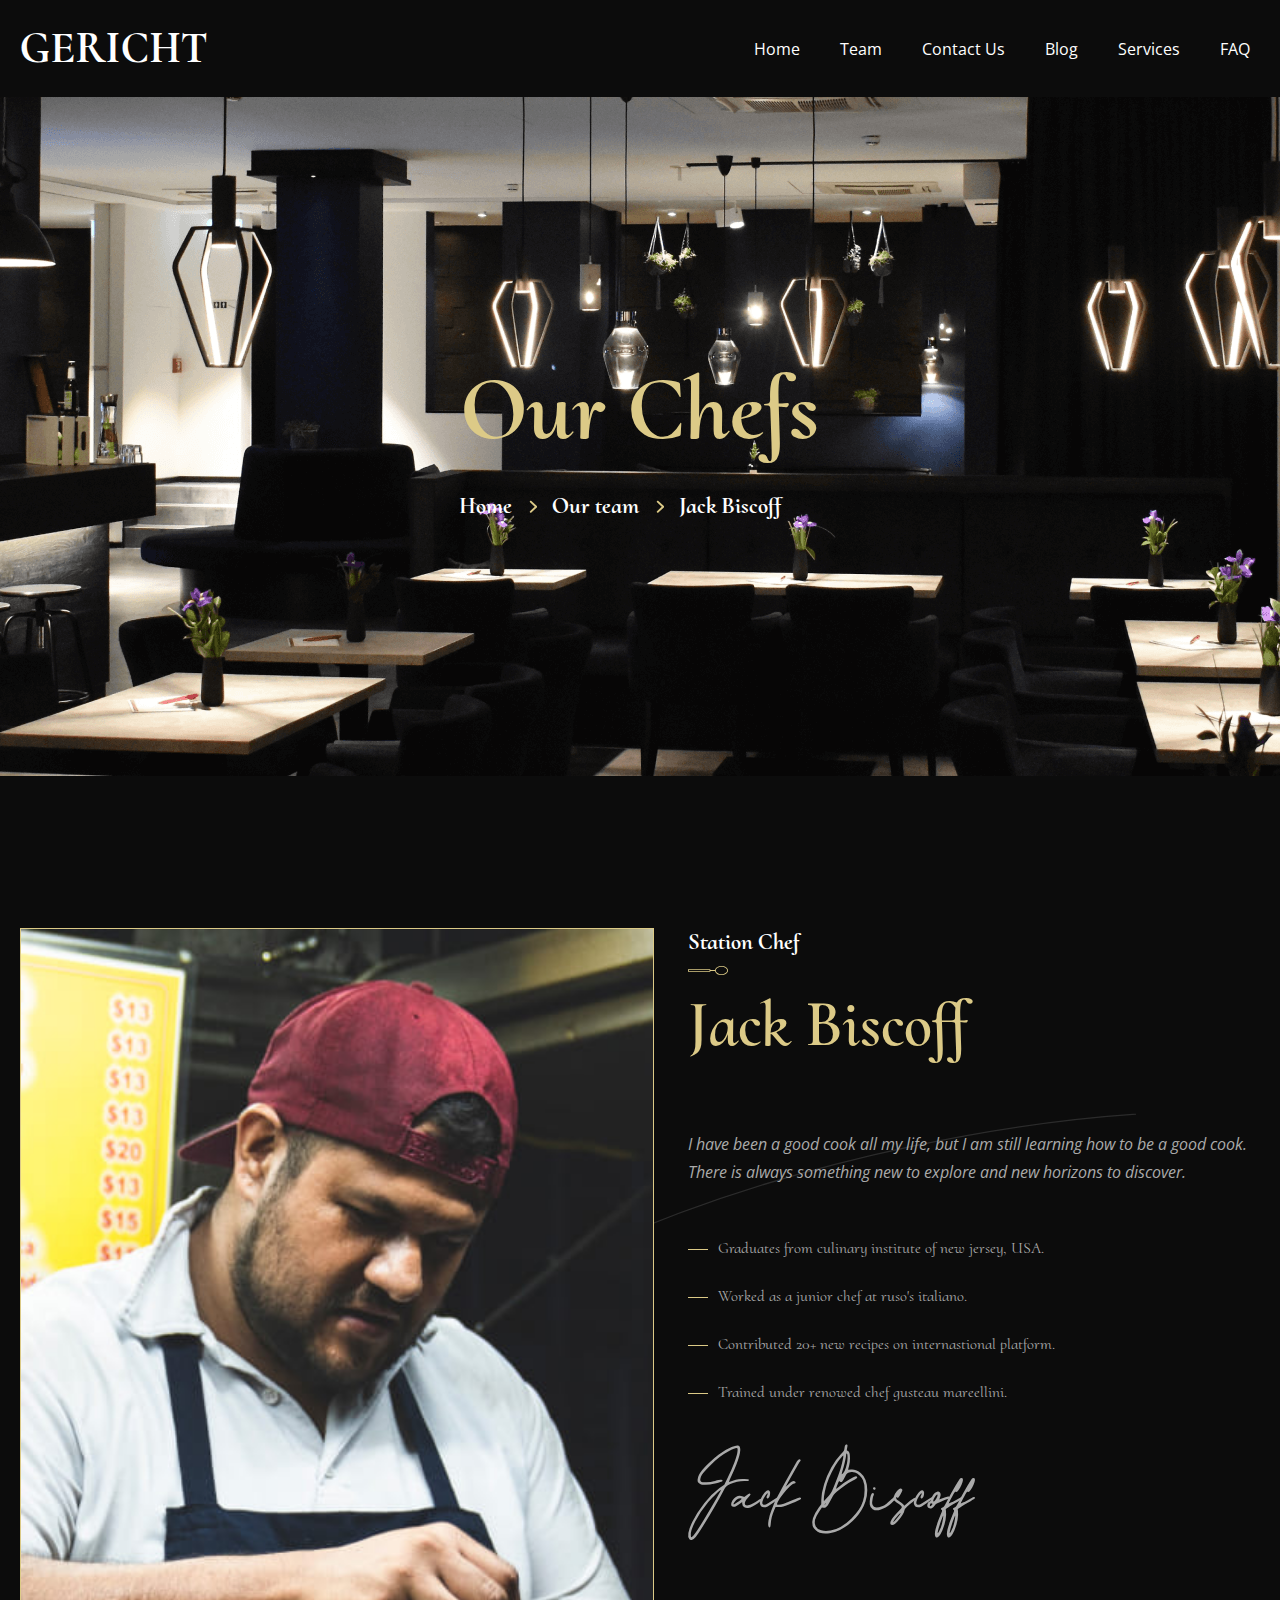
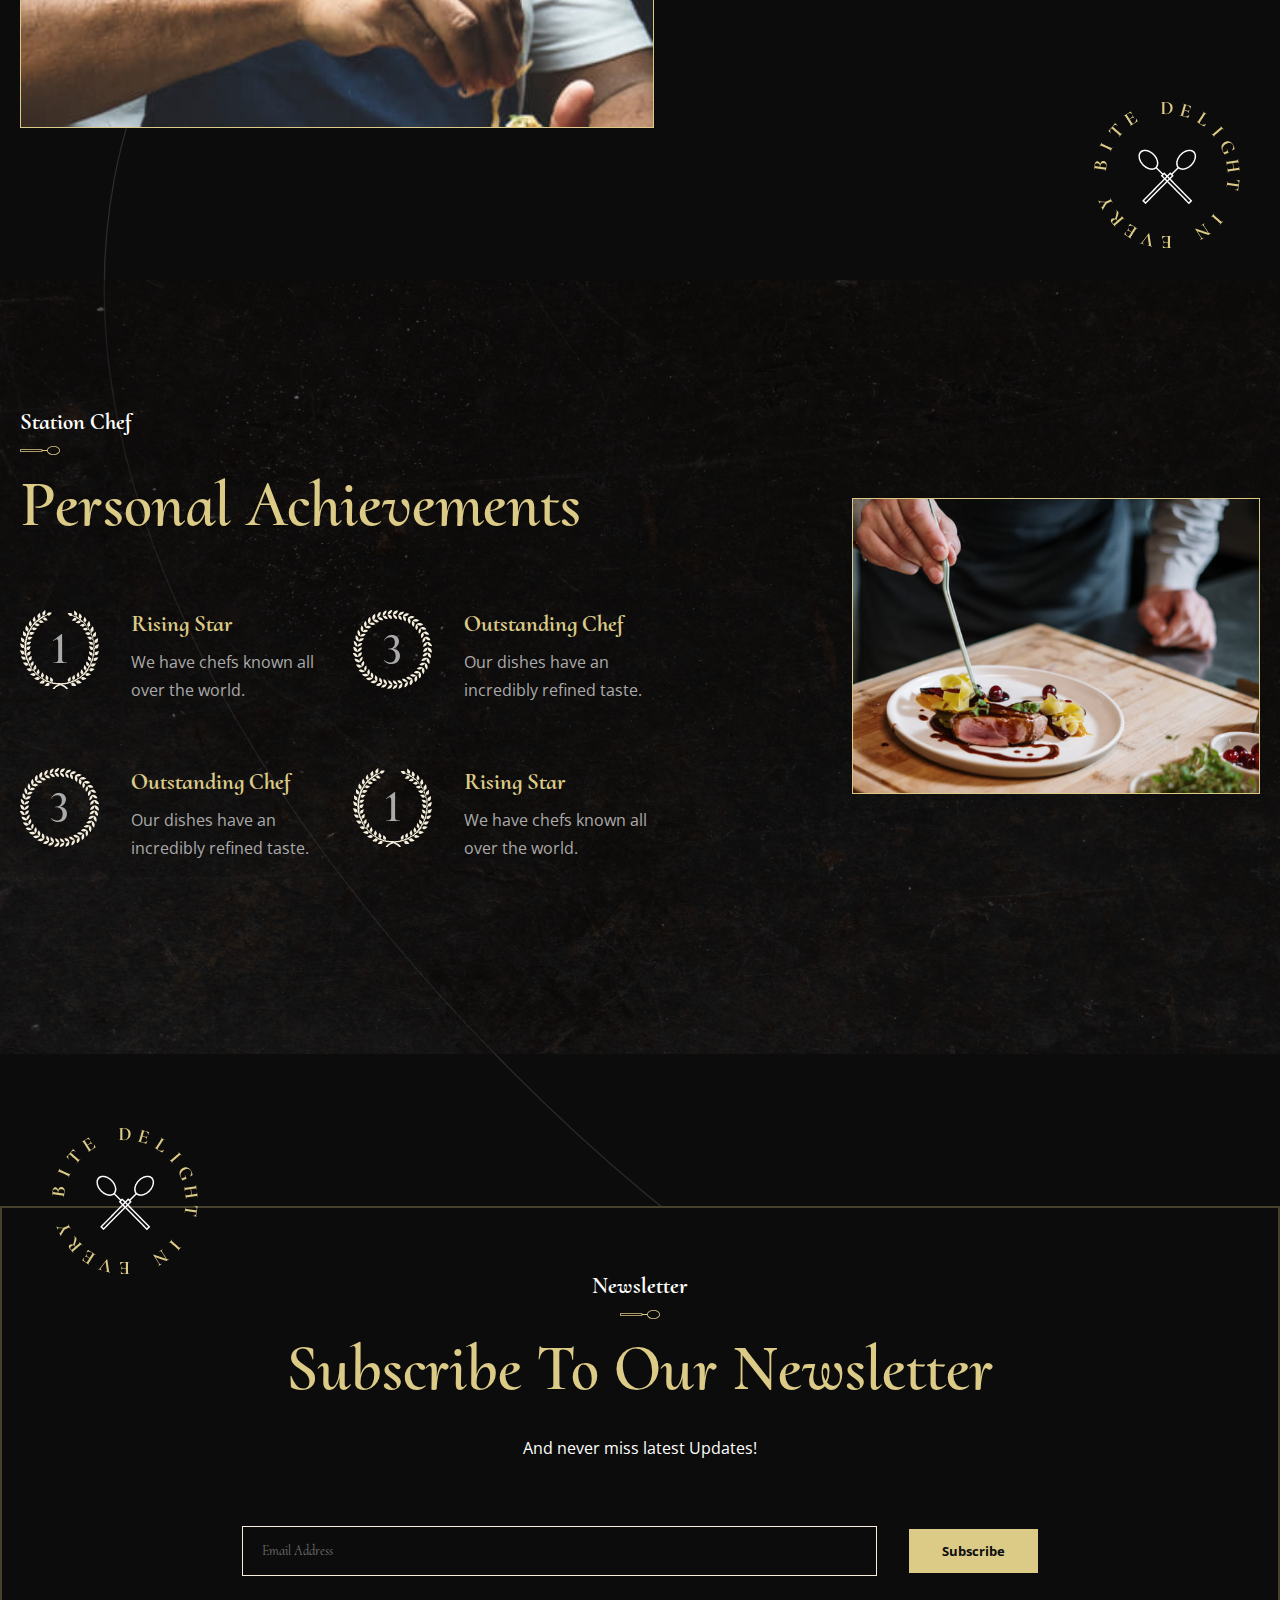
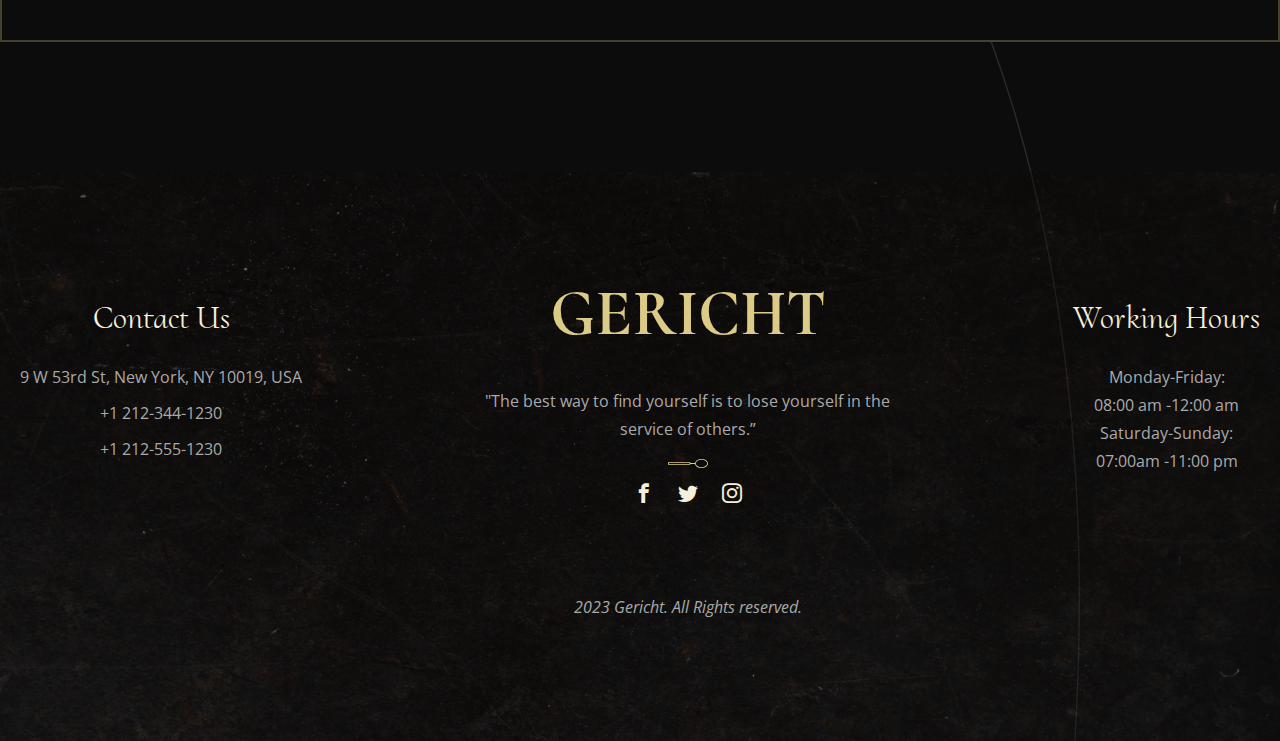
<file: chef-details-biscof.html>
<!DOCTYPE html>
<html lang="en">
<head>
    <meta charset="UTF-8">
    <meta http-equiv="X-UA-Compatible" content="IE=edge">
    <meta name="viewport" content="width=device-width, initial-scale=1.0">
    <meta name="Author" content="Krent Katarina Sergeevna">
    <meta name="Copyright" content="Krent Katarina Sergeevna">
    <link rel="stylesheet" href="styles/nullstyle.css">
    <link rel="stylesheet" href="styles/styles.css">
    <link rel="preconnect" href="https://fonts.googleapis.com">
    <link rel="preconnect" href="https://fonts.gstatic.com" crossorigin>
    <link href="https://fonts.googleapis.com/css2?family=Cormorant+Upright:wght@400;600;700&family=Open+Sans:wght@400;600&display=swap" rel="stylesheet">
    <link rel="apple-touch-icon" sizes="180x180" href="images/icons/favicon/apple-touch-icon.png">
    <link rel="icon" type="image/png" sizes="32x32" href="images/icons/favicon/favicon-32x32.png">
    <link rel="icon" type="image/png" sizes="16x16" href="images/icons/favicon/favicon-16x16.png">
    <title>Jack Biscoff</title>
</head>
<body>
    <div class="wrapper">
        <header class="header">
            <div class=" container">
                <a href="index.html" class="header__logo">GERICHT</a>
                <div class="header__menu">
                    <div class="header__menu-icon">
                        <span></span>
                    </div>
                    <nav class="header__menu-body">
                        <ul class="header__menu-list">
                            <li><a href="index.html" class="header__menu-link">Home</a></li>
                            <li><a href="team.html" class="header__menu-link">Team</a></li>
                            <li><a href="contact-us.html" class="header__menu-link">Contact Us</a></li>
                            <li><a href="our-blogs-single-column.html" class="header__menu-link">Blog</a></li>
                            <li><a href="our-services.html" class="header__menu-link">Services</a></li>
                            <li><a href="FAQ.html" class="header__menu-link">FAQ</a></li>
                        </ul>
                    </nav>
                </div>
            </div>
        </header>
        <main class="main">
            <!--навигационный блок-->
            <section class="navigation">
                <div class="container">
                    <h1 class="navigation__title">Our Chefs</h1>
                    <nav>
                        <ul class="navigation__list">
                            <li><a class="navigation__link" href="index.html">Home</a></li>
                            <li><a class="navigation__link" href="team.html">Our team</a></li>
                            <li><a class="navigation__link" href="chef-details-biscof.html">Jack Biscoff</a></li>
                        </ul>
                    </nav>
                </div>
            </section>
            <!--About chef-->
            <section class="chef">
                <div class="container">
                    <div class="chef__left">
                        <img class="chef__image" src="images/content/jack-biscoff.jpg" alt="jack-biscoff-image">
                    </div>
                    <div class="chef__right">
                        <h5 class="chef__subtitle">Station Chef</h5>
                        <img class="spoon-image" src="images/icons/spoon.svg" alt="spoon-image">
                        <h2 class="chef__title">Jack Biscoff</h2>
                        <p class="chef__text">I have been a good cook all my life, but I am still learning how to be a good cook. There is always something new to explore and new horizons to discover.</p>
                        <ul class="chef__list">
                            <li class="chef__item">Graduates from culinary institute of new jersey, USA.</li>
                            <li class="chef__item">Worked as a junior chef at ruso's italiano.</li>
                            <li class="chef__item">Contributed 20+ new recipes on internastional platform.</li>
                            <li class="chef__item">Trained under renowed chef gusteau mareellini.</li>
                        </ul>
                        <p class="chef__sign">Jack Biscoff</p>
                    </div>
                </div>
            </section>
            <!--Achievements-->
            <section class="achievements">
                <div class="container">
                    <div class="achievements__left">
                        <h5 class="achievements__subtitle">Station Chef</h5>
                        <img class="spoon-image" src="images/icons/spoon.svg" alt="spoon-image">
                        <h2 class="achievements__title">Personal Achievements</h2>
                        <div class="achievements__cards">
                            <div class="achievements__card">
                                <div class="achievements__card-left">
                                    <img class="card__image" src="images/icons/laurels-1.svg" alt="laurel-image">
                                </div>
                                <div class="achievements__card-right">
                                    <h5 class="card__title">Rising Star</h5>
                                    <p class="card__text">We have chefs known all over the world.</p>
                                </div>
                            </div>
                            <div class="achievements__card">
                                <div class="achievements__card-left">
                                    <img  class="card__image" src="images/icons/laurels-3.svg" alt="laurel-image">
                                </div>
                                <div class="achievements__card-right">
                                    <h5 class="card__title">Outstanding Chef</h5>
                                    <p class="card__text">Our dishes have an incredibly refined taste.</p>
                                </div>
                            </div>
                            <div class="achievements__card">
                                <div class="achievements__card-left">
                                    <img class="card__image" src="images/icons/laurels-3.svg" alt="laurel-image">
                                </div>
                                <div class="achievements__card-right">
                                    <h5 class="card__title">Outstanding Chef</h5>
                                    <p class="card__text">Our dishes have an incredibly refined taste.</p>
                                </div>
                            </div>
                            <div class="achievements__card">
                                <div class="achievements__card-left">
                                    <img class="card__image" src="images/icons/laurels-1.svg" alt="laurel-image">
                                </div>
                                <div class="achievements__card-right">
                                    <h5 class="card__title">Rising Star</h5>
                                    <p class="card__text">We have chefs known all over the world.</p>
                                </div>
                            </div>
                        </div>
                    </div>
                    <div class="achievements__right">
                        <img class="achievements__image" src="images/achievements.jpg" alt="achievements-image">
                    </div>
                </div>
            </section>
            <!--Поле ввода почты-->
            <section class="newsletter">
                <div class="container">
                    <h5 class="newsletter__subtitle">Newsletter</h5>
                    <img class="spoon-image" src="images/icons/spoon.svg" alt="spoon-image">
                    <h2 class="newsletter__title">Subscribe to Our Newsletter</h2>
                    <p class="newsletter__text">And never miss latest Updates!</p>
                    <form  class="newsletter__form">
                        <input id="email" name="email" placeholder="Email Address" type="email">
                        <button class="newsletter__button">Subscribe</button>
                    </form>
                </div>
            </section>
        </main>
        <!--Подвал страницы-->
        <footer class="footer">
            <div class="container">
                <div class="footer__row">
                    <div class="footer__contact">
                        <h4 class="footer__title">Contact Us</h4>
                        <p class="footer__text">9 W 53rd St, New York, NY 10019, USA</p>
                        <a class="footer__phone" href="tel:+12123441230">+1 212-344-1230</a>
                        <a class="footer__phone" href="tel:+12125551230"> +1 212-555-1230</a>
                    </div>
                    <div class="footer__center">
                        <div class="footer__center-logo">GERICHT</div>
                        <p class="footer__center-text">"The best way to find yourself is to lose yourself in the service of others.”</p>
                        <img class="spoon-image" src="images/icons/spoon.svg" alt="spoon-image">
                        <ul class="footer__center-icons">
                            <li><a class="footer__center-icon" target="_blank" href="https://ru-ru.facebook.com/"><i class="icon-facebook"></i></a></li>
                            <li><a class="footer__center-icon" target="_blank" href="https://twitter.com/"><i class="icon-twitter"></i></a></li>
                            <li><a class="footer__center-icon" target="_blank" href="https://www.instagram.com/"><i class="icon-instagram"></i></a></li>
                        </ul>
                        <address class="footer__address"> 2023 Gericht. All Rights reserved.</address>
                    </div>
                    <div class="footer__hours">
                        <h4 class="footer__title">Working Hours</h4>
                        <p class="footer__text-hours">Monday-Friday: <br> 08:00 am -12:00 am</p>
                        <p class="footer__text-hours">Saturday-Sunday: <br>07:00am -11:00 pm</p>
                    </div>
                </div>
            </div>   
        </footer>
    </div>
<!--Подключение файла скриптов-->
<script src="scripts/script.js"></script>
</body>
</html>
</file>
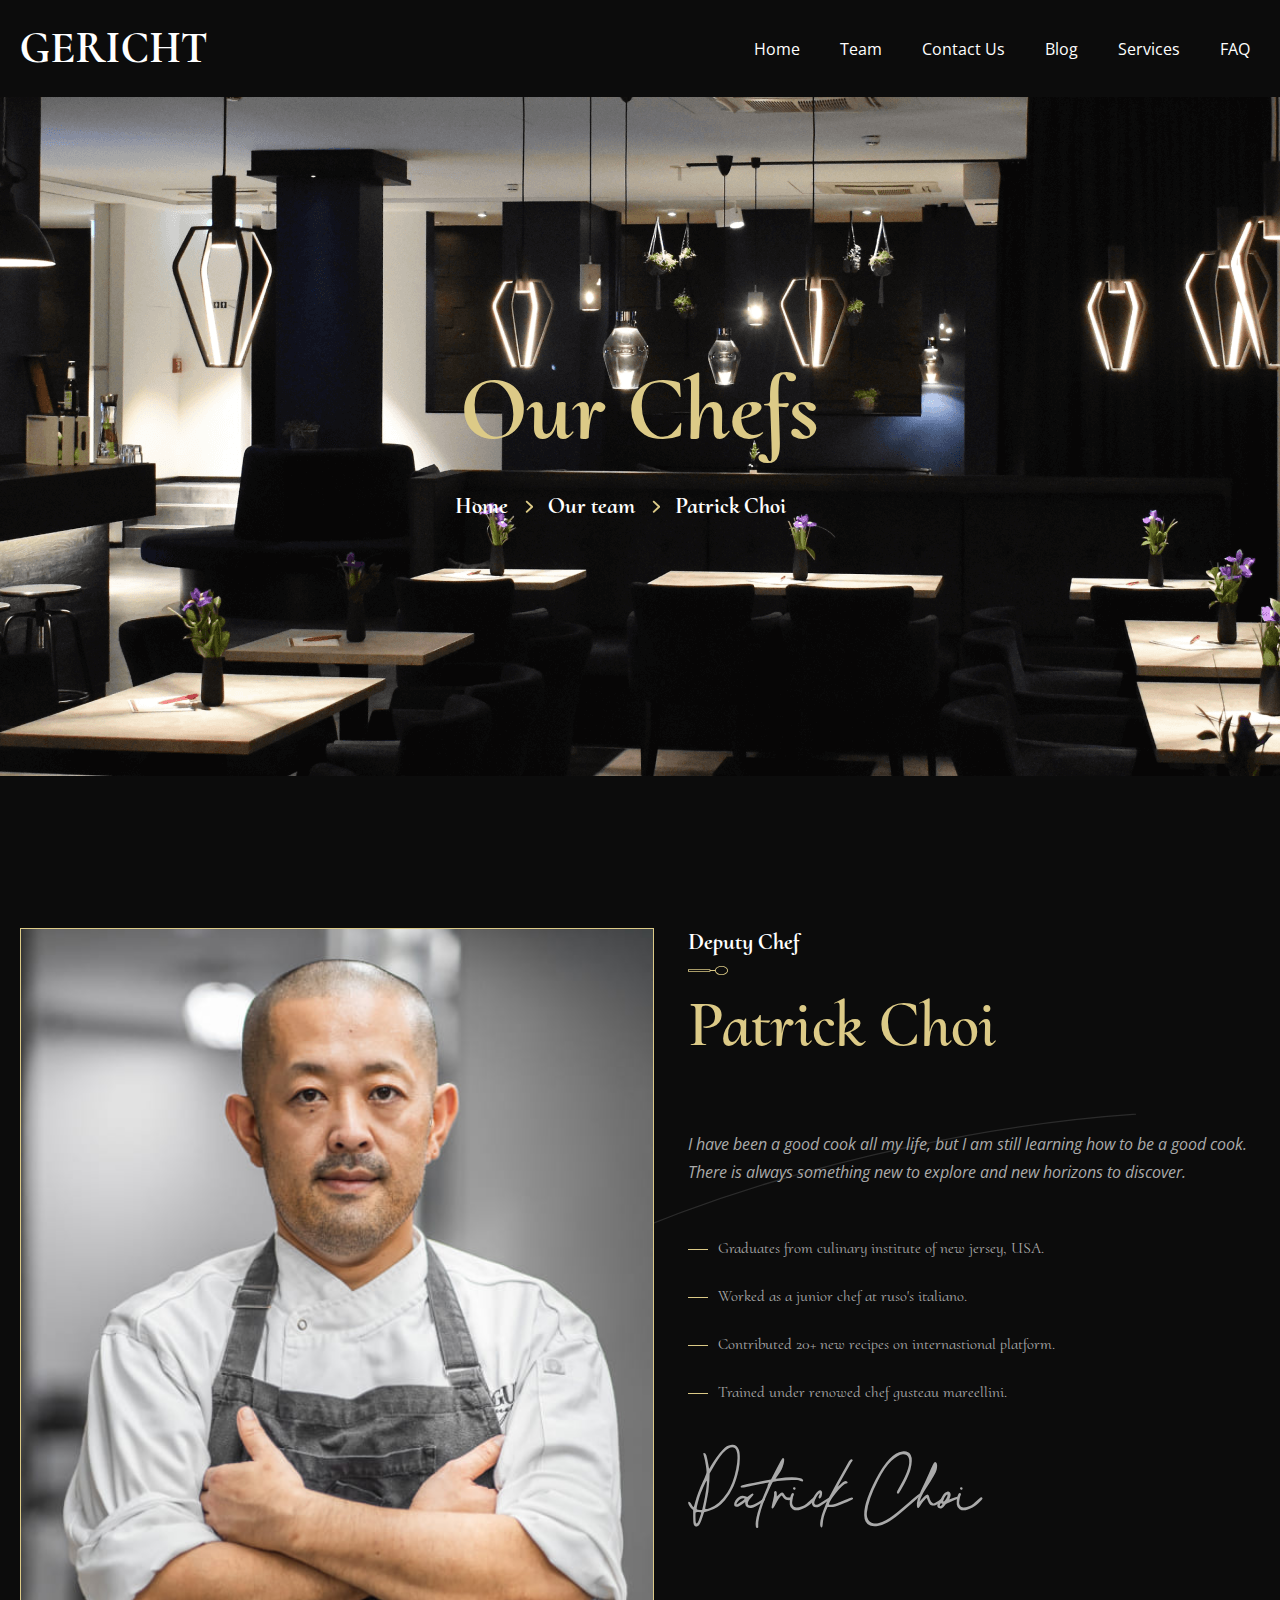
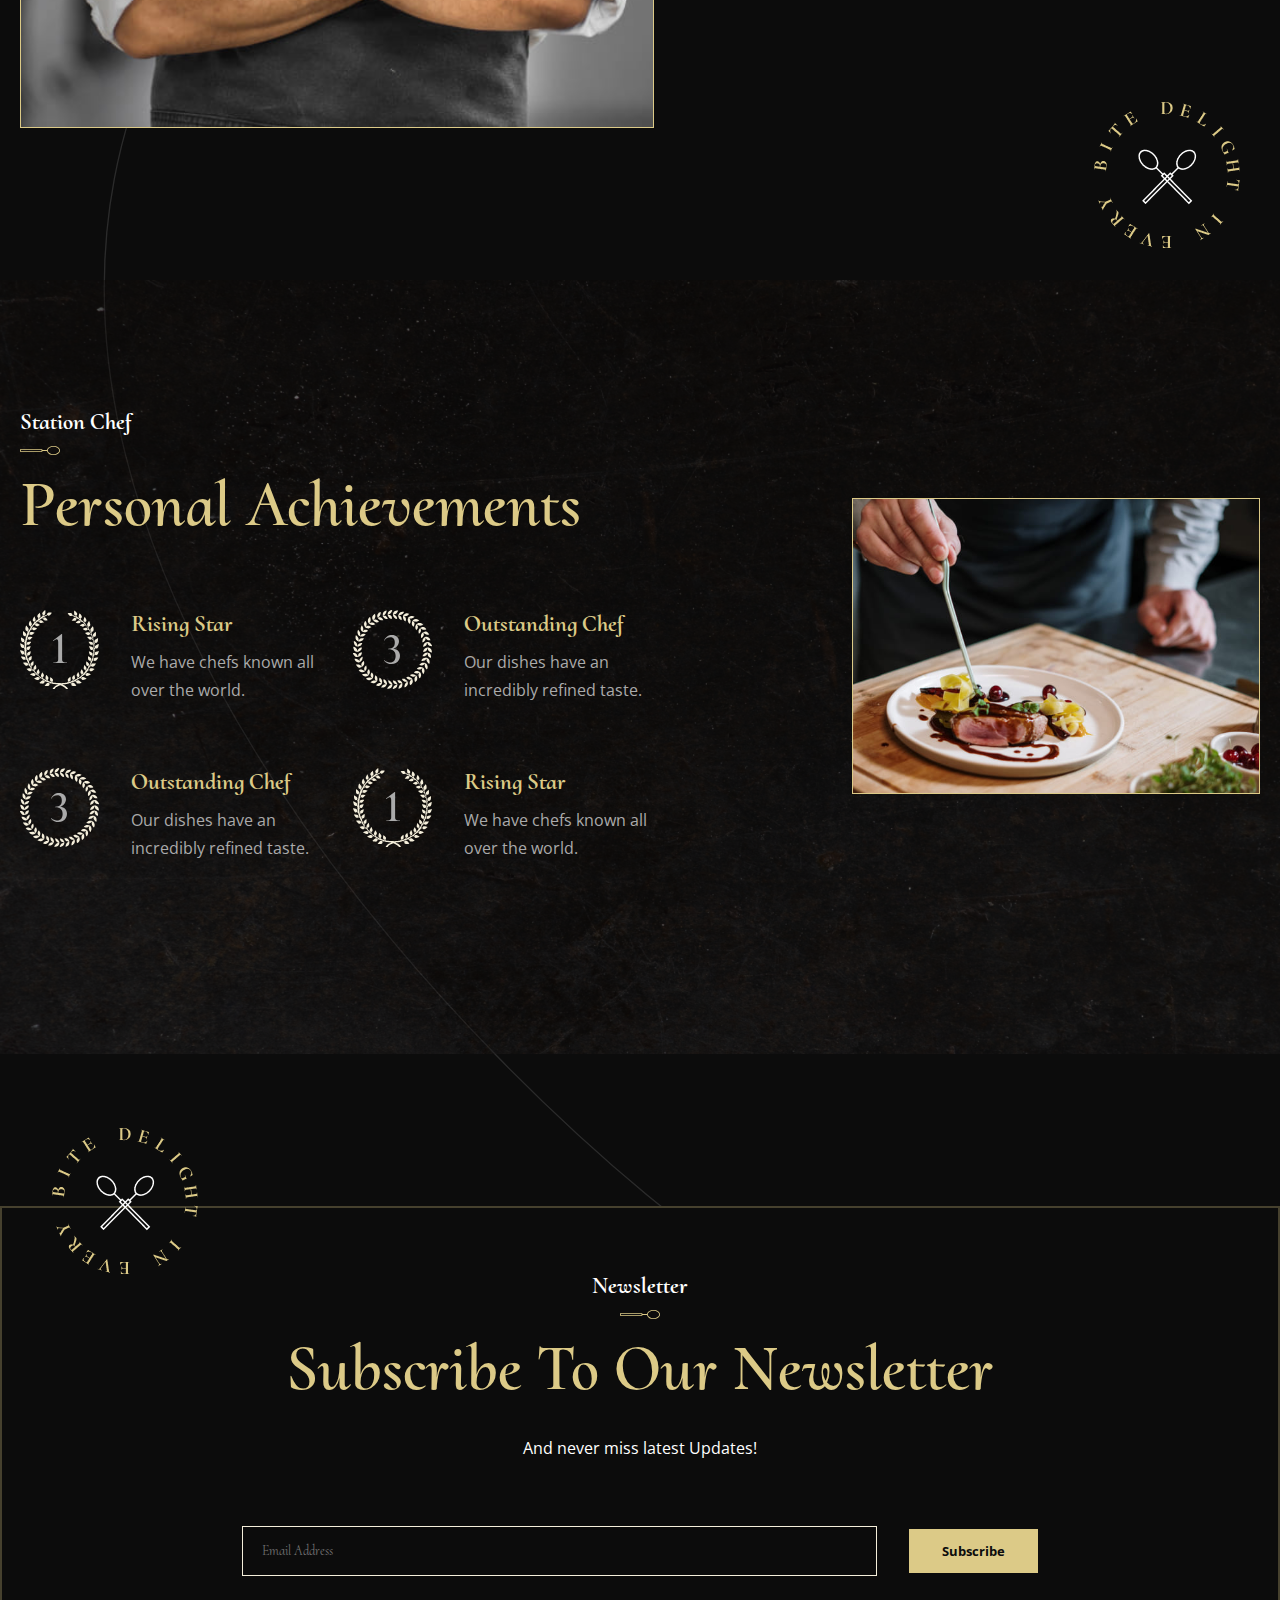
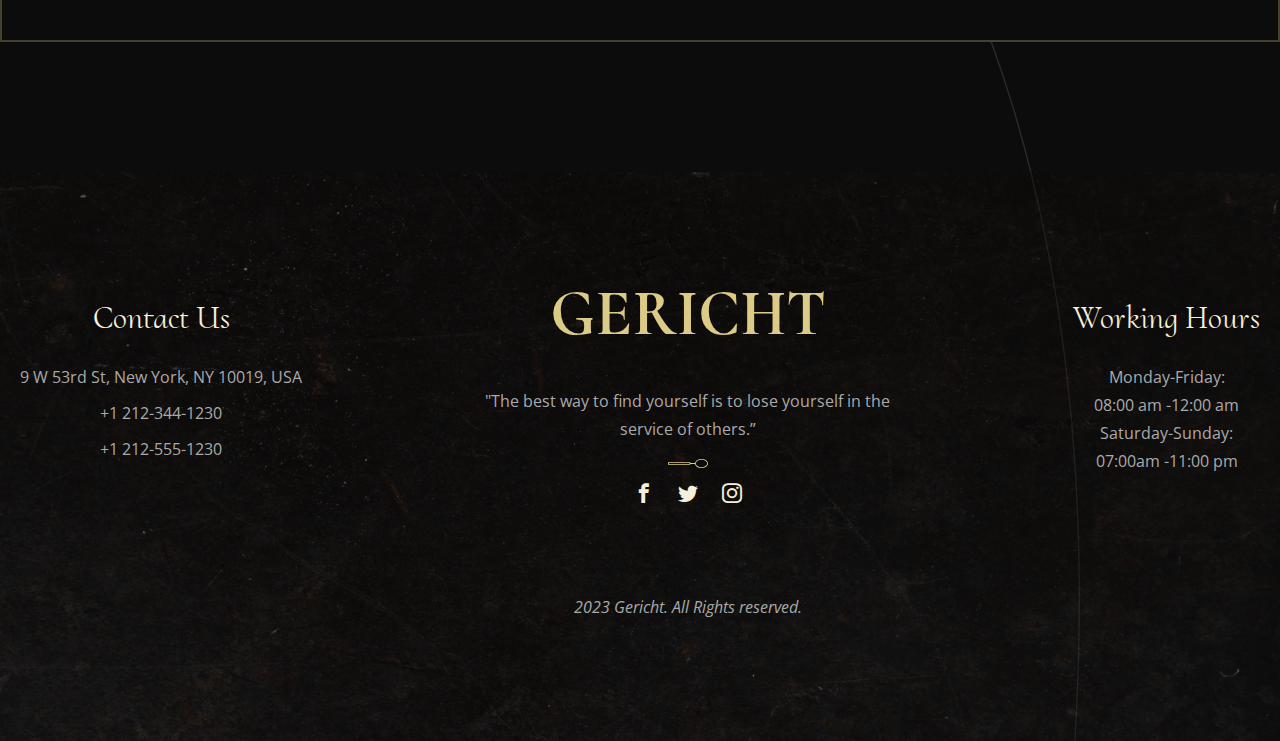
<file: chef-details-choi.html>
<!DOCTYPE html>
<html lang="en">
<head>
    <meta charset="UTF-8">
    <meta http-equiv="X-UA-Compatible" content="IE=edge">
    <meta name="viewport" content="width=device-width, initial-scale=1.0">
    <meta name="Author" content="Krent Katarina Sergeevna">
    <meta name="Copyright" content="Krent Katarina Sergeevna">
    <link rel="stylesheet" href="styles/nullstyle.css">
    <link rel="stylesheet" href="styles/styles.css">
    <link rel="preconnect" href="https://fonts.googleapis.com">
    <link rel="preconnect" href="https://fonts.gstatic.com" crossorigin>
    <link href="https://fonts.googleapis.com/css2?family=Cormorant+Upright:wght@400;600;700&family=Open+Sans:wght@400;600&display=swap" rel="stylesheet">
    <link rel="apple-touch-icon" sizes="180x180" href="images/icons/favicon/apple-touch-icon.png">
    <link rel="icon" type="image/png" sizes="32x32" href="images/icons/favicon/favicon-32x32.png">
    <link rel="icon" type="image/png" sizes="16x16" href="images/icons/favicon/favicon-16x16.png">
    <title>Patrich Choi</title>
</head>
<body>
    <div class="wrapper">
        <header class="header">
            <div class=" container">
                <a href="index.html" class="header__logo">GERICHT</a>
                <div class="header__menu">
                    <div class="header__menu-icon">
                        <span></span>
                    </div>
                    <nav class="header__menu-body">
                        <ul class="header__menu-list">
                            <li><a href="index.html" class="header__menu-link">Home</a></li>
                            <li><a href="team.html" class="header__menu-link">Team</a></li>
                            <li><a href="contact-us.html" class="header__menu-link">Contact Us</a></li>
                            <li><a href="our-blogs-single-column.html" class="header__menu-link">Blog</a></li>
                            <li><a href="our-services.html" class="header__menu-link">Services</a></li>
                            <li><a href="FAQ.html" class="header__menu-link">FAQ</a></li>
                        </ul>
                    </nav>
                </div>
            </div>
        </header>
        <main class="main">
            <!--навигационный блок-->
            <section class="navigation">
                <div class="container">
                    <h1 class="navigation__title">Our Chefs</h1>
                    <nav>
                        <ul class="navigation__list">
                            <li><a class="navigation__link" href="index.html">Home</a></li>
                            <li><a class="navigation__link" href="team.html">Our team</a></li>
                            <li><a class="navigation__link" href="chef-details-choi.html">Patrick Choi</a></li>
                        </ul>
                    </nav>
                </div>
            </section>
            <!--About chef-->
            <section class="chef">
                <div class="container">
                    <div class="chef__left">
                        <img class="chef__image" src="images/content/patrick-choi.jpg" alt="patrick-choi-image">
                    </div>
                    <div class="chef__right">
                        <h5 class="chef__subtitle">Deputy Chef</h5>
                        <img class="spoon-image" src="images/icons/spoon.svg" alt="spoon-image">
                        <h2 class="chef__title">Patrick Choi</h2>
                        <p class="chef__text">I have been a good cook all my life, but I am still learning how to be a good cook. There is always something new to explore and new horizons to discover.</p>
                        <ul class="chef__list">
                            <li class="chef__item">Graduates from culinary institute of new jersey, USA.</li>
                            <li class="chef__item">Worked as a junior chef at ruso's italiano.</li>
                            <li class="chef__item">Contributed 20+ new recipes on internastional platform.</li>
                            <li class="chef__item">Trained under renowed chef gusteau mareellini.</li>
                        </ul>
                        <p class="chef__sign">Patrick Choi</p>
                    </div>
                </div>
            </section>
            <!--Achievements-->
            <section class="achievements">
                <div class="container">
                    <div class="achievements__left">
                        <h5 class="achievements__subtitle">Station Chef</h5>
                        <img class="spoon-image" src="images/icons/spoon.svg" alt="spoon-image">
                        <h2 class="achievements__title">Personal Achievements</h2>
                        <div class="achievements__cards">
                            <div class="achievements__card">
                                <div class="achievements__card-left">
                                    <img class="card__image" src="images/icons/laurels-1.svg" alt="laurel-image">
                                </div>
                                <div class="achievements__card-right">
                                    <h5 class="card__title">Rising Star</h5>
                                    <p class="card__text">We have chefs known all over the world.</p>
                                </div>
                            </div>
                            <div class="achievements__card">
                                <div class="achievements__card-left">
                                    <img  class="card__image" src="images/icons/laurels-3.svg" alt="laurel-image">
                                </div>
                                <div class="achievements__card-right">
                                    <h5 class="card__title">Outstanding Chef</h5>
                                    <p class="card__text">Our dishes have an incredibly refined taste.</p>
                                </div>
                            </div>
                            <div class="achievements__card">
                                <div class="achievements__card-left">
                                    <img class="card__image" src="images/icons/laurels-3.svg" alt="laurel-image">
                                </div>
                                <div class="achievements__card-right">
                                    <h5 class="card__title">Outstanding Chef</h5>
                                    <p class="card__text">Our dishes have an incredibly refined taste.</p>
                                </div>
                            </div>
                            <div class="achievements__card">
                                <div class="achievements__card-left">
                                    <img class="card__image" src="images/icons/laurels-1.svg" alt="laurel-image">
                                </div>
                                <div class="achievements__card-right">
                                    <h5 class="card__title">Rising Star</h5>
                                    <p class="card__text">We have chefs known all over the world.</p>
                                </div>
                            </div>
                        </div>
                    </div>
                    <div class="achievements__right">
                        <img class="achievements__image" src="images/achievements.jpg" alt="achievements-image">
                    </div>
                </div>
            </section>
            <!--Поле ввода почты-->
            <section class="newsletter">
                <div class="container">
                    <h5 class="newsletter__subtitle">Newsletter</h5>
                    <img class="spoon-image" src="images/icons/spoon.svg" alt="spoon-image">
                    <h2 class="newsletter__title">Subscribe to Our Newsletter</h2>
                    <p class="newsletter__text">And never miss latest Updates!</p>
                    <form class="newsletter__form">
                        <input id="email" name="email" placeholder="Email Address" type="email">
                        <button class="newsletter__button">Subscribe</button>
                    </form>
                </div>
            </section>
        </main>
        <!--Подвал страницы-->
        <footer class="footer">
            <div class="container">
                <div class="footer__row">
                    <div class="footer__contact">
                        <h4 class="footer__title">Contact Us</h4>
                        <p class="footer__text">9 W 53rd St, New York, NY 10019, USA</p>
                        <a class="footer__phone" href="tel:+12123441230">+1 212-344-1230</a>
                        <a class="footer__phone" href="tel:+12125551230"> +1 212-555-1230</a>
                    </div>
                    <div class="footer__center">
                        <div class="footer__center-logo">GERICHT</div>
                        <p class="footer__center-text">"The best way to find yourself is to lose yourself in the service of others.”</p>
                        <img class="spoon-image" src="images/icons/spoon.svg" alt="spoon-image">
                        <ul class="footer__center-icons">
                            <li><a class="footer__center-icon" target="_blank" href="https://ru-ru.facebook.com/"><i class="icon-facebook"></i></a></li>
                            <li><a class="footer__center-icon" target="_blank" href="https://twitter.com/"><i class="icon-twitter"></i></a></li>
                            <li><a class="footer__center-icon" target="_blank" href="https://www.instagram.com/"><i class="icon-instagram"></i></a></li>
                        </ul>
                        <address class="footer__address">2023 Gericht. All Rights reserved.</address>
                    </div>
                    <div class="footer__hours">
                        <h4 class="footer__title">Working Hours</h4>
                        <p class="footer__text-hours">Monday-Friday: <br> 08:00 am -12:00 am</p>
                        <p class="footer__text-hours">Saturday-Sunday: <br>07:00am -11:00 pm</p>
                    </div>
                </div>
            </div>   
        </footer>
    </div>
<!--Подключение файла скриптов-->
<script src="scripts/script.js"></script>
</body>
</html>
</file>
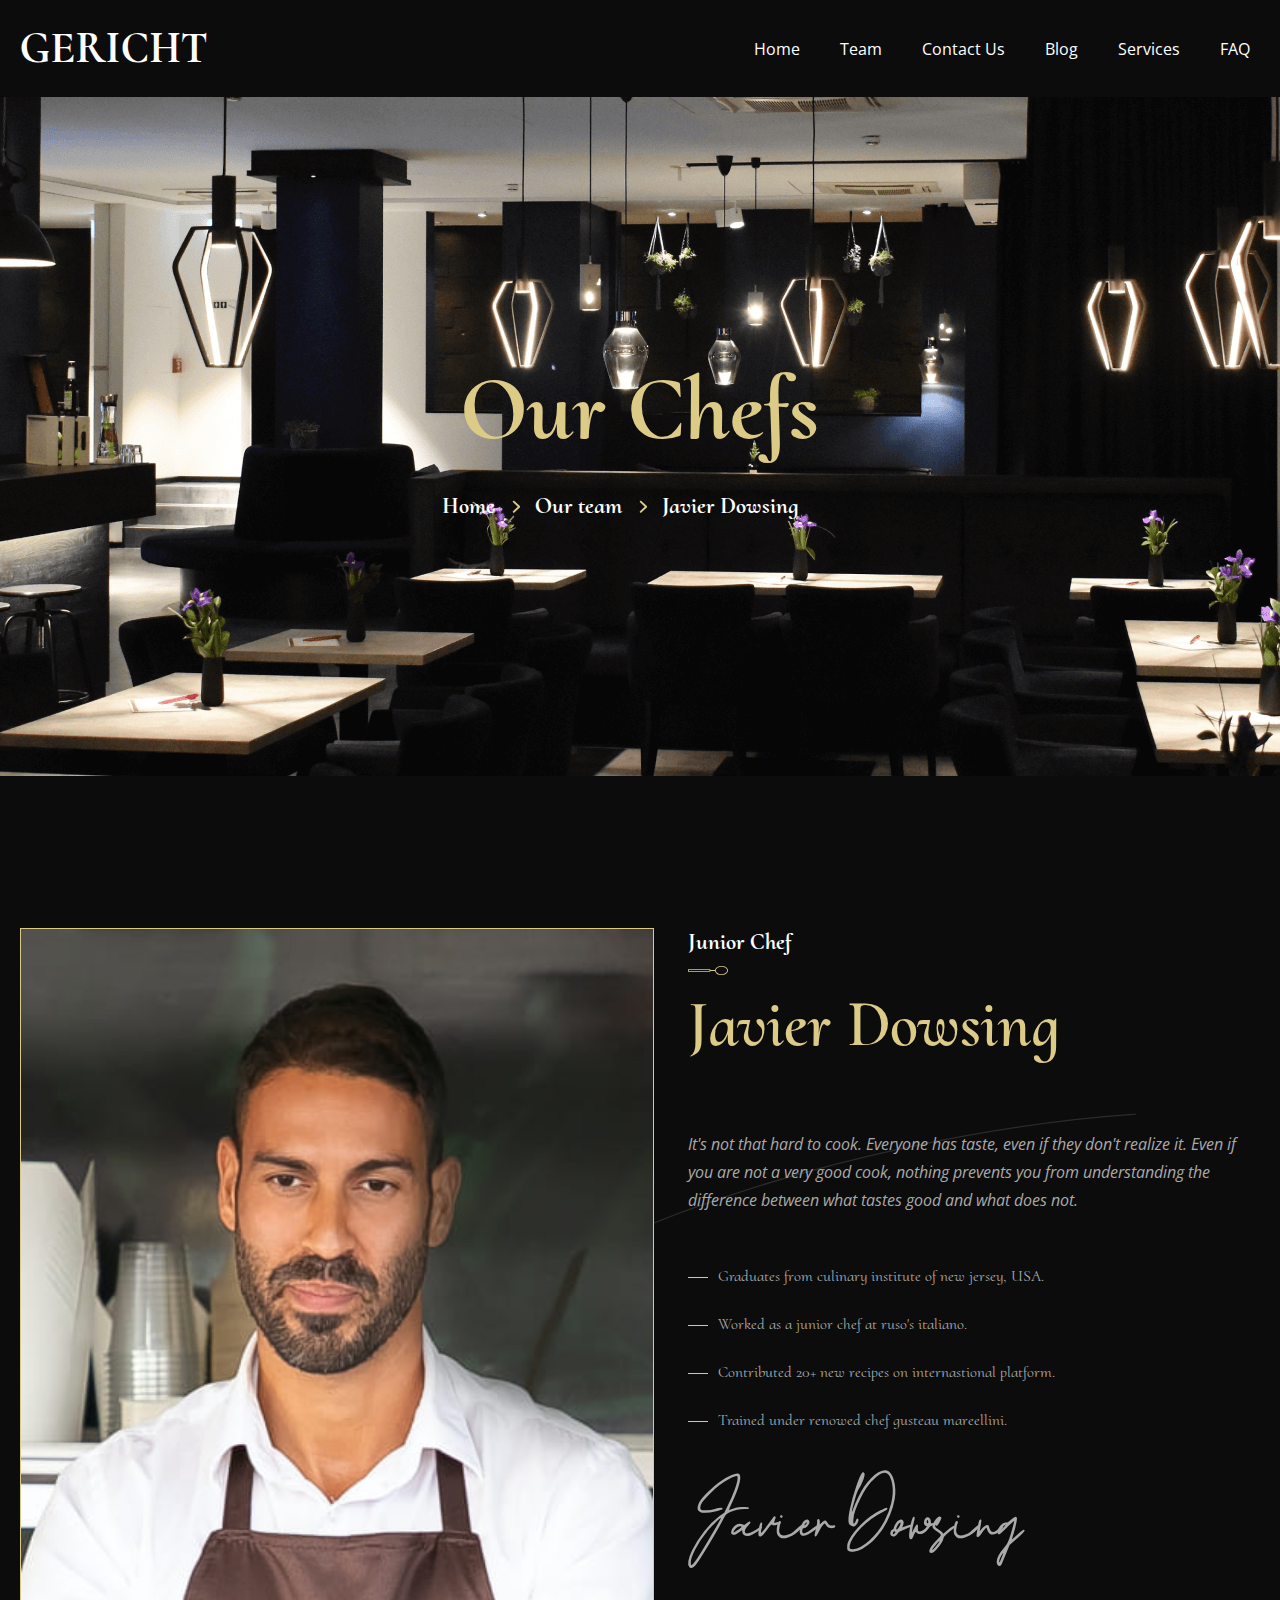
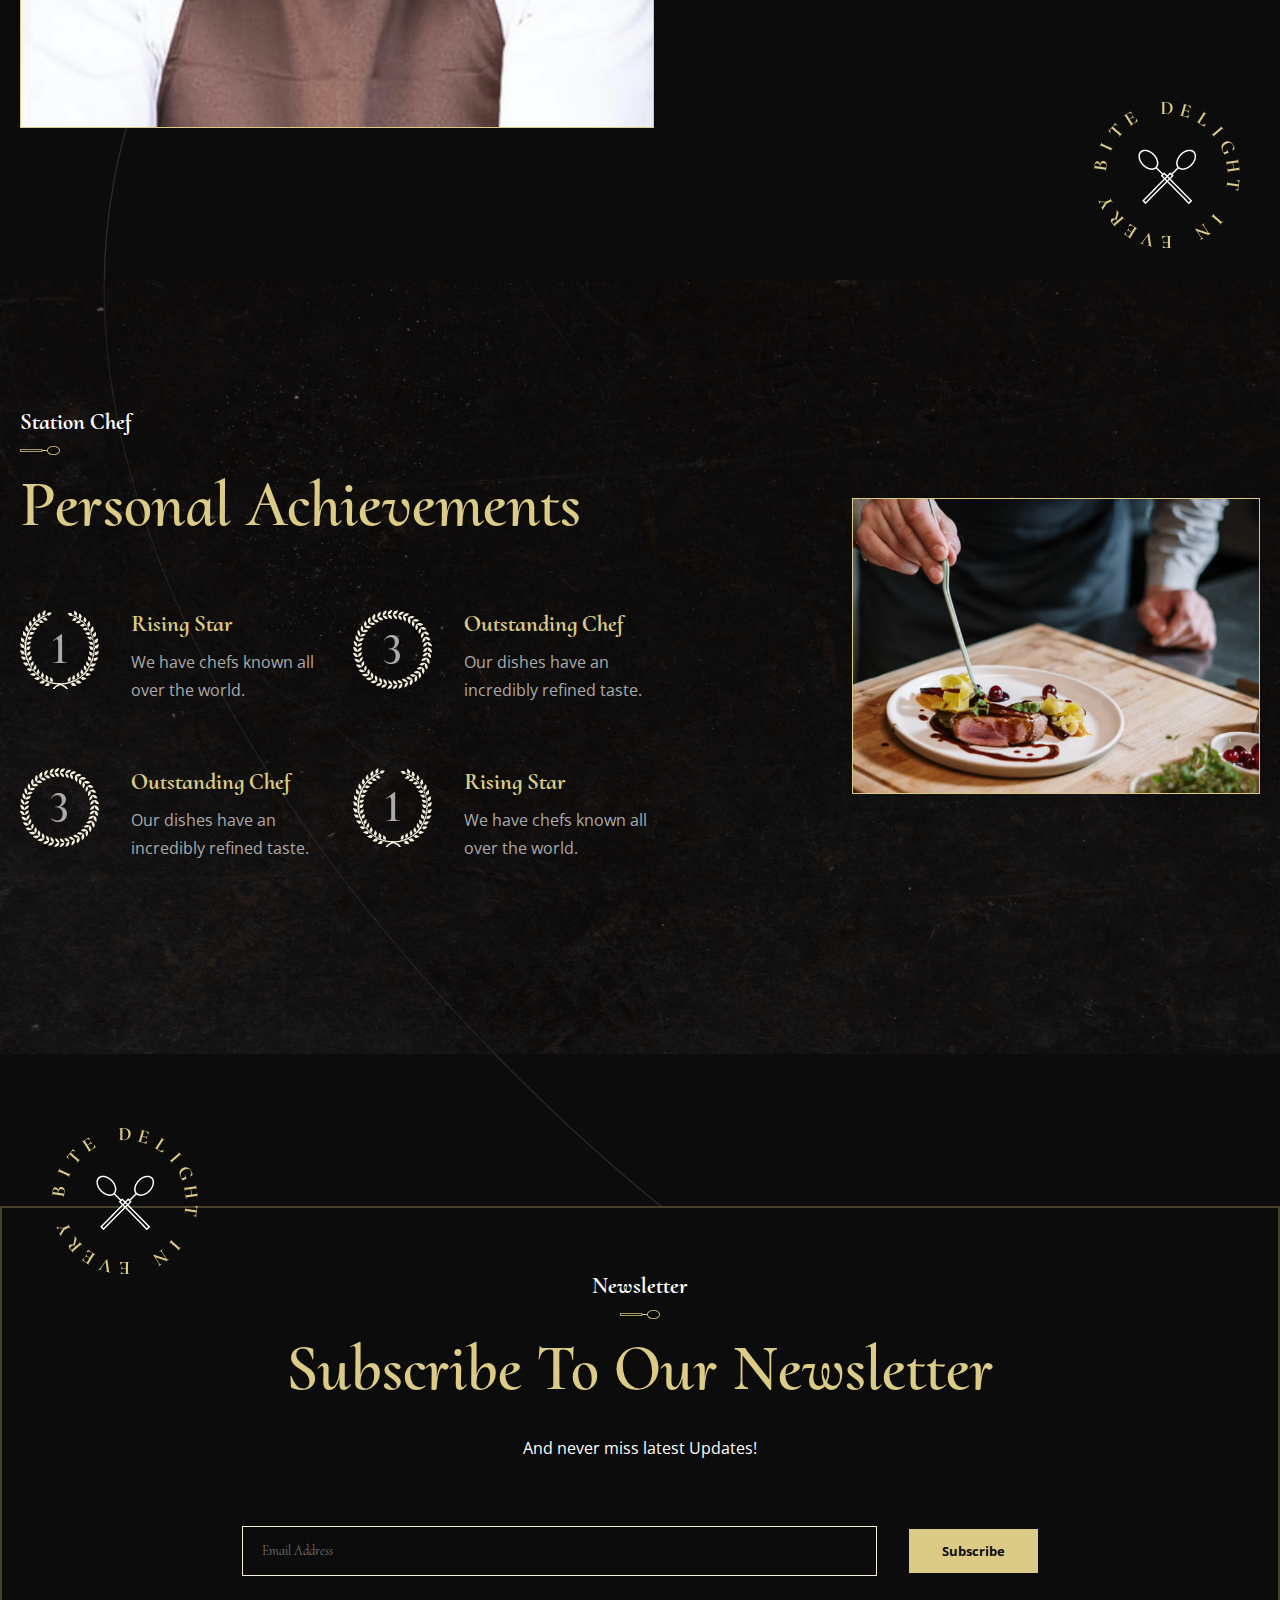
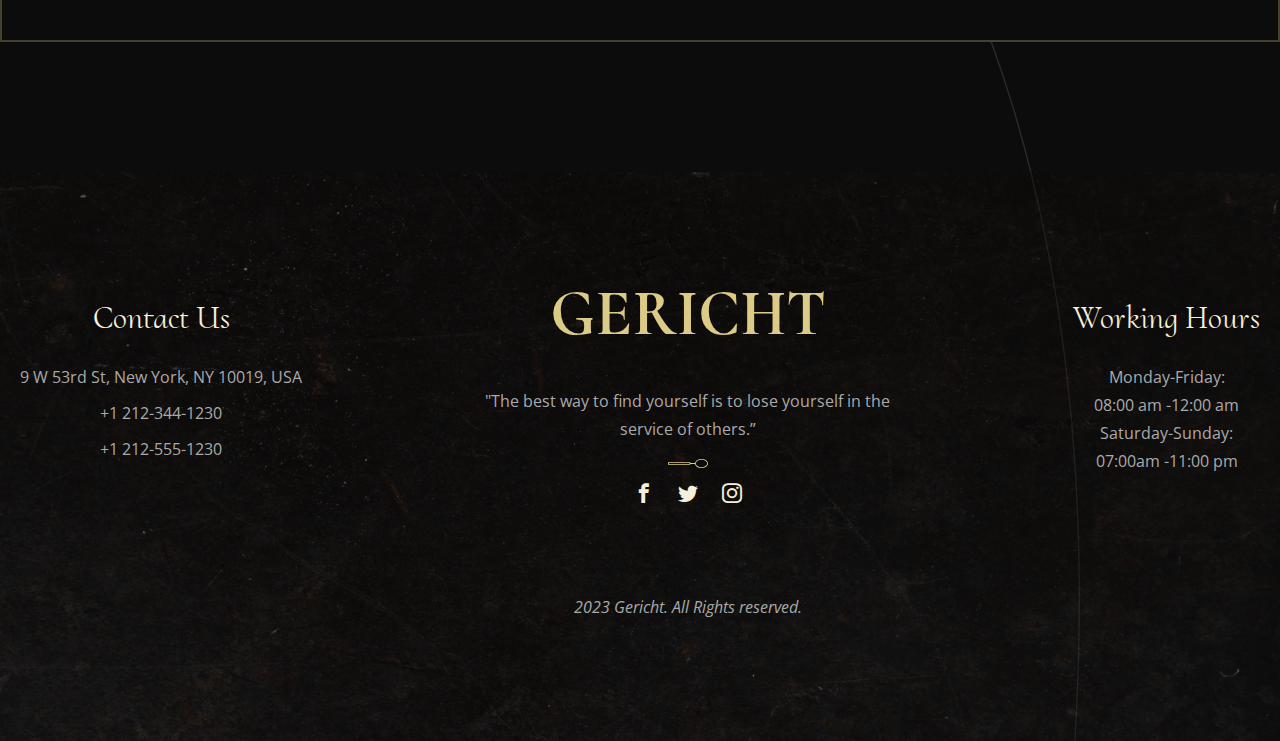
<file: chef-details-dowsing.html>
<!DOCTYPE html>
<html lang="en">
<head>
    <meta charset="UTF-8">
    <meta http-equiv="X-UA-Compatible" content="IE=edge">
    <meta name="viewport" content="width=device-width, initial-scale=1.0">
    <meta name="Author" content="Krent Katarina Sergeevna">
    <meta name="Copyright" content="Krent Katarina Sergeevna">
    <link rel="stylesheet" href="styles/nullstyle.css">
    <link rel="stylesheet" href="styles/styles.css">
    <link rel="preconnect" href="https://fonts.googleapis.com">
    <link rel="preconnect" href="https://fonts.gstatic.com" crossorigin>
    <link href="https://fonts.googleapis.com/css2?family=Cormorant+Upright:wght@400;600;700&family=Open+Sans:wght@400;600&display=swap" rel="stylesheet">
    <link rel="apple-touch-icon" sizes="180x180" href="images/icons/favicon/apple-touch-icon.png">
    <link rel="icon" type="image/png" sizes="32x32" href="images/icons/favicon/favicon-32x32.png">
    <link rel="icon" type="image/png" sizes="16x16" href="images/icons/favicon/favicon-16x16.png">
    <title>Javier Dowsing</title>
</head>
<body>
    <div class="wrapper">
        <header class="header">
            <div class=" container">
                <a href="index.html" class="header__logo">GERICHT</a>
                <div class="header__menu">
                    <div class="header__menu-icon">
                        <span></span>
                    </div>
                    <nav class="header__menu-body">
                        <ul class="header__menu-list">
                            <li><a href="index.html" class="header__menu-link">Home</a></li>
                            <li><a href="team.html" class="header__menu-link">Team</a></li>
                            <li><a href="contact-us.html" class="header__menu-link">Contact Us</a></li>
                            <li><a href="our-blogs-single-column.html" class="header__menu-link">Blog</a></li>
                            <li><a href="our-services.html" class="header__menu-link">Services</a></li>
                            <li><a href="FAQ.html" class="header__menu-link">FAQ</a></li>
                        </ul>
                    </nav>
                </div>
            </div>
        </header>
        <main class="main">
            <!--навигационный блок-->
            <section class="navigation">
                <div class="container">
                    <h1 class="navigation__title">Our Chefs</h1>
                    <nav>
                        <ul class="navigation__list">
                            <li><a class="navigation__link" href="index.html">Home</a></li>
                            <li><a class="navigation__link" href="team.html">Our team</a></li>
                            <li><a class="navigation__link" href="chef-details-dowsing.html">Javier Dowsing</a></li>
                        </ul>
                    </nav>
                </div>
            </section>
            <!--About chef-->
            <section class="chef">
                <div class="container">
                    <div class="chef__left">
                        <img class="chef__image" src="images/content/javier-dowsing.jpg" alt="javier-dowsinf-image">
                    </div>
                    <div class="chef__right">
                        <h5 class="chef__subtitle">Junior Chef</h5>
                        <img class="spoon-image" src="images/icons/spoon.svg" alt="spoon-image">
                        <h2 class="chef__title">Javier Dowsing</h2>
                        <p class="chef__text">It's not that hard to cook. Everyone has taste, even if they don't realize it. Even if you are not a very good cook, nothing prevents you from understanding the difference between what tastes good and what does not.</p>
                        <ul class="chef__list">
                            <li class="chef__item">Graduates from culinary institute of new jersey, USA.</li>
                            <li class="chef__item">Worked as a junior chef at ruso's italiano.</li>
                            <li class="chef__item">Contributed 20+ new recipes on internastional platform.</li>
                            <li class="chef__item">Trained under renowed chef gusteau mareellini.</li>
                        </ul>
                        <p class="chef__sign">Javier Dowsing</p>
                    </div>
                </div>
            </section>
            <!--Achievements-->
            <section class="achievements">
                <div class="container">
                    <div class="achievements__left">
                        <h5 class="achievements__subtitle">Station Chef</h5>
                        <img class="spoon-image" src="images/icons/spoon.svg" alt="spoon-image">
                        <h2 class="achievements__title">Personal Achievements</h2>
                        <div class="achievements__cards">
                            <div class="achievements__card">
                                <div class="achievements__card-left">
                                    <img class="card__image" src="images/icons/laurels-1.svg" alt="laurel-image">
                                </div>
                                <div class="achievements__card-right">
                                    <h5 class="card__title">Rising Star</h5>
                                    <p class="card__text">We have chefs known all over the world.</p>
                                </div>
                            </div>
                            <div class="achievements__card">
                                <div class="achievements__card-left">
                                    <img  class="card__image" src="images/icons/laurels-3.svg" alt="laurel-image">
                                </div>
                                <div class="achievements__card-right">
                                    <h5 class="card__title">Outstanding Chef</h5>
                                    <p class="card__text">Our dishes have an incredibly refined taste.</p>
                                </div>
                            </div>
                            <div class="achievements__card">
                                <div class="achievements__card-left">
                                    <img class="card__image" src="images/icons/laurels-3.svg" alt="laurel-image">
                                </div>
                                <div class="achievements__card-right">
                                    <h5 class="card__title">Outstanding Chef</h5>
                                    <p class="card__text">Our dishes have an incredibly refined taste.</p>
                                </div>
                            </div>
                            <div class="achievements__card">
                                <div class="achievements__card-left">
                                    <img class="card__image" src="images/icons/laurels-1.svg" alt="laurel-image">
                                </div>
                                <div class="achievements__card-right">
                                    <h5 class="card__title">Rising Star</h5>
                                    <p class="card__text">We have chefs known all over the world.</p>
                                </div>
                            </div>
                        </div>
                    </div>
                    <div class="achievements__right">
                        <img class="achievements__image" src="images/achievements.jpg" alt="achievements-image">
                    </div>
                </div>
            </section>
            <!--Поле ввода почты-->
            <section class="newsletter">
                <div class="container">
                    <h5 class="newsletter__subtitle">Newsletter</h5>
                    <img class="spoon-image" src="images/icons/spoon.svg" alt="spoon-image">
                    <h2 class="newsletter__title">Subscribe to Our Newsletter</h2>
                    <p class="newsletter__text">And never miss latest Updates!</p>
                    <form class="newsletter__form">
                        <input id="email" name="email" placeholder="Email Address" type="email">
                        <button class="newsletter__button">Subscribe</button>
                    </form>
                </div>
            </section>
        </main>
        <!--Подвал страницы-->
        <footer class="footer">
            <div class="container">
                <div class="footer__row">
                    <div class="footer__contact">
                        <h4 class="footer__title">Contact Us</h4>
                        <p class="footer__text">9 W 53rd St, New York, NY 10019, USA</p>
                        <a class="footer__phone" href="tel:+12123441230">+1 212-344-1230</a>
                        <a class="footer__phone" href="tel:+12125551230"> +1 212-555-1230</a>
                    </div>
                    <div class="footer__center">
                        <div class="footer__center-logo">GERICHT</div>
                        <p class="footer__center-text">"The best way to find yourself is to lose yourself in the service of others.”</p>
                        <img class="spoon-image" src="images/icons/spoon.svg" alt="spoon-image">
                        <ul class="footer__center-icons">
                            <li><a class="footer__center-icon" target="_blank" href="https://ru-ru.facebook.com/"><i class="icon-facebook"></i></a></li>
                            <li><a class="footer__center-icon" target="_blank" href="https://twitter.com/"><i class="icon-twitter"></i></a></li>
                            <li><a class="footer__center-icon" target="_blank" href="https://www.instagram.com/"><i class="icon-instagram"></i></a></li>
                        </ul>
                        <address class="footer__address">2023 Gericht. All Rights reserved.</address>
                    </div>
                    <div class="footer__hours">
                        <h4 class="footer__title">Working Hours</h4>
                        <p class="footer__text-hours">Monday-Friday: <br> 08:00 am -12:00 am</p>
                        <p class="footer__text-hours">Saturday-Sunday: <br>07:00am -11:00 pm</p>
                    </div>
                </div>
            </div>   
        </footer>
    </div>
<!--Подключение файла скриптов-->
<script src="scripts/script.js"></script>
</body>
</html>
</file>
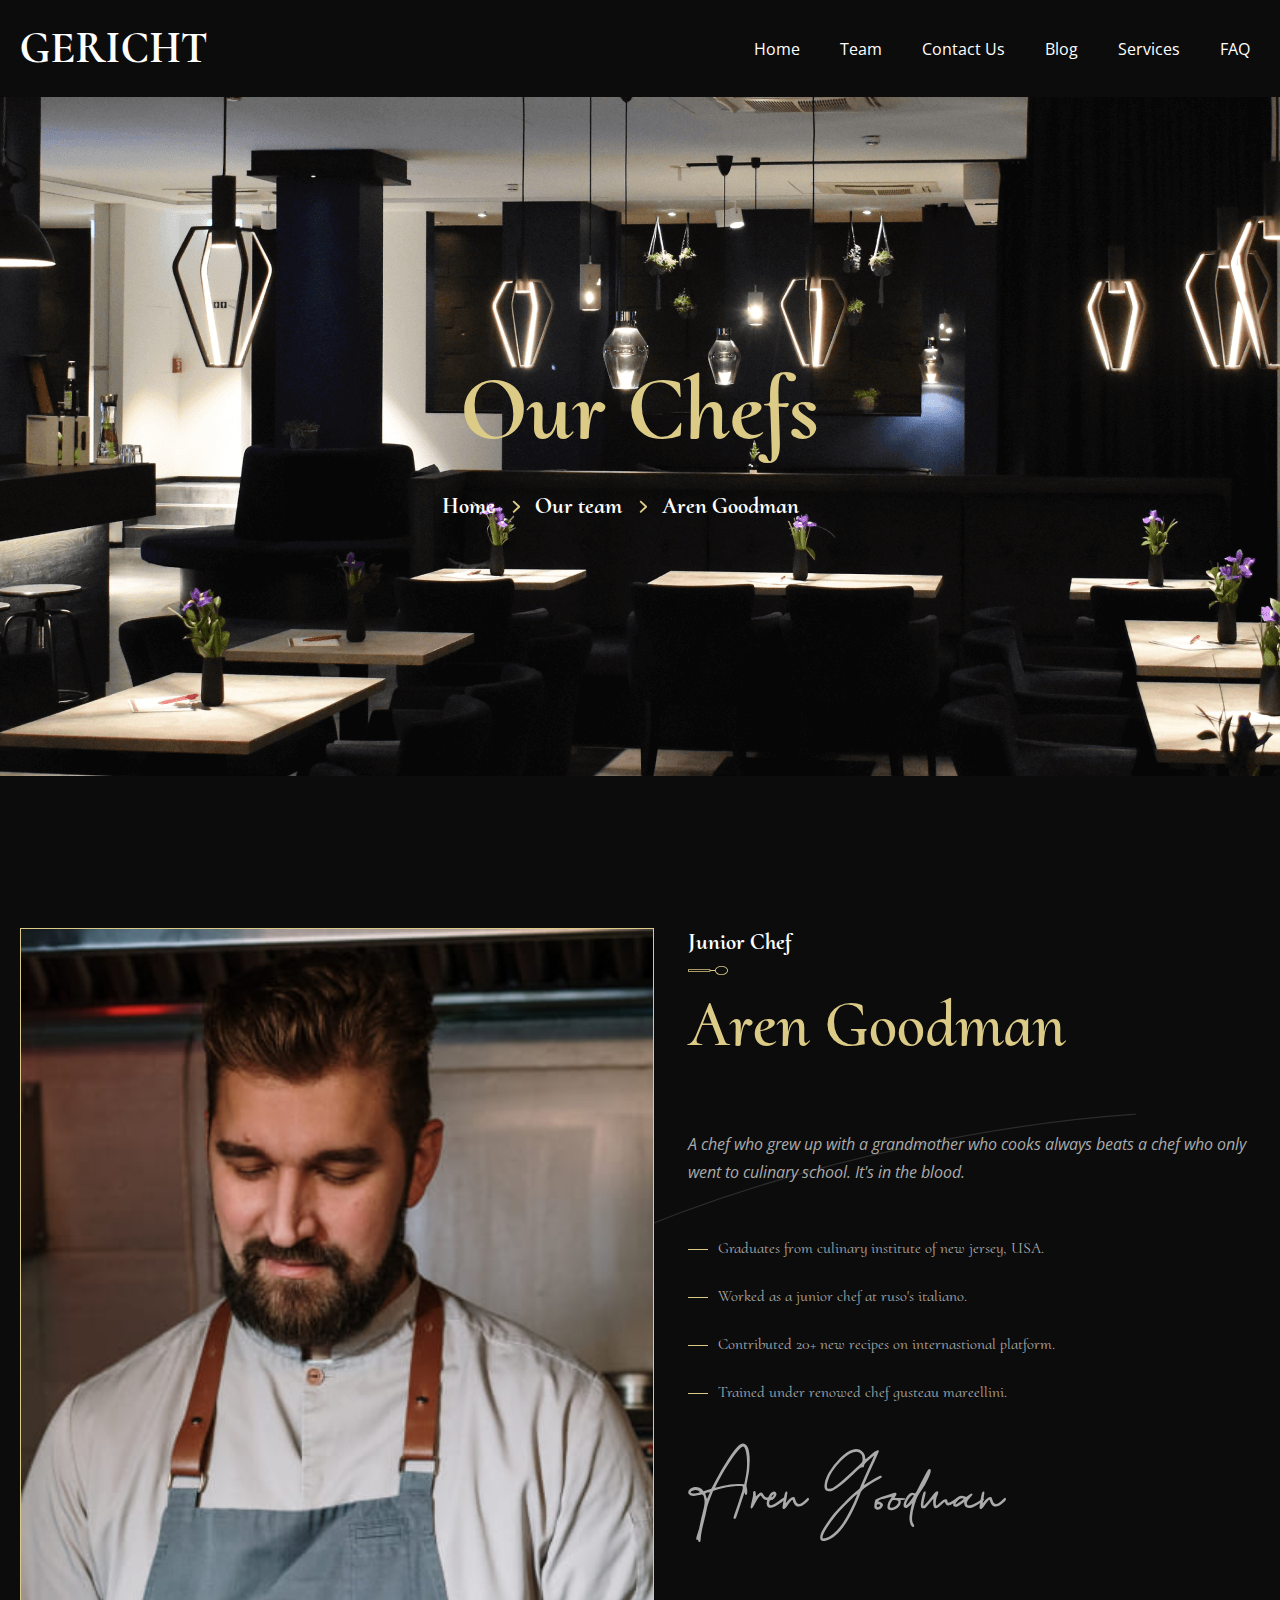
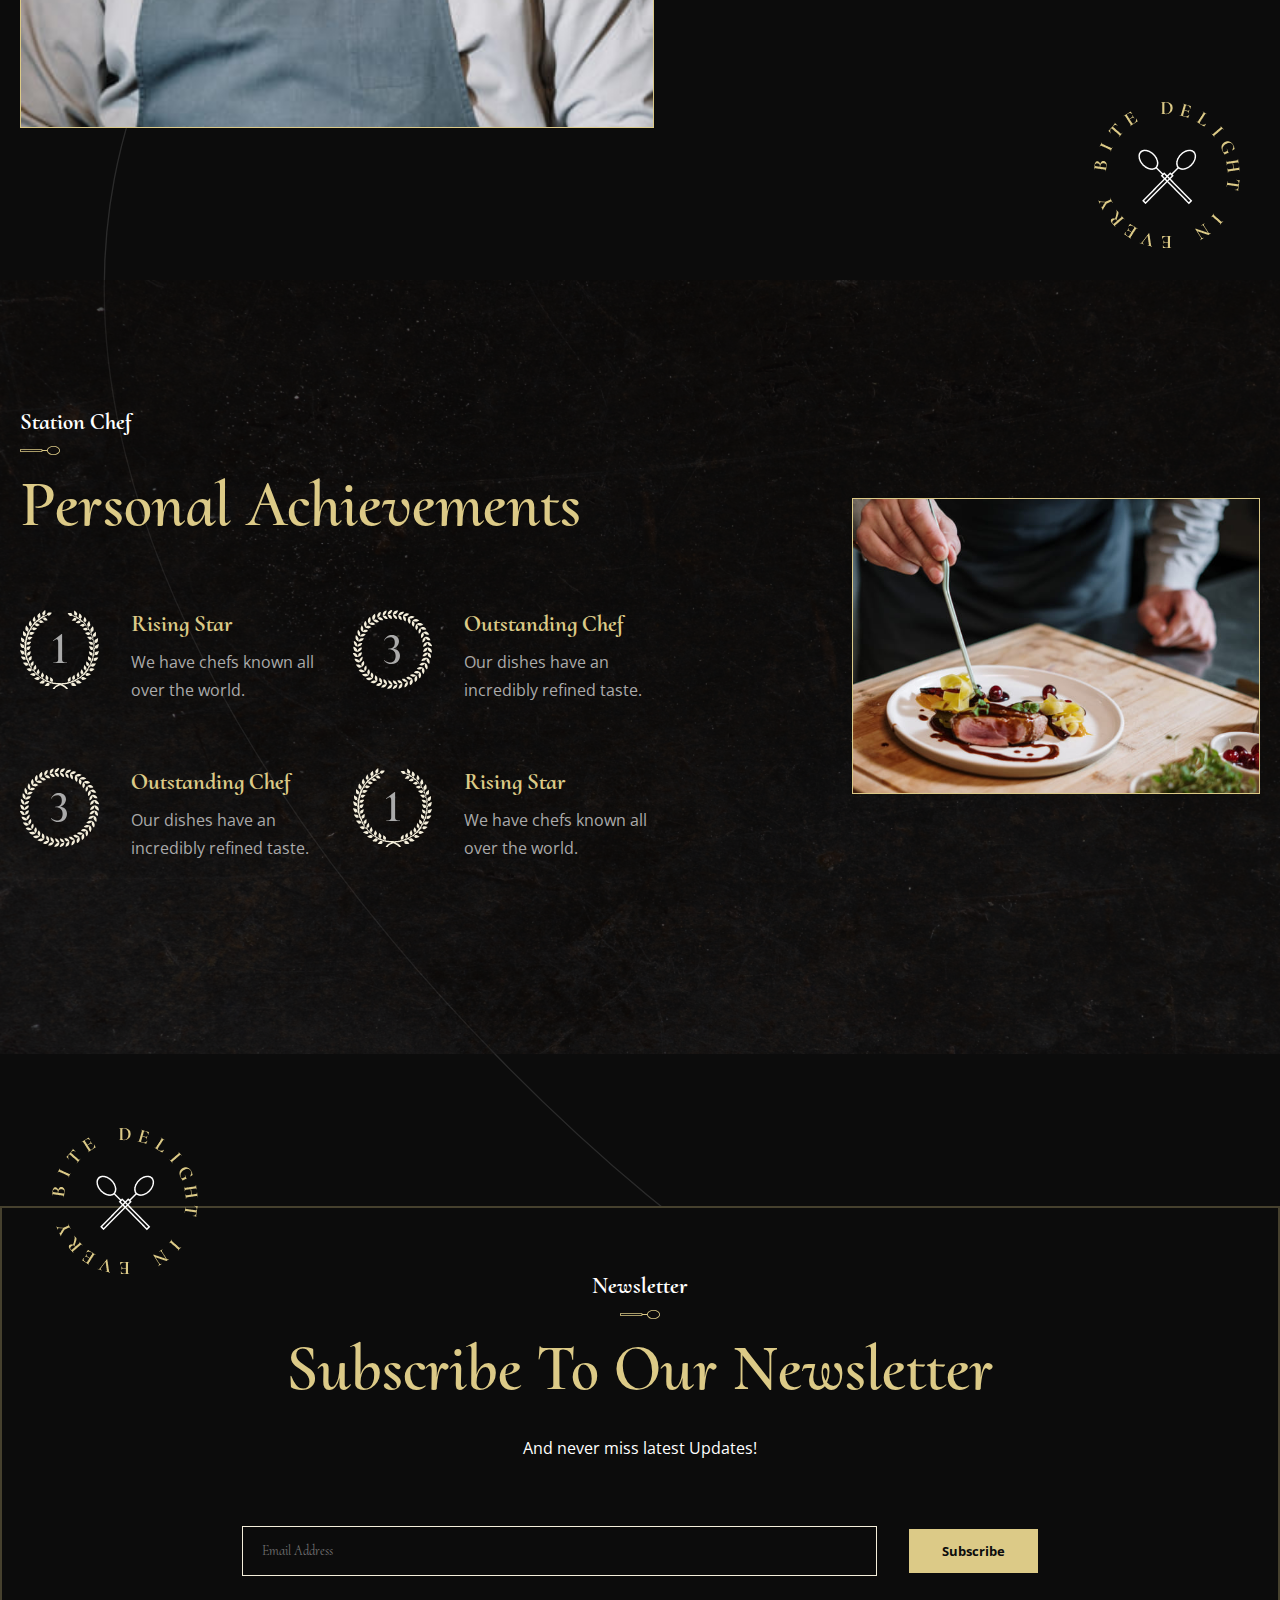
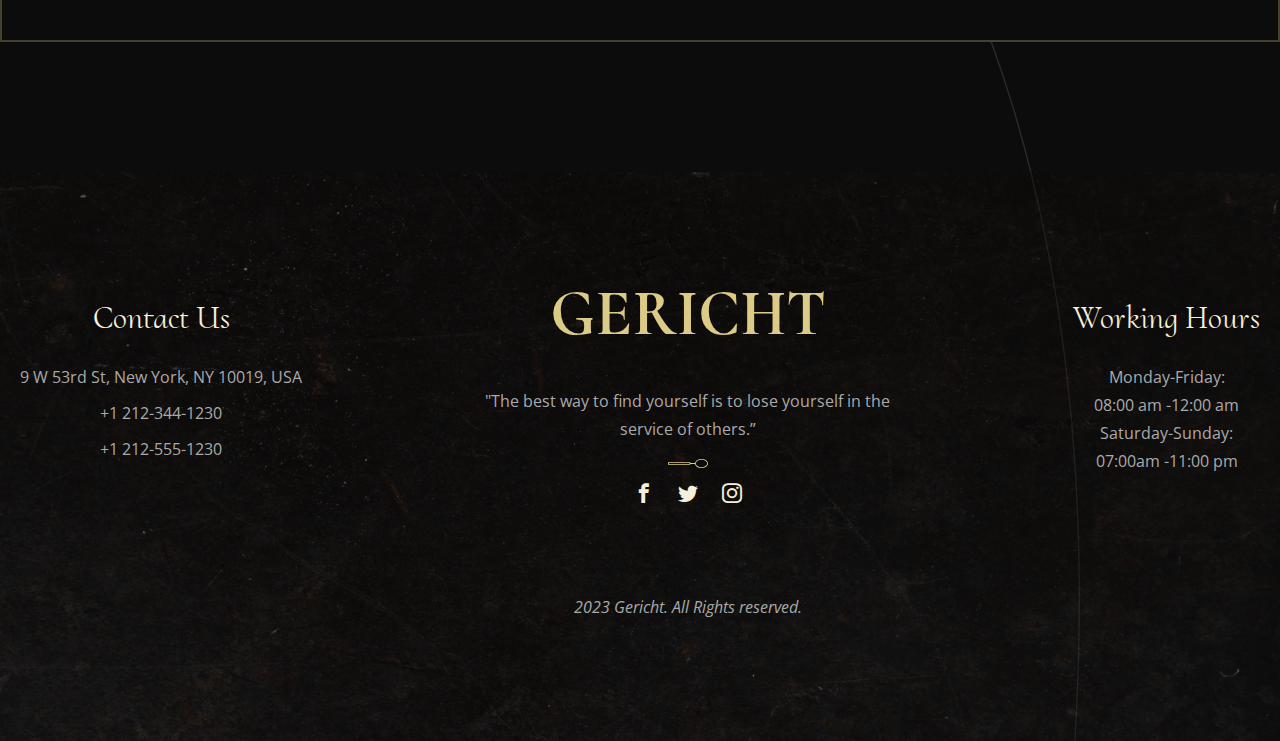
<file: chef-details-goodman.html>
<!DOCTYPE html>
<html lang="en">
<head>
    <meta charset="UTF-8">
    <meta http-equiv="X-UA-Compatible" content="IE=edge">
    <meta name="viewport" content="width=device-width, initial-scale=1.0">
    <meta name="Author" content="Krent Katarina Sergeevna">
    <meta name="Copyright" content="Krent Katarina Sergeevna">
    <link rel="stylesheet" href="styles/nullstyle.css">
    <link rel="stylesheet" href="styles/styles.css">
    <link rel="preconnect" href="https://fonts.googleapis.com">
    <link rel="preconnect" href="https://fonts.gstatic.com" crossorigin>
    <link href="https://fonts.googleapis.com/css2?family=Cormorant+Upright:wght@400;600;700&family=Open+Sans:wght@400;600&display=swap" rel="stylesheet">
    <link rel="apple-touch-icon" sizes="180x180" href="images/icons/favicon/apple-touch-icon.png">
    <link rel="icon" type="image/png" sizes="32x32" href="images/icons/favicon/favicon-32x32.png">
    <link rel="icon" type="image/png" sizes="16x16" href="images/icons/favicon/favicon-16x16.png">
    <title>Aren Goodman</title>
</head>
<body>
    <div class="wrapper">
        <header class="header">
            <div class=" container">
                <a href="index.html" class="header__logo">GERICHT</a>
                <div class="header__menu">
                    <div class="header__menu-icon">
                        <span></span>
                    </div>
                    <nav class="header__menu-body">
                        <ul class="header__menu-list">
                            <li><a href="index.html" class="header__menu-link">Home</a></li>
                            <li><a href="team.html" class="header__menu-link">Team</a></li>
                            <li><a href="contact-us.html" class="header__menu-link">Contact Us</a></li>
                            <li><a href="our-blogs-single-column.html" class="header__menu-link">Blog</a></li>
                            <li><a href="our-services.html" class="header__menu-link">Services</a></li>
                            <li><a href="FAQ.html" class="header__menu-link">FAQ</a></li>
                        </ul>
                    </nav>
                </div>
            </div>
        </header>
        <main class="main">
            <!--навигационный блок-->
            <section class="navigation">
                <div class="container">
                    <h1 class="navigation__title">Our Chefs</h1>
                    <nav>
                        <ul class="navigation__list">
                            <li><a class="navigation__link" href="index.html">Home</a></li>
                            <li><a class="navigation__link" href="team.html">Our team</a></li>
                            <li><a class="navigation__link" href="chef-details-goodman.html">Aren Goodman</a></li>
                        </ul>
                    </nav>
                </div>
            </section>
            <!--About chef-->
            <section class="chef">
                <div class="container">
                    <div class="chef__left">
                        <img class="chef__image" src="images/content/aren-goodman.jpg" alt="aren-goodman-image">
                    </div>
                    <div class="chef__right">
                        <h5 class="chef__subtitle">Junior Chef</h5>
                        <img class="spoon-image" src="images/icons/spoon.svg" alt="spoon-image">
                        <h2 class="chef__title">Aren Goodman</h2>
                        <p class="chef__text">A chef who grew up with a grandmother who cooks always beats a chef who only went to culinary school. It's in the blood.</p>
                        <ul class="chef__list">
                            <li class="chef__item">Graduates from culinary institute of new jersey, USA.</li>
                            <li class="chef__item">Worked as a junior chef at ruso's italiano.</li>
                            <li class="chef__item">Contributed 20+ new recipes on internastional platform.</li>
                            <li class="chef__item">Trained under renowed chef gusteau mareellini.</li>
                        </ul>
                        <p class="chef__sign">Aren Goodman</p>
                    </div>
                </div>
            </section>
            <!--Achievements-->
            <section class="achievements">
                <div class="container">
                    <div class="achievements__left">
                        <h5 class="achievements__subtitle">Station Chef</h5>
                        <img class="spoon-image" src="images/icons/spoon.svg" alt="spoon-image">
                        <h2 class="achievements__title">Personal Achievements</h2>
                        <div class="achievements__cards">
                            <div class="achievements__card">
                                <div class="achievements__card-left">
                                    <img class="card__image" src="images/icons/laurels-1.svg" alt="laurel-image">
                                </div>
                                <div class="achievements__card-right">
                                    <h5 class="card__title">Rising Star</h5>
                                    <p class="card__text">We have chefs known all over the world.</p>
                                </div>
                            </div>
                            <div class="achievements__card">
                                <div class="achievements__card-left">
                                    <img  class="card__image" src="images/icons/laurels-3.svg" alt="laurel-image">
                                </div>
                                <div class="achievements__card-right">
                                    <h5 class="card__title">Outstanding Chef</h5>
                                    <p class="card__text">Our dishes have an incredibly refined taste.</p>
                                </div>
                            </div>
                            <div class="achievements__card">
                                <div class="achievements__card-left">
                                    <img class="card__image" src="images/icons/laurels-3.svg" alt="laurel-image">
                                </div>
                                <div class="achievements__card-right">
                                    <h5 class="card__title">Outstanding Chef</h5>
                                    <p class="card__text">Our dishes have an incredibly refined taste.</p>
                                </div>
                            </div>
                            <div class="achievements__card">
                                <div class="achievements__card-left">
                                    <img class="card__image" src="images/icons/laurels-1.svg" alt="laurel-image">
                                </div>
                                <div class="achievements__card-right">
                                    <h5 class="card__title">Rising Star</h5>
                                    <p class="card__text">We have chefs known all over the world.</p>
                                </div>
                            </div>
                        </div>
                    </div>
                    <div class="achievements__right">
                        <img class="achievements__image" src="images/achievements.jpg" alt="achievements-image">
                    </div>
                </div>
            </section>
            <!--Поле ввода почты-->
            <section class="newsletter">
                <div class="container">
                    <h5 class="newsletter__subtitle">Newsletter</h5>
                    <img class="spoon-image" src="images/icons/spoon.svg" alt="spoon-image">
                    <h2 class="newsletter__title">Subscribe to Our Newsletter</h2>
                    <p class="newsletter__text">And never miss latest Updates!</p>
                    <form class="newsletter__form">
                        <input id="email" name="email" placeholder="Email Address" type="email">
                        <button class="newsletter__button">Subscribe</button>
                    </form>
                </div>
            </section>
        </main>
        <!--Подвал страницы-->
        <footer class="footer">
            <div class="container">
                <div class="footer__row">
                    <div class="footer__contact">
                        <h4 class="footer__title">Contact Us</h4>
                        <p class="footer__text">9 W 53rd St, New York, NY 10019, USA</p>
                        <a class="footer__phone" href="tel:+12123441230">+1 212-344-1230</a>
                        <a class="footer__phone" href="tel:+12125551230"> +1 212-555-1230</a>
                    </div>
                    <div class="footer__center">
                        <div class="footer__center-logo">GERICHT</div>
                        <p class="footer__center-text">"The best way to find yourself is to lose yourself in the service of others.”</p>
                        <img class="spoon-image" src="images/icons/spoon.svg" alt="spoon-image">
                        <ul class="footer__center-icons">
                            <li><a class="footer__center-icon" target="_blank" href="https://ru-ru.facebook.com/"><i class="icon-facebook"></i></a></li>
                            <li><a class="footer__center-icon" target="_blank" href="https://twitter.com/"><i class="icon-twitter"></i></a></li>
                            <li><a class="footer__center-icon" target="_blank" href="https://www.instagram.com/"><i class="icon-instagram"></i></a></li>
                        </ul>
                        <address class="footer__address">2023 Gericht. All Rights reserved.</address>
                    </div>
                    <div class="footer__hours">
                        <h4 class="footer__title">Working Hours</h4>
                        <p class="footer__text-hours">Monday-Friday: <br> 08:00 am -12:00 am</p>
                        <p class="footer__text-hours">Saturday-Sunday: <br>07:00am -11:00 pm</p>
                    </div>
                </div>
            </div>   
        </footer>
    </div>
<!--Подключение файла скриптов-->
<script src="scripts/script.js"></script>
</body>
</html>
</file>
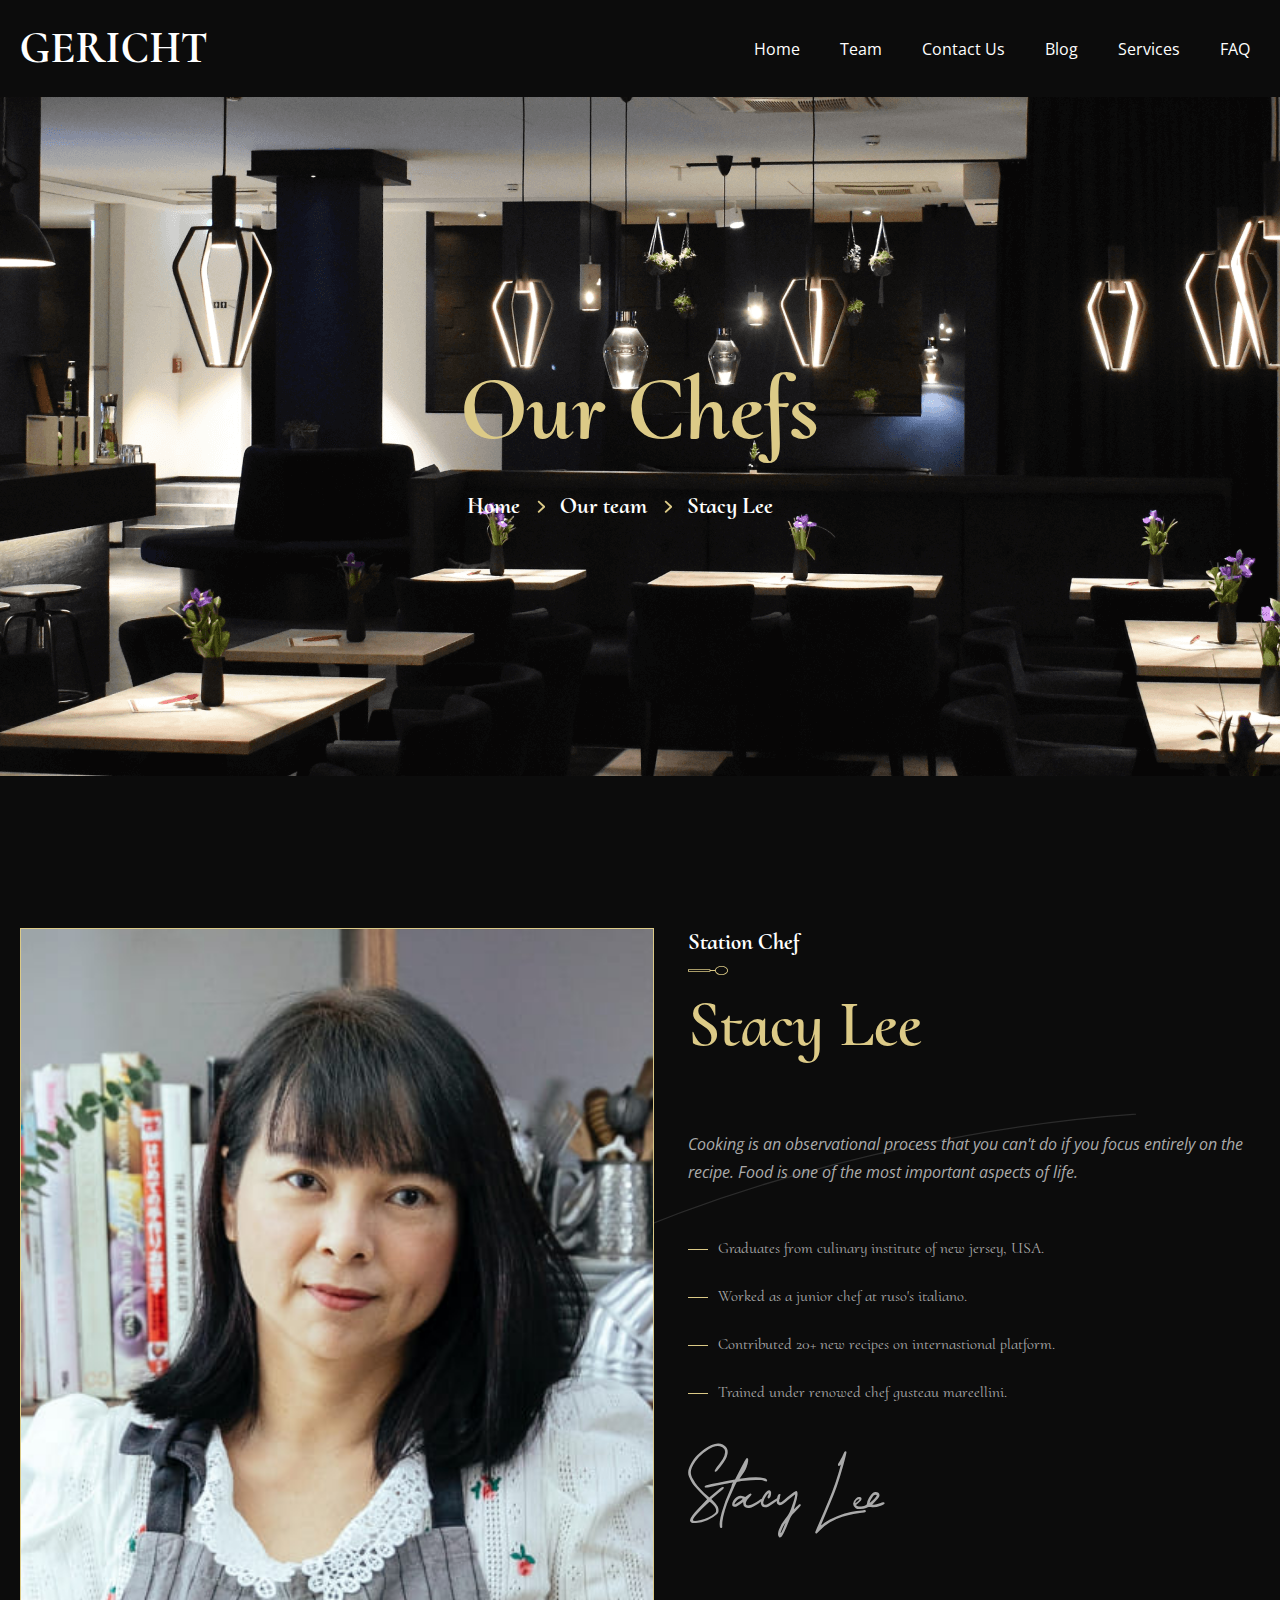
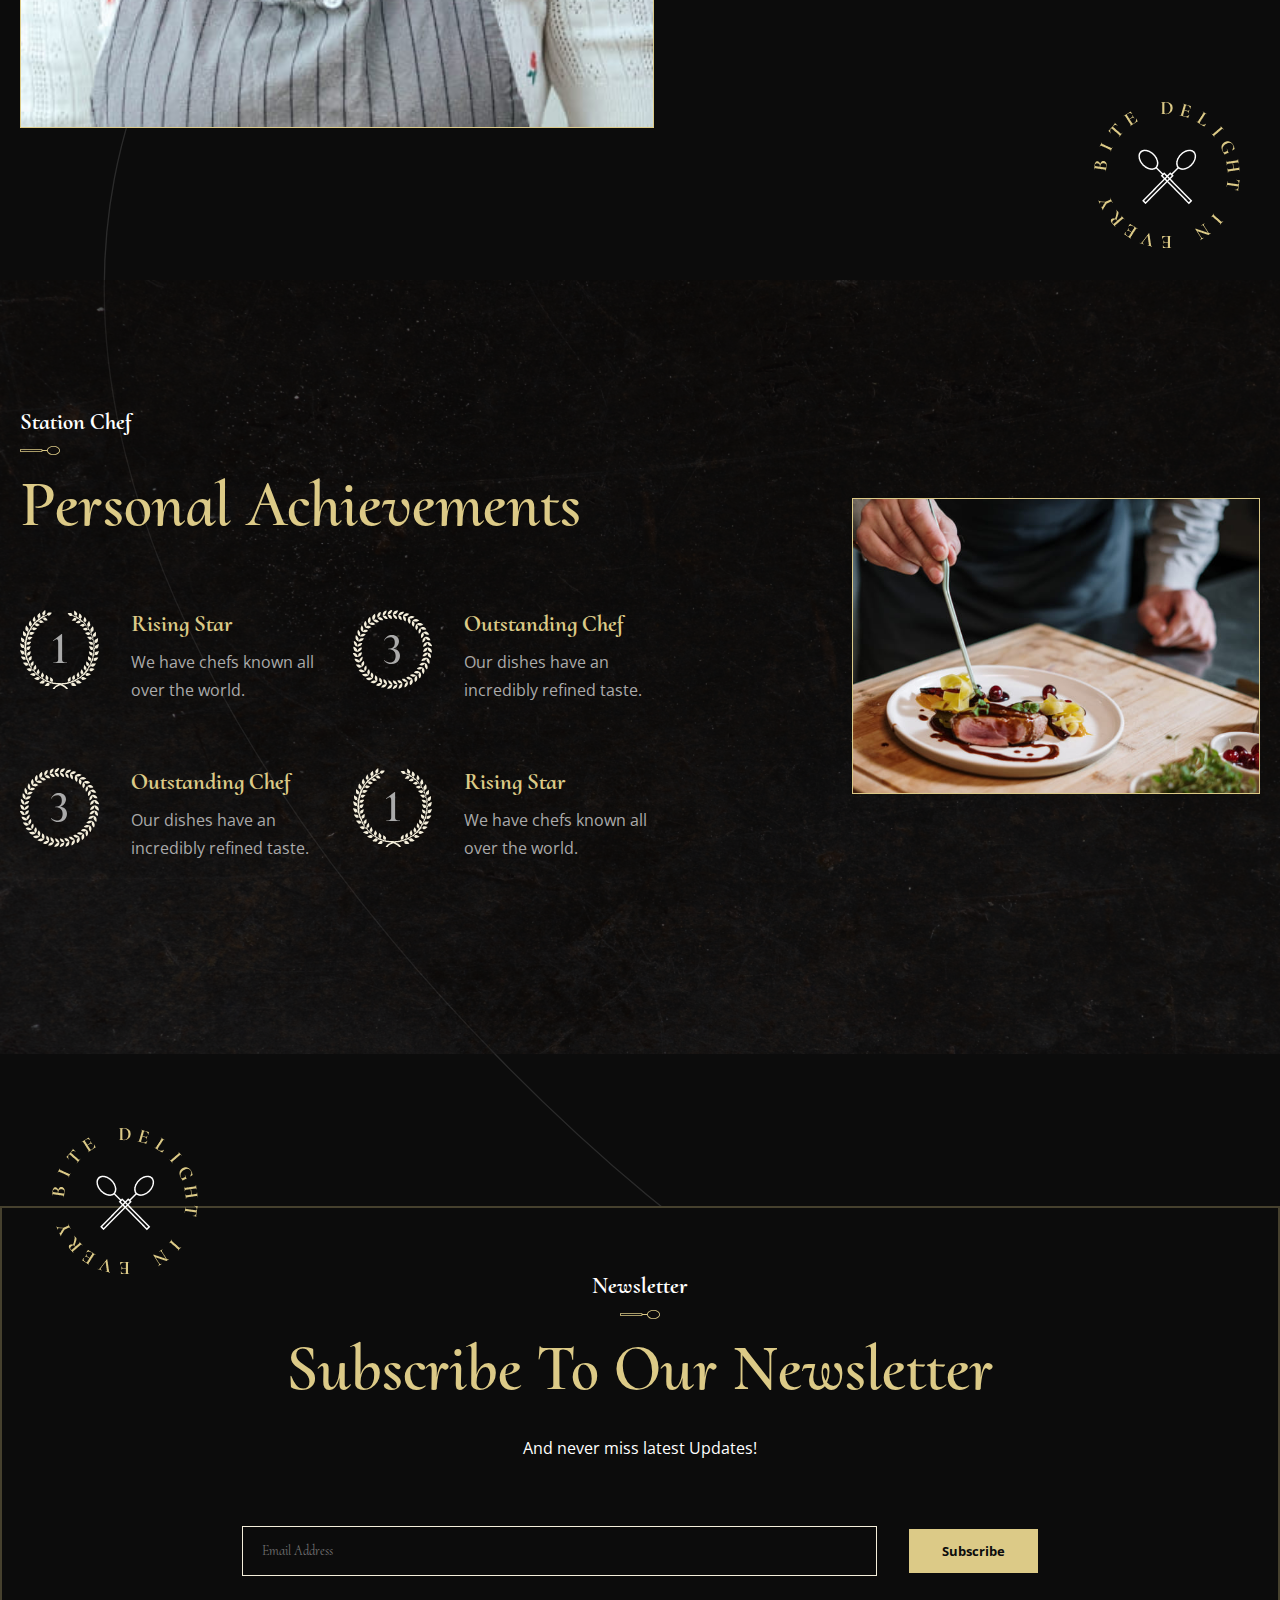
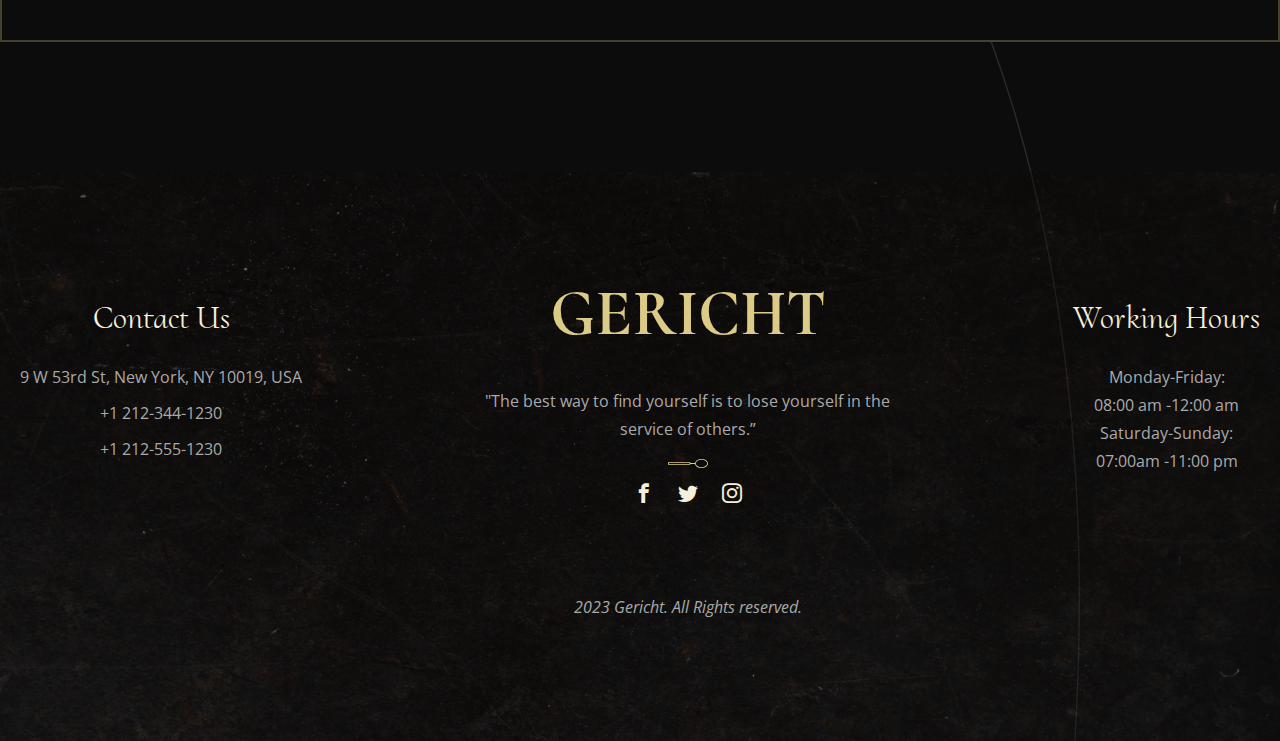
<file: chef-details-lee.html>
<!DOCTYPE html>
<html lang="en">
<head>
    <meta charset="UTF-8">
    <meta http-equiv="X-UA-Compatible" content="IE=edge">
    <meta name="viewport" content="width=device-width, initial-scale=1.0">
    <meta name="Author" content="Krent Katarina Sergeevna">
    <meta name="Copyright" content="Krent Katarina Sergeevna">
    <link rel="stylesheet" href="styles/nullstyle.css">
    <link rel="stylesheet" href="styles/styles.css">
    <link rel="preconnect" href="https://fonts.googleapis.com">
    <link rel="preconnect" href="https://fonts.gstatic.com" crossorigin>
    <link href="https://fonts.googleapis.com/css2?family=Cormorant+Upright:wght@400;600;700&family=Open+Sans:wght@400;600&display=swap" rel="stylesheet">
    <link rel="apple-touch-icon" sizes="180x180" href="images/icons/favicon/apple-touch-icon.png">
    <link rel="icon" type="image/png" sizes="32x32" href="images/icons/favicon/favicon-32x32.png">
    <link rel="icon" type="image/png" sizes="16x16" href="images/icons/favicon/favicon-16x16.png">
    <title>Stacy Lee</title>
</head>
<body>
    <div class="wrapper">
        <header class="header">
            <div class=" container">
                <a href="index.html" class="header__logo">GERICHT</a>
                <div class="header__menu">
                    <div class="header__menu-icon">
                        <span></span>
                    </div>
                    <nav class="header__menu-body">
                        <ul class="header__menu-list">
                            <li><a href="index.html" class="header__menu-link">Home</a></li>
                            <li><a href="team.html" class="header__menu-link">Team</a></li>
                            <li><a href="contact-us.html" class="header__menu-link">Contact Us</a></li>
                            <li><a href="our-blogs-single-column.html" class="header__menu-link">Blog</a></li>
                            <li><a href="our-services.html" class="header__menu-link">Services</a></li>
                            <li><a href="FAQ.html" class="header__menu-link">FAQ</a></li>
                        </ul>
                    </nav>
                </div>
            </div>
        </header>
        <main class="main">
            <!--навигационный блок-->
            <section class="navigation">
                <div class="container">
                    <h1 class="navigation__title">Our Chefs</h1>
                    <nav>
                        <ul class="navigation__list">
                            <li><a class="navigation__link" href="index.html">Home</a></li>
                            <li><a class="navigation__link" href="team.html">Our team</a></li>
                            <li><a class="navigation__link" href="chef-details-lee.html">Stacy Lee</a></li>
                        </ul>
                    </nav>
                </div>
            </section>
            <!--About chef-->
            <section class="chef">
                <div class="container">
                    <div class="chef__left">
                        <img class="chef__image" src="images/content/stacy-lee.jpg" alt="stacy-lee-image">
                    </div>
                    <div class="chef__right">
                        <h5 class="chef__subtitle">Station Chef</h5>
                        <img class="spoon-image" src="images/icons/spoon.svg" alt="spoon-image">
                        <h2 class="chef__title">Stacy Lee</h2>
                        <p class="chef__text">Cooking is an observational process that you can't do if you focus entirely on the recipe. Food is one of the most important aspects of life.</p>
                        <ul class="chef__list">
                            <li class="chef__item">Graduates from culinary institute of new jersey, USA.</li>
                            <li class="chef__item">Worked as a junior chef at ruso's italiano.</li>
                            <li class="chef__item">Contributed 20+ new recipes on internastional platform.</li>
                            <li class="chef__item">Trained under renowed chef gusteau mareellini.</li>
                        </ul>
                        <p class="chef__sign">Stacy Lee</p>
                    </div>
                </div>
            </section>
            <!--Achievements-->
            <section class="achievements">
                <div class="container">
                    <div class="achievements__left">
                        <h5 class="achievements__subtitle">Station Chef</h5>
                        <img class="spoon-image" src="images/icons/spoon.svg" alt="spoon-image">
                        <h2 class="achievements__title">Personal Achievements</h2>
                        <div class="achievements__cards">
                            <div class="achievements__card">
                                <div class="achievements__card-left">
                                    <img class="card__image" src="images/icons/laurels-1.svg" alt="laurel-image">
                                </div>
                                <div class="achievements__card-right">
                                    <h5 class="card__title">Rising Star</h5>
                                    <p class="card__text">We have chefs known all over the world.</p>
                                </div>
                            </div>
                            <div class="achievements__card">
                                <div class="achievements__card-left">
                                    <img  class="card__image" src="images/icons/laurels-3.svg" alt="laurel-image">
                                </div>
                                <div class="achievements__card-right">
                                    <h5 class="card__title">Outstanding Chef</h5>
                                    <p class="card__text">Our dishes have an incredibly refined taste.</p>
                                </div>
                            </div>
                            <div class="achievements__card">
                                <div class="achievements__card-left">
                                    <img class="card__image" src="images/icons/laurels-3.svg" alt="laurel-image">
                                </div>
                                <div class="achievements__card-right">
                                    <h5 class="card__title">Outstanding Chef</h5>
                                    <p class="card__text">Our dishes have an incredibly refined taste.</p>
                                </div>
                            </div>
                            <div class="achievements__card">
                                <div class="achievements__card-left">
                                    <img class="card__image" src="images/icons/laurels-1.svg" alt="laurel-image">
                                </div>
                                <div class="achievements__card-right">
                                    <h5 class="card__title">Rising Star</h5>
                                    <p class="card__text">We have chefs known all over the world.</p>
                                </div>
                            </div>
                        </div>
                    </div>
                    <div class="achievements__right">
                        <img class="achievements__image" src="images/achievements.jpg" alt="achievements-image">
                    </div>
                </div>
            </section>
            <!--Поле ввода почты-->
            <section class="newsletter">
                <div class="container">
                    <h5 class="newsletter__subtitle">Newsletter</h5>
                    <img class="spoon-image" src="images/icons/spoon.svg" alt="spoon-image">
                    <h2 class="newsletter__title">Subscribe to Our Newsletter</h2>
                    <p class="newsletter__text">And never miss latest Updates!</p>
                    <form class="newsletter__form">
                        <input id="email" name="email" placeholder="Email Address" type="email">
                        <button class="newsletter__button">Subscribe</button>
                    </form>
                </div>
            </section>
        </main>
        <!--Подвал страницы-->
        <footer class="footer">
            <div class="container">
                <div class="footer__row">
                    <div class="footer__contact">
                        <h4 class="footer__title">Contact Us</h4>
                        <p class="footer__text">9 W 53rd St, New York, NY 10019, USA</p>
                        <a class="footer__phone" href="tel:+12123441230">+1 212-344-1230</a>
                        <a class="footer__phone" href="tel:+12125551230"> +1 212-555-1230</a>
                    </div>
                    <div class="footer__center">
                        <div class="footer__center-logo">GERICHT</div>
                        <p class="footer__center-text">"The best way to find yourself is to lose yourself in the service of others.”</p>
                        <img class="spoon-image" src="images/icons/spoon.svg" alt="spoon-image">
                        <ul class="footer__center-icons">
                            <li><a class="footer__center-icon" target="_blank" href="https://ru-ru.facebook.com/"><i class="icon-facebook"></i></a></li>
                            <li><a class="footer__center-icon" target="_blank" href="https://twitter.com/"><i class="icon-twitter"></i></a></li>
                            <li><a class="footer__center-icon" target="_blank" href="https://www.instagram.com/"><i class="icon-instagram"></i></a></li>
                        </ul>
                        <address class="footer__address">2023 Gericht. All Rights reserved.</address>
                    </div>
                    <div class="footer__hours">
                        <h4 class="footer__title">Working Hours</h4>
                        <p class="footer__text-hours">Monday-Friday: <br> 08:00 am -12:00 am</p>
                        <p class="footer__text-hours">Saturday-Sunday: <br>07:00am -11:00 pm</p>
                    </div>
                </div>
            </div>   
        </footer>
    </div>
<!--Подключение файла скриптов-->
<script src="scripts/script.js"></script>
</body>
</html>
</file>
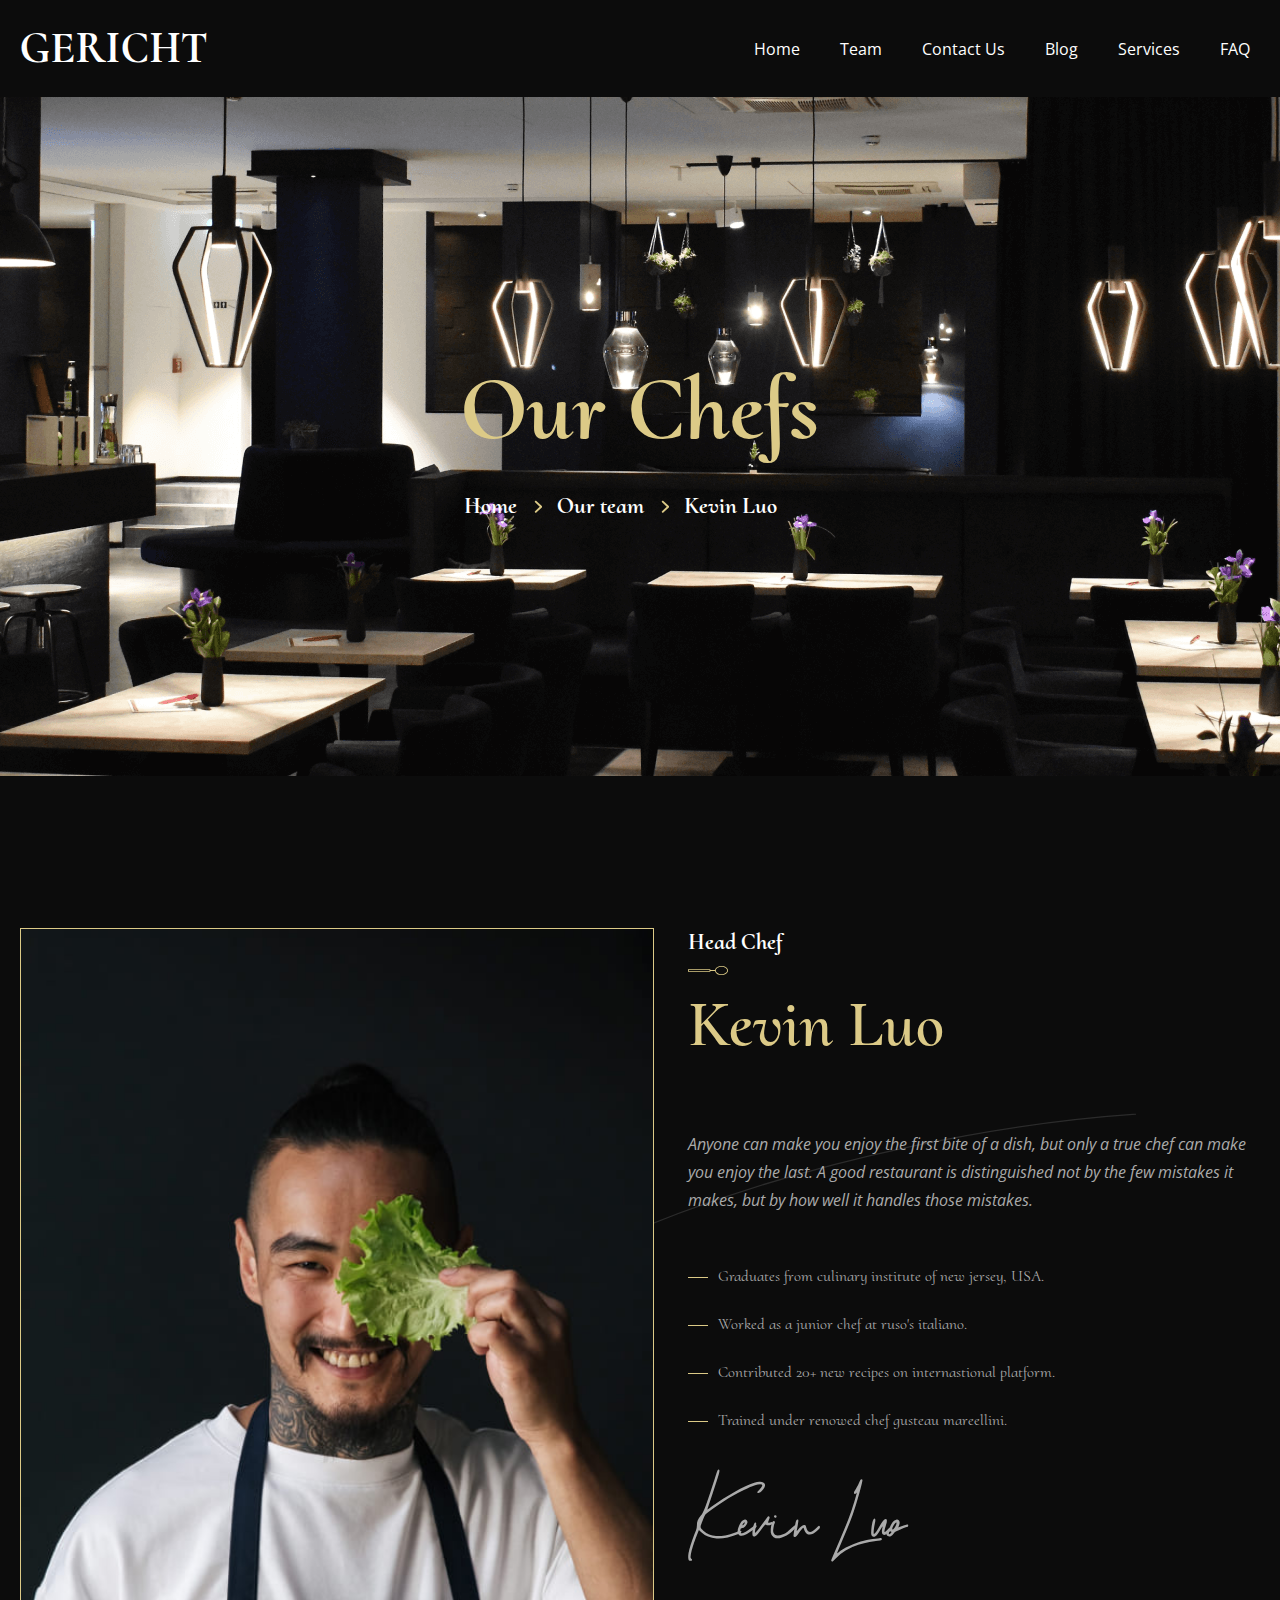
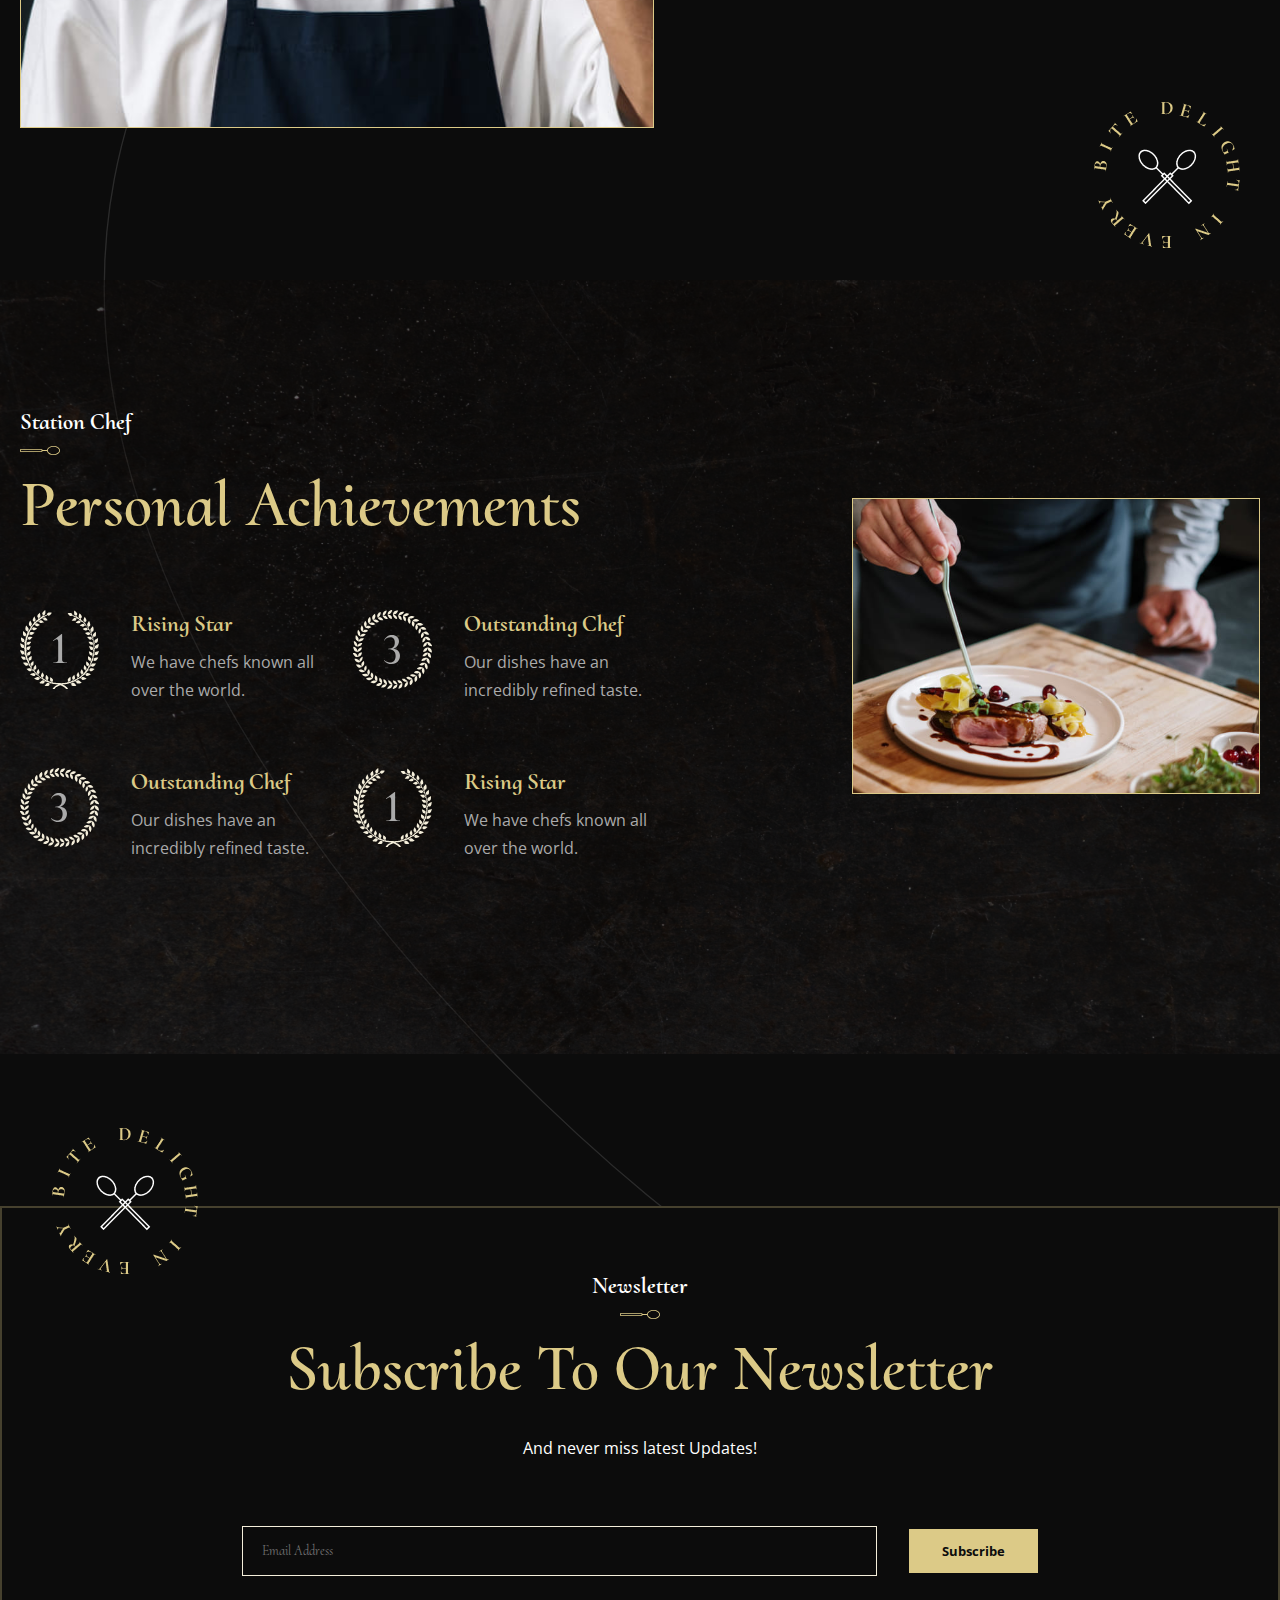
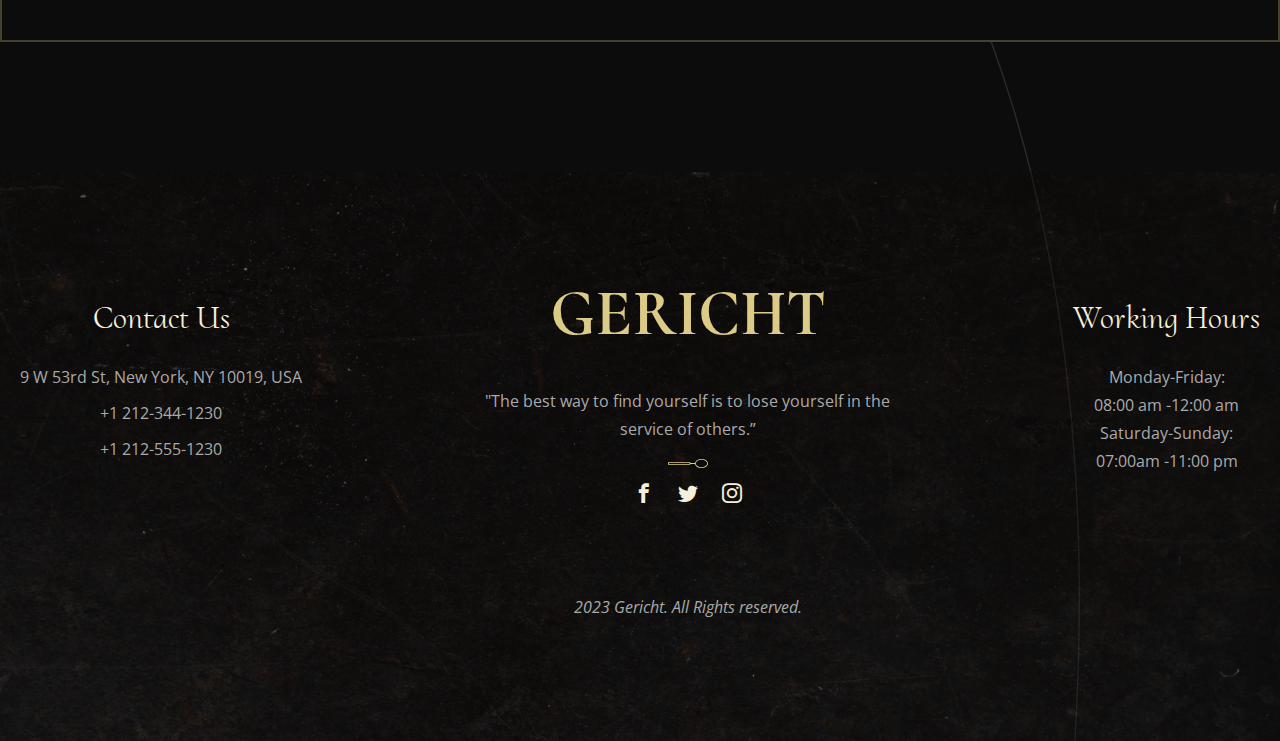
<file: chef-details-luo.html>
<!DOCTYPE html>
<html lang="en">
<head>
    <meta charset="UTF-8">
    <meta http-equiv="X-UA-Compatible" content="IE=edge">
    <meta name="viewport" content="width=device-width, initial-scale=1.0">
    <meta name="Author" content="Krent Katarina Sergeevna">
    <meta name="Copyright" content="Krent Katarina Sergeevna">
    <link rel="stylesheet" href="styles/nullstyle.css">
    <link rel="stylesheet" href="styles/styles.css">
    <link rel="preconnect" href="https://fonts.googleapis.com">
    <link rel="preconnect" href="https://fonts.gstatic.com" crossorigin>
    <link href="https://fonts.googleapis.com/css2?family=Cormorant+Upright:wght@400;600;700&family=Open+Sans:wght@400;600&display=swap" rel="stylesheet">
    <link rel="apple-touch-icon" sizes="180x180" href="images/icons/favicon/apple-touch-icon.png">
    <link rel="icon" type="image/png" sizes="32x32" href="images/icons/favicon/favicon-32x32.png">
    <link rel="icon" type="image/png" sizes="16x16" href="images/icons/favicon/favicon-16x16.png">
    <title>Kevin Luo</title>
</head>
<body>
    <div class="wrapper">
        <header class="header">
            <div class=" container">
                <a href="index.html" class="header__logo">GERICHT</a>
                <div class="header__menu">
                    <div class="header__menu-icon">
                        <span></span>
                    </div>
                    <nav class="header__menu-body">
                        <ul class="header__menu-list">
                            <li><a href="index.html" class="header__menu-link">Home</a></li>
                            <li><a href="team.html" class="header__menu-link">Team</a></li>
                            <li><a href="contact-us.html" class="header__menu-link">Contact Us</a></li>
                            <li><a href="our-blogs-single-column.html" class="header__menu-link">Blog</a></li>
                            <li><a href="our-services.html" class="header__menu-link">Services</a></li>
                            <li><a href="FAQ.html" class="header__menu-link">FAQ</a></li>
                        </ul>
                    </nav>
                </div>
            </div>
        </header>
        <main class="main">
            <!--навигационный блок-->
            <section class="navigation">
                <div class="container">
                    <h1 class="navigation__title">Our Chefs</h1>
                    <nav>
                        <ul class="navigation__list">
                            <li><a class="navigation__link" href="index.html">Home</a></li>
                            <li><a class="navigation__link" href="team.html">Our team</a></li>
                            <li><a class="navigation__link" href="chef-details-luo.html">Kevin Luo</a></li>
                        </ul>
                    </nav>
                </div>
            </section>
            <!--About chef-->
            <section class="chef">
                <div class="container">
                    <div class="chef__left">
                        <img class="chef__image" src="images/content/kevin-luo.jpg" alt="kevin-luo-image">
                    </div>
                    <div class="chef__right">
                        <h5 class="chef__subtitle">Head Chef</h5>
                        <img class="spoon-image" src="images/icons/spoon.svg" alt="">
                        <h2 class="chef__title">Kevin Luo</h2>
                        <p class="chef__text">Anyone can make you enjoy the first bite of a dish, but only a true chef can make you enjoy the last. A good restaurant is distinguished not by the few mistakes it makes, but by how well it handles those mistakes.</p>
                        <ul class="chef__list">
                            <li class="chef__item">Graduates from culinary institute of new jersey, USA.</li>
                            <li class="chef__item">Worked as a junior chef at ruso's italiano.</li>
                            <li class="chef__item">Contributed 20+ new recipes on internastional platform.</li>
                            <li class="chef__item">Trained under renowed chef gusteau mareellini.</li>
                        </ul>
                        <p class="chef__sign">Kevin Luo</p>
                    </div>
                </div>
            </section>
            <!--Achievements-->
            <section class="achievements">
                <div class="container">
                    <div class="achievements__left">
                        <h5 class="achievements__subtitle">Station Chef</h5>
                        <img class="spoon-image" src="images/icons/spoon.svg" alt="spoon-image">
                        <h2 class="achievements__title">Personal Achievements</h2>
                        <div class="achievements__cards">
                            <div class="achievements__card">
                                <div class="achievements__card-left">
                                    <img class="card__image" src="images/icons/laurels-1.svg" alt="laurel-image">
                                </div>
                                <div class="achievements__card-right">
                                    <h5 class="card__title">Rising Star</h5>
                                    <p class="card__text">We have chefs known all over the world.</p>
                                </div>
                            </div>
                            <div class="achievements__card">
                                <div class="achievements__card-left">
                                    <img  class="card__image" src="images/icons/laurels-3.svg" alt="laurel-image">
                                </div>
                                <div class="achievements__card-right">
                                    <h5 class="card__title">Outstanding Chef</h5>
                                    <p class="card__text">Our dishes have an incredibly refined taste.</p>
                                </div>
                            </div>
                            <div class="achievements__card">
                                <div class="achievements__card-left">
                                    <img class="card__image" src="images/icons/laurels-3.svg" alt="laurel-image">
                                </div>
                                <div class="achievements__card-right">
                                    <h5 class="card__title">Outstanding Chef</h5>
                                    <p class="card__text">Our dishes have an incredibly refined taste.</p>
                                </div>
                            </div>
                            <div class="achievements__card">
                                <div class="achievements__card-left">
                                    <img class="card__image" src="images/icons/laurels-1.svg" alt="laurel-image">
                                </div>
                                <div class="achievements__card-right">
                                    <h5 class="card__title">Rising Star</h5>
                                    <p class="card__text">We have chefs known all over the world.</p>
                                </div>
                            </div>
                        </div>
                    </div>
                    <div class="achievements__right">
                        <img class="achievements__image" src="images/achievements.jpg" alt="achievements-image">
                    </div>
                </div>
            </section>
            <!--Поле ввода почты-->
            <section class="newsletter">
                <div class="container">
                    <h5 class="newsletter__subtitle">Newsletter</h5>
                    <img class="spoon-image" src="images/icons/spoon.svg" alt="spoon-image">
                    <h2 class="newsletter__title">Subscribe to Our Newsletter</h2>
                    <p class="newsletter__text">And never miss latest Updates!</p>
                    <form class="newsletter__form">
                        <input id="email" name="email" placeholder="Email Address" type="email">
                        <button class="newsletter__button">Subscribe</button>
                    </form>
                </div>
            </section>
        </main>
        <!--Подвал страницы-->
        <footer class="footer">
            <div class="container">
                <div class="footer__row">
                    <div class="footer__contact">
                        <h4 class="footer__title">Contact Us</h4>
                        <p class="footer__text">9 W 53rd St, New York, NY 10019, USA</p>
                        <a class="footer__phone" href="tel:+12123441230">+1 212-344-1230</a>
                        <a class="footer__phone" href="tel:+12125551230"> +1 212-555-1230</a>
                    </div>
                    <div class="footer__center">
                        <div class="footer__center-logo">GERICHT</div>
                        <p class="footer__center-text">"The best way to find yourself is to lose yourself in the service of others.”</p>
                        <img class="spoon-image" src="images/icons/spoon.svg" alt="spoon-image">
                        <ul class="footer__center-icons">
                            <li><a class="footer__center-icon" target="_blank" href="https://ru-ru.facebook.com/"><i class="icon-facebook"></i></a></li>
                            <li><a class="footer__center-icon" target="_blank" href="https://twitter.com/"><i class="icon-twitter"></i></a></li>
                            <li><a class="footer__center-icon" target="_blank" href="https://www.instagram.com/"><i class="icon-instagram"></i></a></li>
                        </ul>
                        <address class="footer__address">2023 Gericht. All Rights reserved.</address>
                    </div>
                    <div class="footer__hours">
                        <h4 class="footer__title">Working Hours</h4>
                        <p class="footer__text-hours">Monday-Friday: <br> 08:00 am -12:00 am</p>
                        <p class="footer__text-hours">Saturday-Sunday: <br>07:00am -11:00 pm</p>
                    </div>
                </div>
            </div>   
        </footer>
    </div>
<!--Подключение файла скриптов-->
<script src="scripts/script.js"></script>
</body>
</html>
</file>
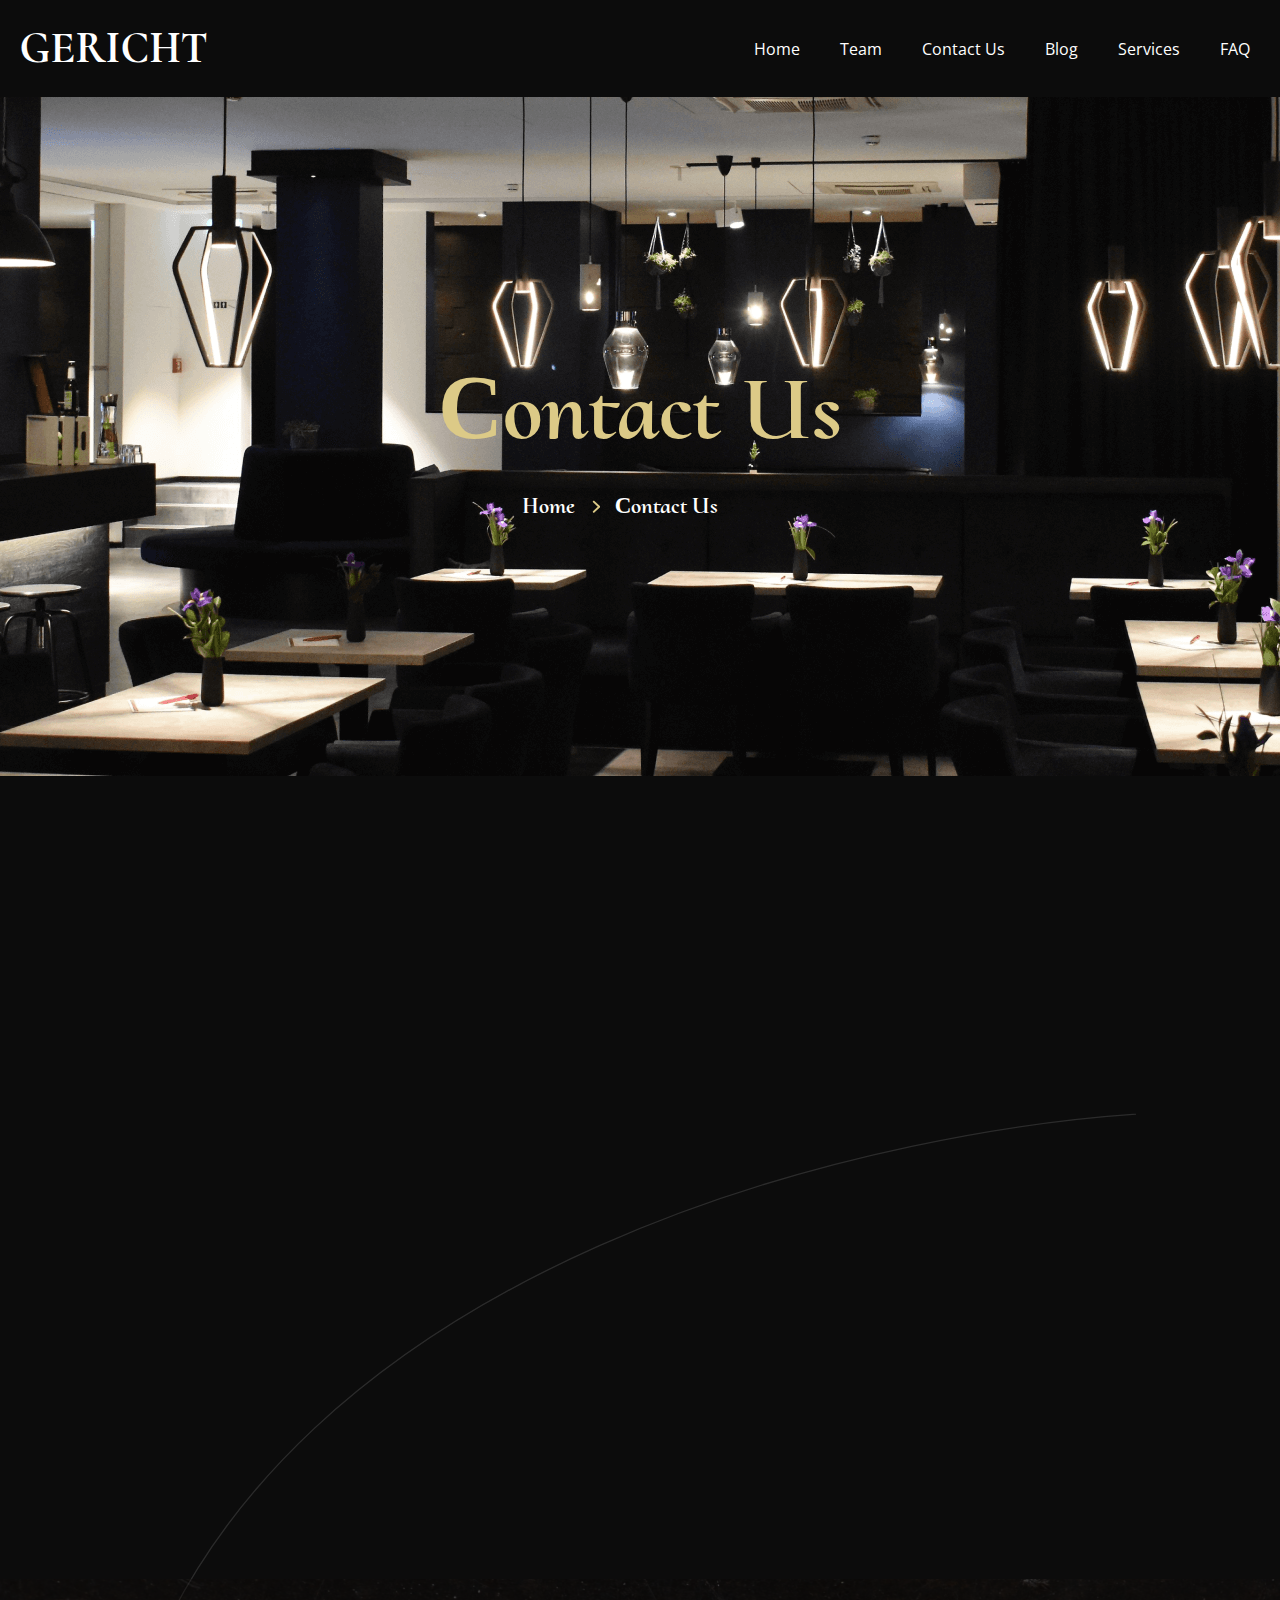
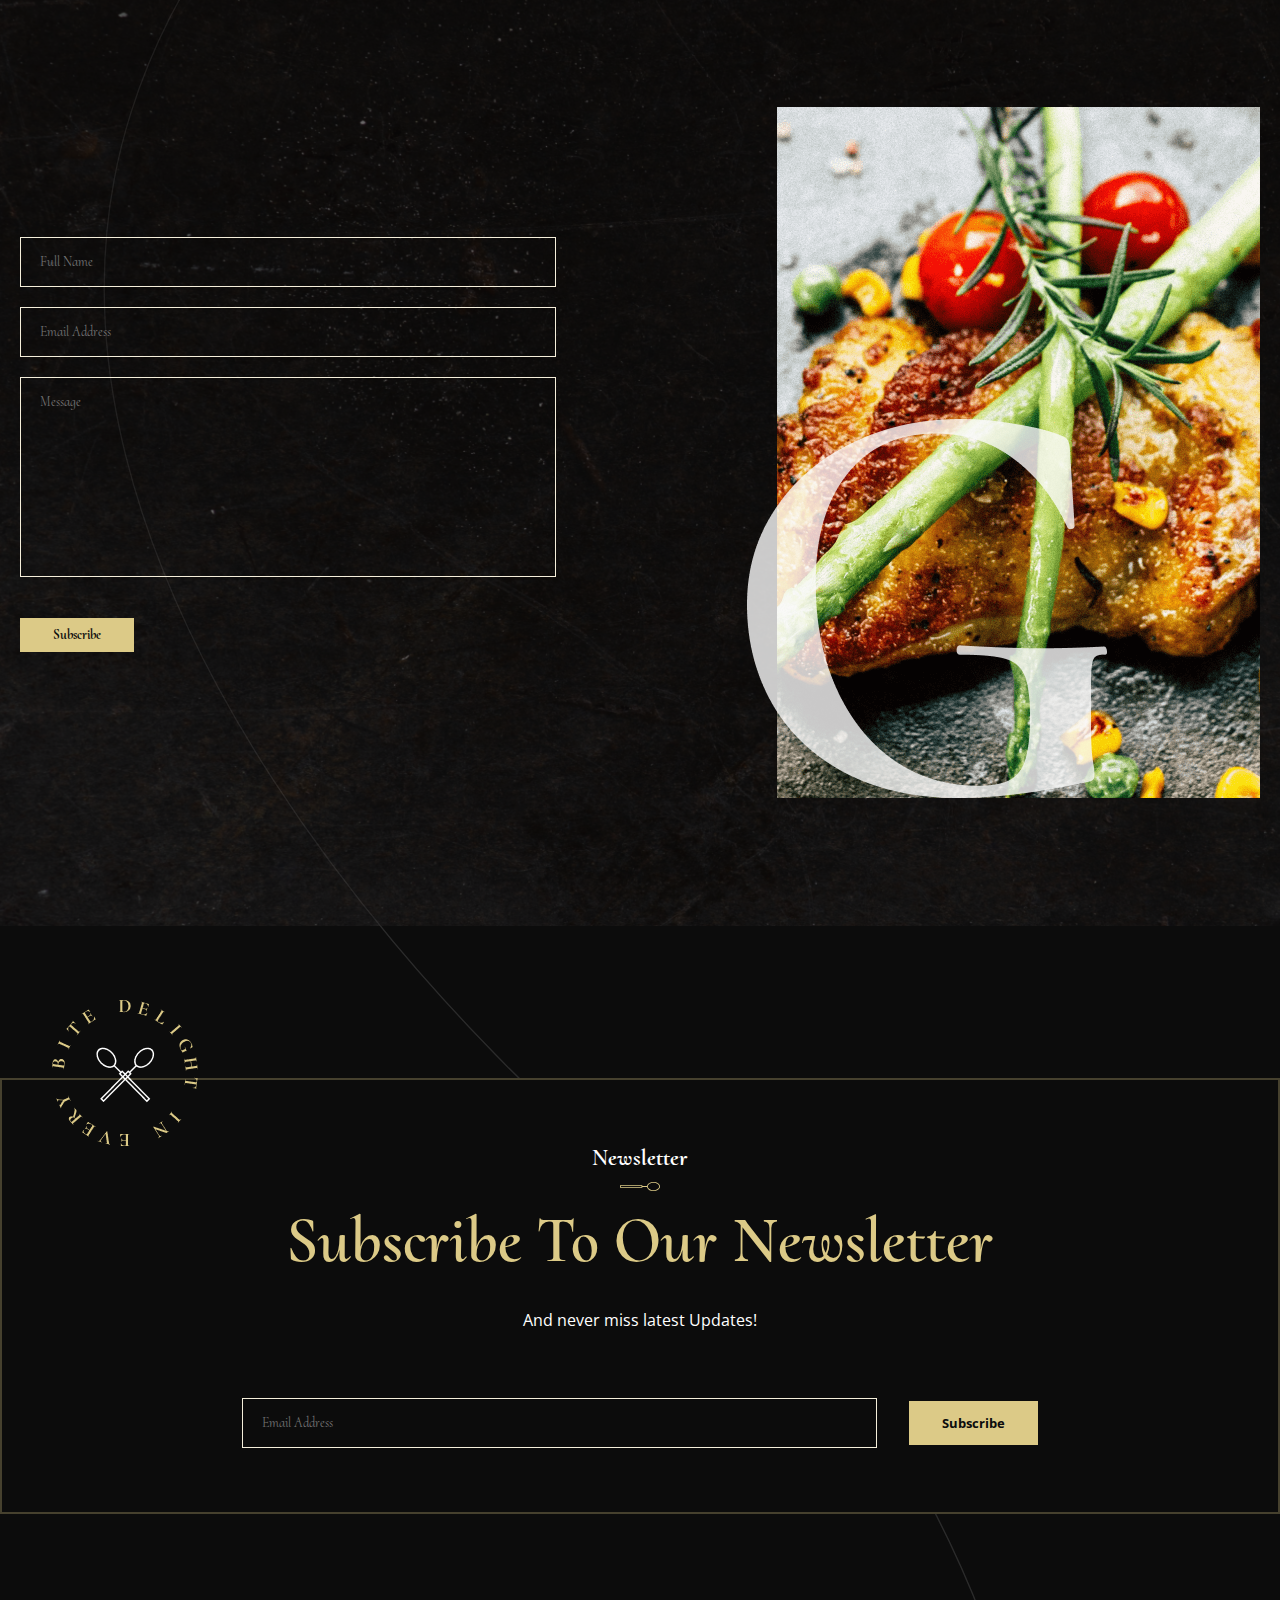
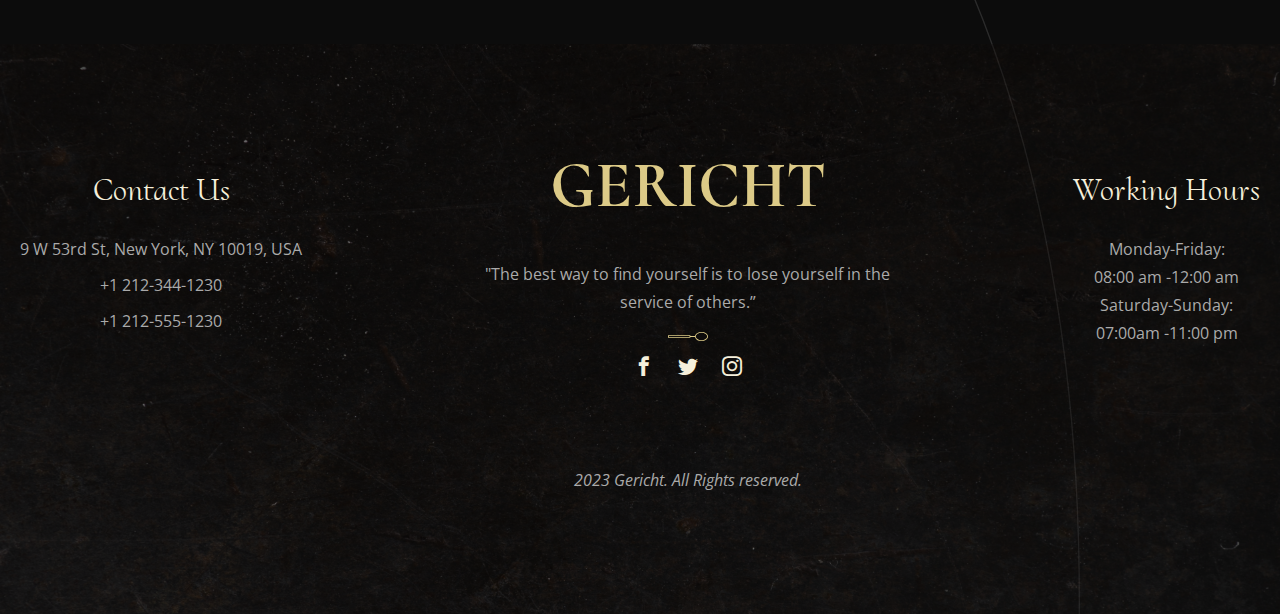
<file: contact-us.html>
<!DOCTYPE html>
<html lang="en">
<head>
    <meta charset="UTF-8">
    <meta http-equiv="X-UA-Compatible" content="IE=edge">
    <meta name="viewport" content="width=device-width, initial-scale=1.0">
    <meta name="Author" content="Krent Katarina Sergeevna">
    <meta name="Copyright" content="Krent Katarina Sergeevna">
    <link rel="stylesheet" href="styles/nullstyle.css">
    <link rel="stylesheet" href="styles/styles.css">
    <link rel="preconnect" href="https://fonts.googleapis.com">
    <link rel="preconnect" href="https://fonts.gstatic.com" crossorigin>
    <link href="https://fonts.googleapis.com/css2?family=Cormorant+Upright:wght@400;600;700&family=Open+Sans:wght@400;600&display=swap" rel="stylesheet">
    <link rel="apple-touch-icon" sizes="180x180" href="images/icons/favicon/apple-touch-icon.png">
    <link rel="icon" type="image/png" sizes="32x32" href="images/icons/favicon/favicon-32x32.png">
    <link rel="icon" type="image/png" sizes="16x16" href="images/icons/favicon/favicon-16x16.png">
    <title>Gericht+</title>
</head>
<body>
    <div class="wrapper">
        <header class="header">
            <div class=" container">
                <a href="index.html" class="header__logo">GERICHT</a>
                <div class="header__menu">
                    <div class="header__menu-icon">
                        <span></span>
                    </div>
                    <nav class="header__menu-body">
                        <ul class="header__menu-list">
                            <li><a href="index.html" class="header__menu-link">Home</a></li>
                            <li><a href="team.html" class="header__menu-link">Team</a></li>
                            <li><a href="contact-us.html" class="header__menu-link">Contact Us</a></li>
                            <li><a href="our-blogs-single-column.html" class="header__menu-link">Blog</a></li>
                            <li><a href="our-services.html" class="header__menu-link">Services</a></li>
                            <li><a href="FAQ.html" class="header__menu-link">FAQ</a></li>
                        </ul>
                    </nav>
                </div>
            </div>
        </header>
        <main class="main">
            <!--навигационный блок--> 
            <section class="navigation">
                <div class="container">
                    <h1 class="navigation__title">сontact Us</h1>
                    <nav>
                        <ul class="navigation__list">
                            <li><a class="navigation__link" href="index.html">Home</a></li>
                            <li><a class="navigation__link" href="contact-us.html">Сontact Us</a></li>
                        </ul>
                    </nav>
                </div>
            </section>
            <!--Map-->
            <section class="map">
                <div class="container">
                    <iframe class="map-use" src="https://www.google.com/maps/embed?pb=!1m14!1m12!1m3!1d7195.537863377083!2d-73.99312151094237!3d40.68826675142332!2m3!1f0!2f0!3f0!3m2!1i1024!2i768!4f13.1!5e0!3m2!1sru!2sby!4v1680009660503!5m2!1sru!2sby" width="1300" height="450" style="border:0;" allowfullscreen="" loading="lazy" referrerpolicy="no-referrer-when-downgrade"></iframe>
                </div>
            </section>
            <!--Contact form-->

            <!--Contact form-->
            <div class="form">
                <div class="container">
                    <div class="form__left">
                        <form>
                            <fieldset>
                                <div class="form__info"> 
                                    <input tabindex="1" placeholder="Full Name"  type="text">
                                    <input tabindex="2" placeholder="Email Address" type="email">
                                    <textarea tabindex="3"  placeholder="Message"  rows="7"></textarea> 
                                </div>  
                                <button class="form__button">Subscribe</button>   
                            </fieldset>
                        </form>
                    </div>
                    <div class="form__right">
                        <img class="form__right-image" src="images/main-laurels-image.png" alt=contact-image>
                    </div>
                </div>
            </div>
            <!--Поле ввода почты-->
            <section class="newsletter">
                <div class="container">
                    <h5 class="newsletter__subtitle">Newsletter</h5>
                    <img class="spoon-image" src="images/icons/spoon.svg" alt="spoon-image">
                    <h2 class="newsletter__title">Subscribe to Our Newsletter</h2>
                    <p class="newsletter__text">And never miss latest Updates!</p>
                    <form class="newsletter__form">
                        <input id="email" name="email" placeholder="Email Address" type="email">
                        <button class="newsletter__button">Subscribe</button>
                    </form>
                </div>
            </section>
        </main>
       <!--Подвал страницы-->
       <footer class="footer">
            <div class="container">
                <div class="footer__row">
                    <div class="footer__contact">
                        <h4 class="footer__title">Contact Us</h4>
                        <p class="footer__text">9 W 53rd St, New York, NY 10019, USA</p>
                        <a class="footer__phone" href="tel:+12123441230">+1 212-344-1230</a>
                        <a class="footer__phone" href="tel:+12125551230"> +1 212-555-1230</a>
                    </div>
                    <div class="footer__center">
                        <div class="footer__center-logo">GERICHT</div>
                        <p class="footer__center-text">"The best way to find yourself is to lose yourself in the service of others.”</p>
                        <img class="spoon-image" src="images/icons/spoon.svg" alt="spoon-image">
                        <ul class="footer__center-icons">
                            <li><a class="footer__center-icon" target="_blank" href="https://ru-ru.facebook.com/"><i class="icon-facebook"></i></a></li>
                            <li><a class="footer__center-icon" target="_blank" href="https://twitter.com/"><i class="icon-twitter"></i></a></li>
                            <li><a class="footer__center-icon" target="_blank" href="https://www.instagram.com/"><i class="icon-instagram"></i></a></li>
                        </ul>
                        <address class="footer__address">2023 Gericht. All Rights reserved.</address>
                    </div>
                    <div class="footer__hours">
                        <h4 class="footer__title">Working Hours</h4>
                        <p class="footer__text-hours">Monday-Friday: <br> 08:00 am -12:00 am</p>
                        <p class="footer__text-hours">Saturday-Sunday: <br>07:00am -11:00 pm</p>
                    </div>
                </div>
            </div>   
        </footer>
    </div>
<!--Подключение файла скриптов-->
<script src="scripts/script.js"></script>
</body>
</html>
</file>
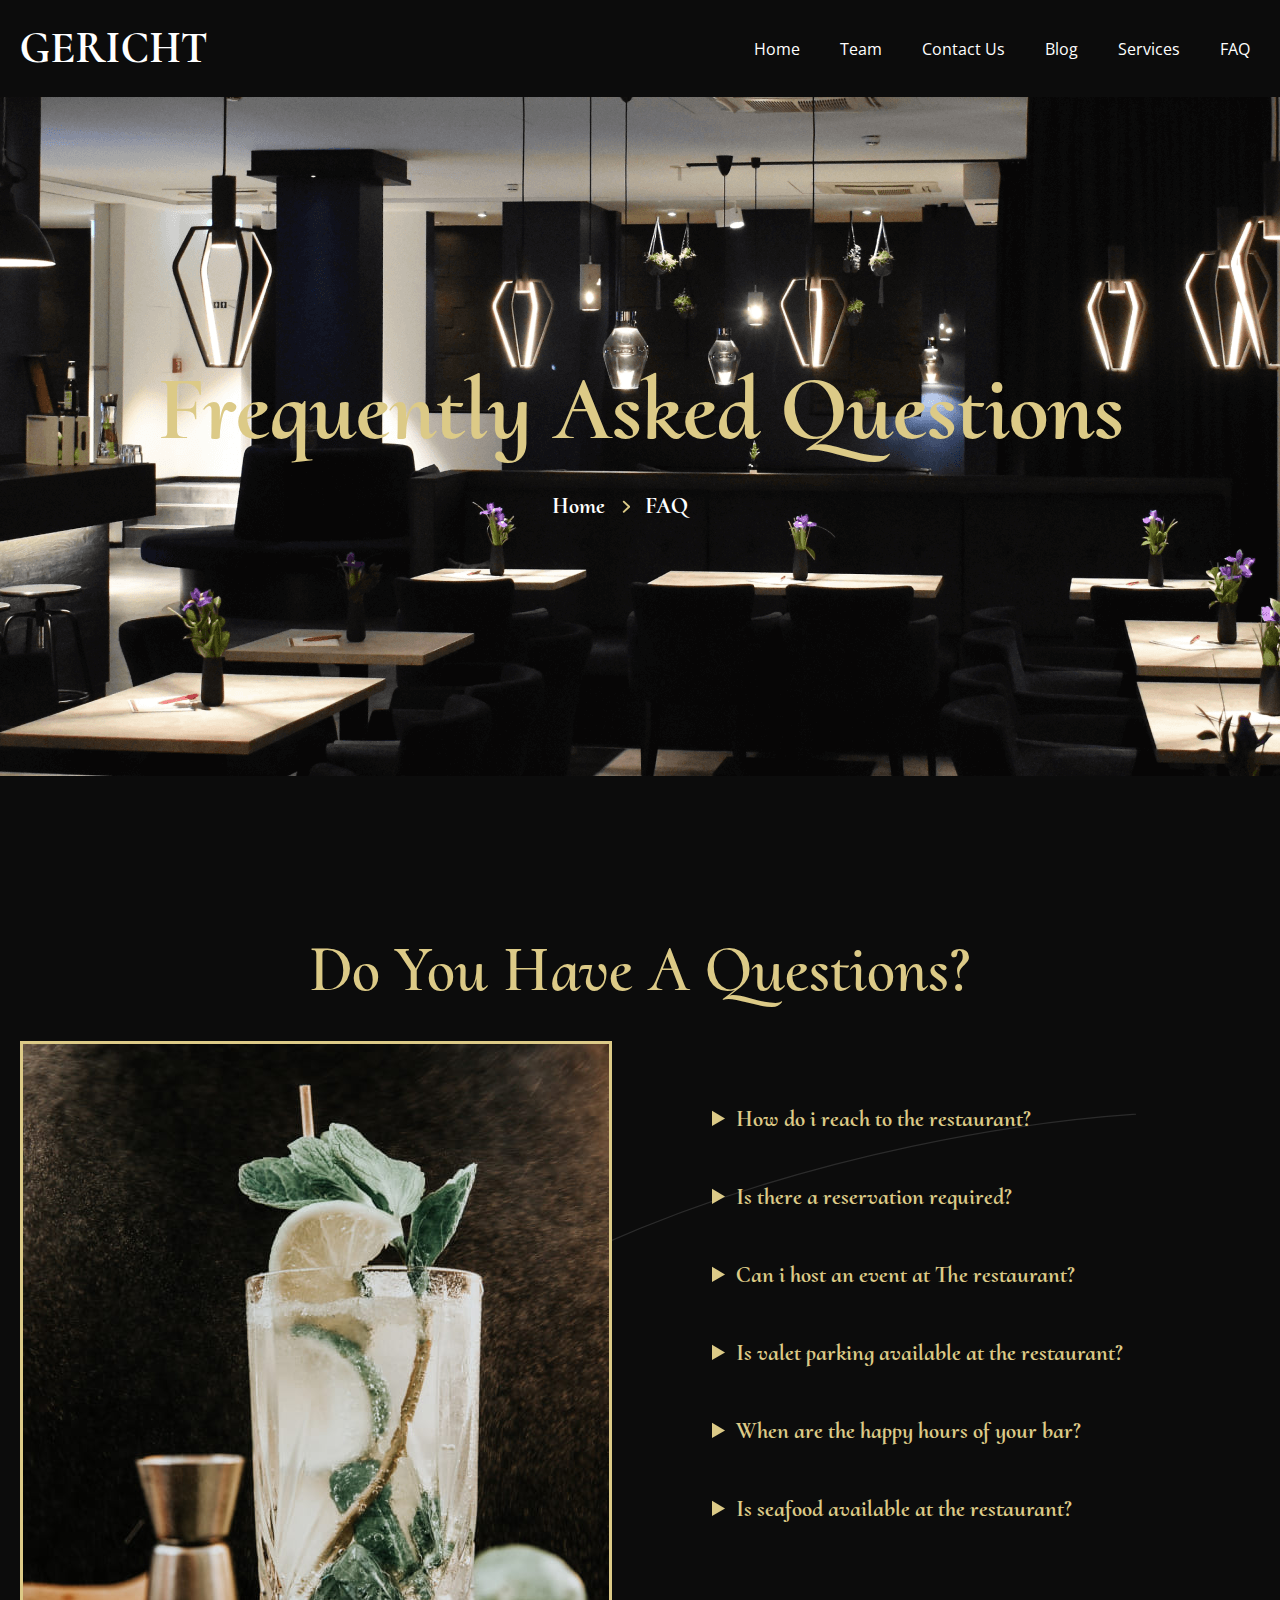
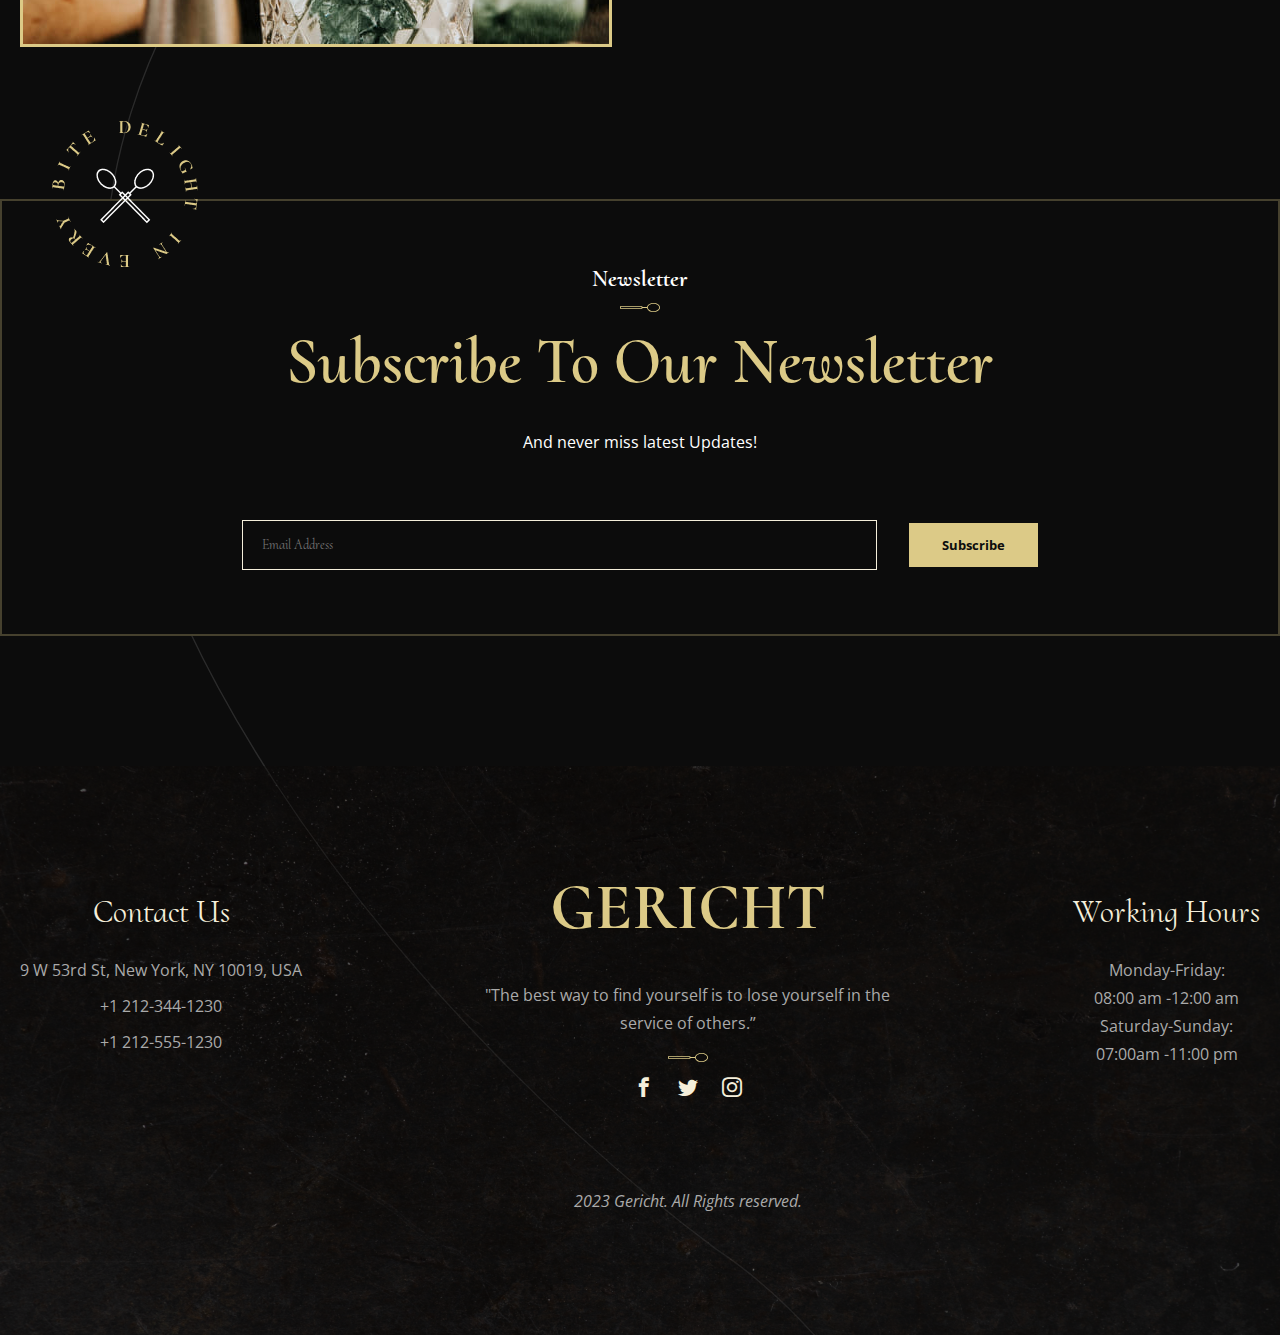
<file: FAQ.html>
<!DOCTYPE html>
<html lang="en">
<head>
    <meta charset="UTF-8">
    <meta http-equiv="X-UA-Compatible" content="IE=edge">
    <meta name="viewport" content="width=device-width, initial-scale=1.0">
    <meta name="Author" content="Krent Katarina Sergeevna">
    <meta name="Copyright" content="Krent Katarina Sergeevna">
    <link rel="stylesheet" href="styles/nullstyle.css">
    <link rel="stylesheet" href="styles/styles.css">
    <link rel="preconnect" href="https://fonts.googleapis.com">
    <link rel="preconnect" href="https://fonts.gstatic.com" crossorigin>
    <link href="https://fonts.googleapis.com/css2?family=Cormorant+Upright:wght@400;600;700&family=Open+Sans:wght@400;600&display=swap" rel="stylesheet">
    <link rel="apple-touch-icon" sizes="180x180" href="images/icons/favicon/apple-touch-icon.png">
    <link rel="icon" type="image/png" sizes="32x32" href="images/icons/favicon/favicon-32x32.png">
    <link rel="icon" type="image/png" sizes="16x16" href="images/icons/favicon/favicon-16x16.png">
    <title>FAQ</title>
</head>
<body>
    <div class="wrapper">
        <header class="header">
            <div class=" container">
                <a href="index.html" class="header__logo">GERICHT</a>
                <div class="header__menu">
                    <div class="header__menu-icon">
                        <span></span>
                    </div>
                    <nav class="header__menu-body">
                        <ul class="header__menu-list">
                            <li><a href="index.html" class="header__menu-link">Home</a></li>
                            <li><a href="team.html" class="header__menu-link">Team</a></li>
                            <li><a href="contact-us.html" class="header__menu-link">Contact Us</a></li>
                            <li><a href="our-blogs-single-column.html" class="header__menu-link">Blog</a></li>
                            <li><a href="our-services.html" class="header__menu-link">Services</a></li>
                            <li><a href="FAQ.html" class="header__menu-link">FAQ</a></li>
                        </ul>
                    </nav>
                </div>
            </div>
        </header>
        <main class="main">
             <!--навигационный блок-->
            <section class="navigation">
                <div class="container">
                    <h1 class="navigation__title">Frequently Asked Questions</h1>
                    <nav>
                        <ul class="navigation__list">
                            <li><a class="navigation__link" href="index.html">Home</a></li>
                            <li><a class="navigation__link" href="FAQ.html">FAQ</a></li>
                        </ul>
                    </nav>
                </div>
            </section>
            <!--FAQ-->
            <section class="faq">
                <div class="container">
                    <h2 class="faq__title-main">Do you have a questions?</h2>
                    <div class="faq__content">
                        <div class="faq__left-image">
                            <img class="faq__image" src="images/FAQ.jpg" alt="faq-image">
                        </div>
                        <div class="faq__right">
                            <details>
                                <summary class="faq__title">How do i reach to the restaurant?</summary>
                                <p class="faq__description">The fastest way will be straight from the center accross the metro. We also have parking and you can come with your car.</p>
                            </details>
                            <details>
                                <summary class="faq__title">Is there a reservation required?</summary>
                                <p class="faq__description">On a weekday you can come to us without a reservation, but on holidays and weekends we accept customers by reservation. Take care of this in advance.</p>
                            </details>
                            <details>
                                <summary class="faq__title">Can i host an event at The restaurant?</summary>
                                <p class="faq__description">Yes, you can hold any event with us, our team can organize it for you.</p>
                            </details>
                            <details>
                                <summary class="faq__title">Is valet parking available at the restaurant?</summary>
                                <p class="faq__description">Near our restaurant there are 2 parking lots: open and closed.</p>
                            </details>
                            <details>
                                <summary class="faq__title">When are the happy hours of your bar?</summary>
                                <p class="faq__description">Monday - Friday (4:00 Pm - 7:00 pm)</p>
                            </details>
                            <details>
                                <summary class="faq__title">Is seafood available at the restaurant?</summary>
                                <p class="faq__description">Our restaurant has a large selection of seafood. You can order any kind of fish, shrimps, mussels, oysters and much more.</p>
                            </details>
                        </div>
                    </div>  
                </div>
            </section>  
            <!--Поле ввода почты-->
            <section class="newsletter">
                <div class="container">
                    <h5 class="newsletter__subtitle">Newsletter</h5>
                    <img class="spoon-image" src="images/icons/spoon.svg" alt="spoon-image">
                    <h2 class="newsletter__title">Subscribe to Our Newsletter</h2>
                    <p class="newsletter__text">And never miss latest Updates!</p>
                    <form class="newsletter__form">
                        <input id="email" name="email" placeholder="Email Address" type="email">
                        <button class="newsletter__button">Subscribe</button>
                    </form>
                </div>
            </section>
        </main>
        <!--Подвал страницы-->
        <footer class="footer">
            <div class="container">
                <div class="footer__row">
                    <div class="footer__contact">
                        <h4 class="footer__title">Contact Us</h4>
                        <p class="footer__text">9 W 53rd St, New York, NY 10019, USA</p>
                        <a class="footer__phone" href="tel:+12123441230">+1 212-344-1230</a>
                        <a class="footer__phone" href="tel:+12125551230"> +1 212-555-1230</a>
                    </div>
                    <div class="footer__center">
                        <div class="footer__center-logo">GERICHT</div>
                        <p class="footer__center-text">"The best way to find yourself is to lose yourself in the service of others.”</p>
                        <img class="spoon-image" src="images/icons/spoon.svg" alt="spoon-image">
                        <ul class="footer__center-icons">
                            <li><a class="footer__center-icon" target="_blank" href="https://ru-ru.facebook.com/"><i class="icon-facebook"></i></a></li>
                            <li><a class="footer__center-icon" target="_blank" href="https://twitter.com/"><i class="icon-twitter"></i></a></li>
                            <li><a class="footer__center-icon" target="_blank" href="https://www.instagram.com/"><i class="icon-instagram"></i></a></li>
                        </ul>
                        <address class="footer__address">2023 Gericht. All Rights reserved.</address>
                    </div>
                    <div class="footer__hours">
                        <h4 class="footer__title">Working Hours</h4>
                        <p class="footer__text-hours">Monday-Friday: <br> 08:00 am -12:00 am</p>
                        <p class="footer__text-hours">Saturday-Sunday: <br>07:00am -11:00 pm</p>
                    </div>
                </div>
            </div>   
        </footer>
    </div>
<!--Подключение файла скриптов-->
<script src="scripts/script.js"></script>
</body>
</html>
</file>
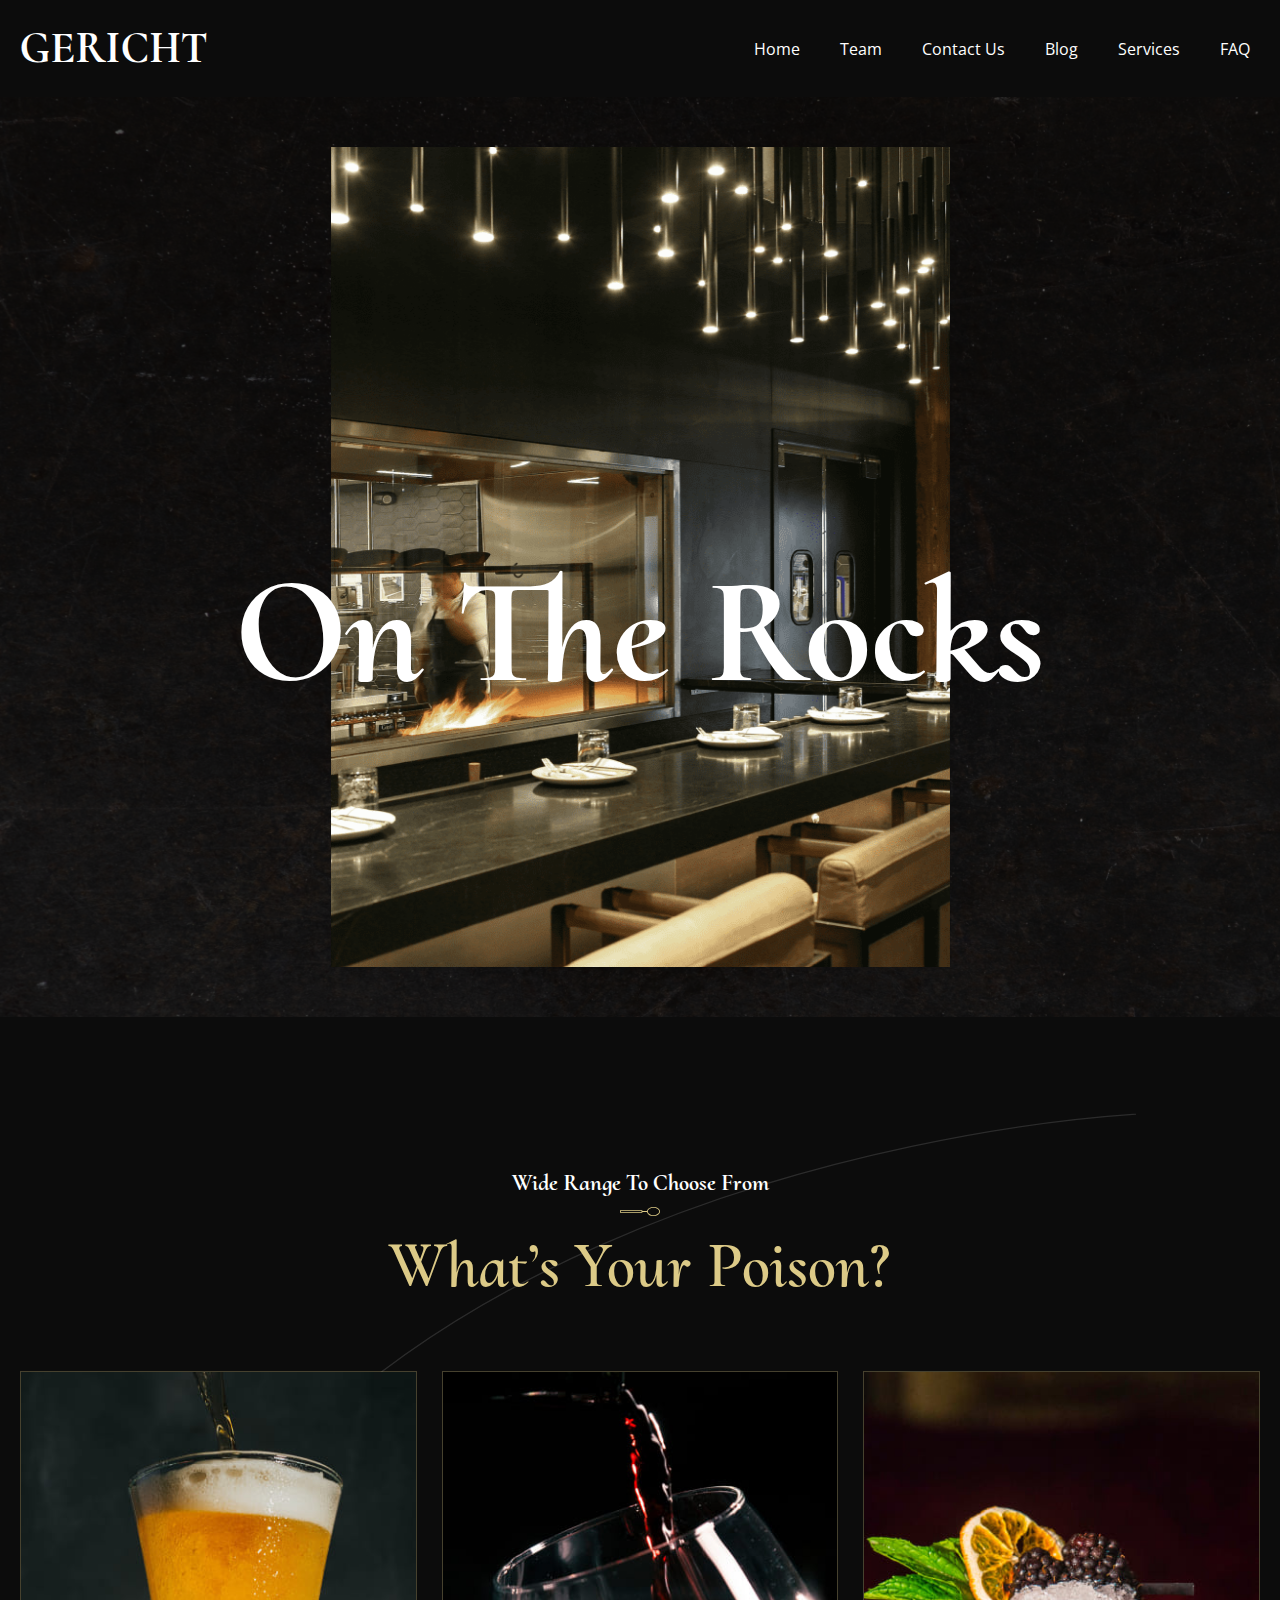
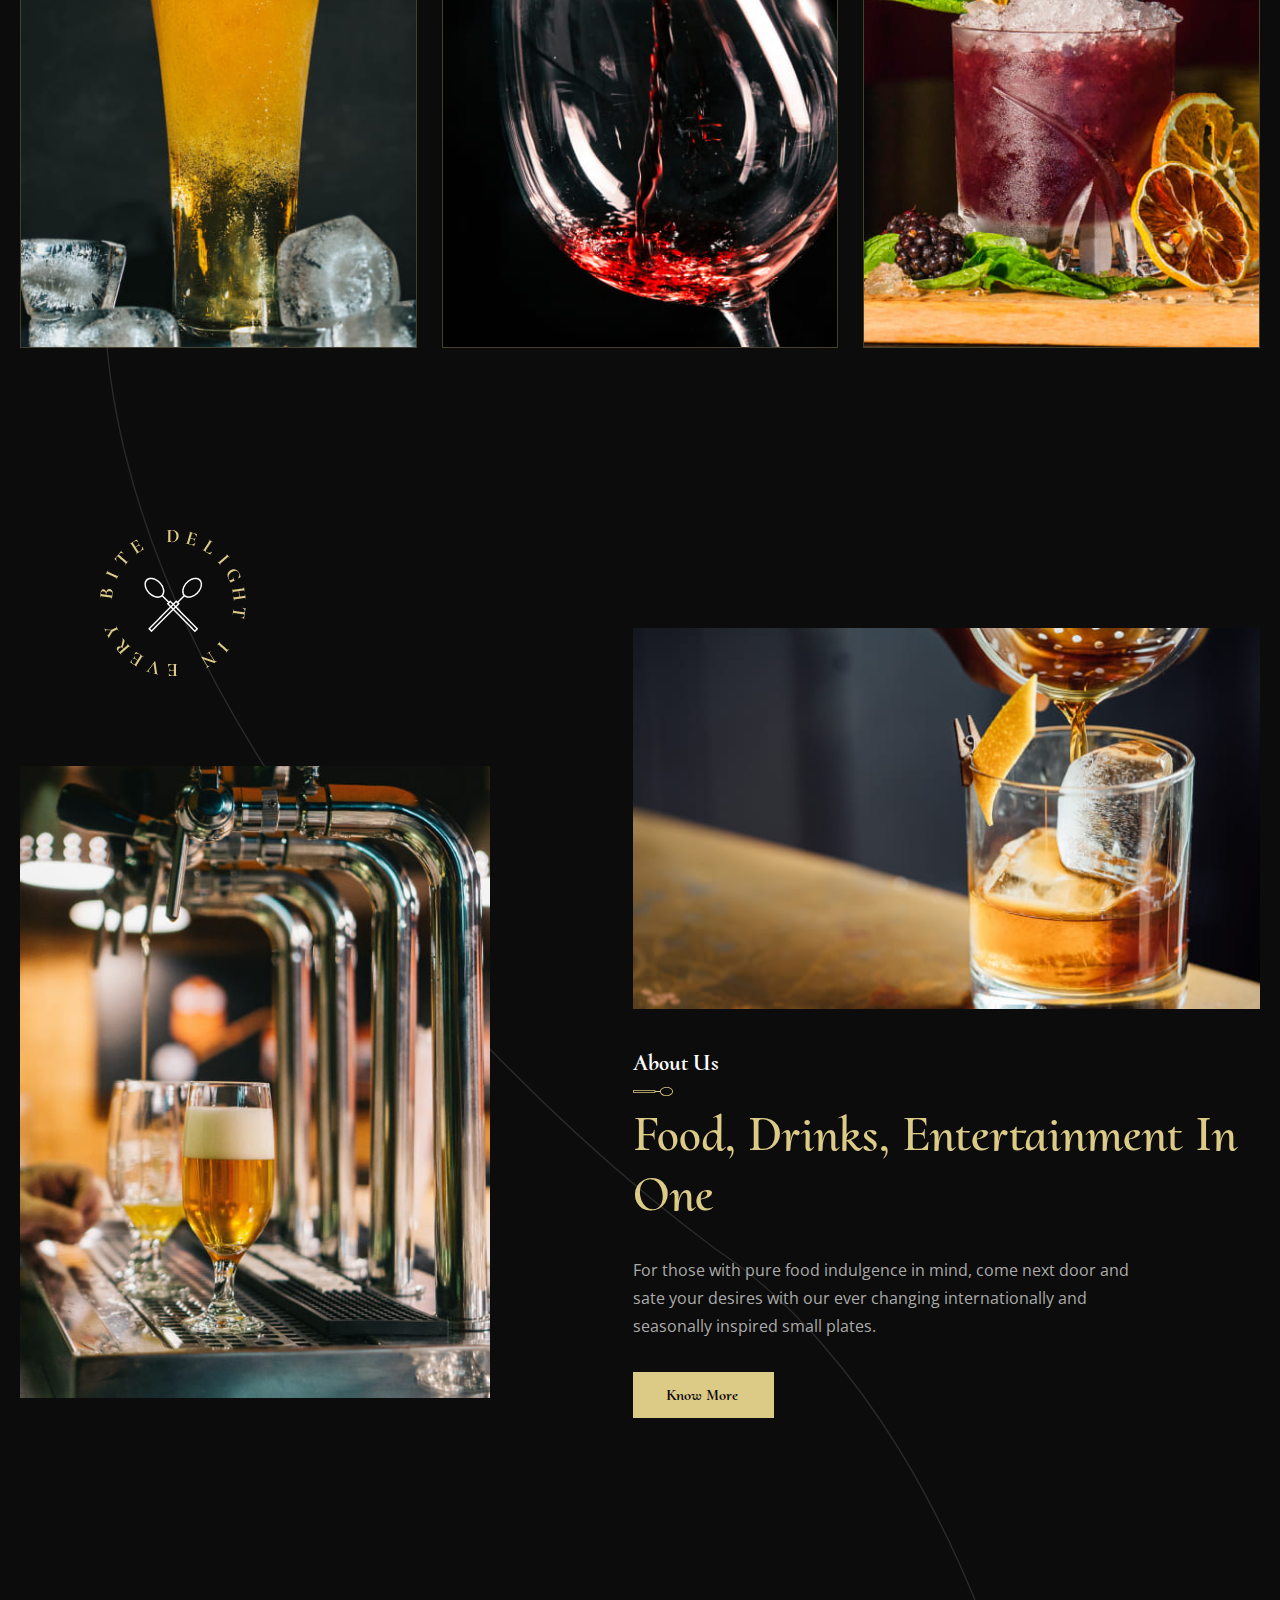
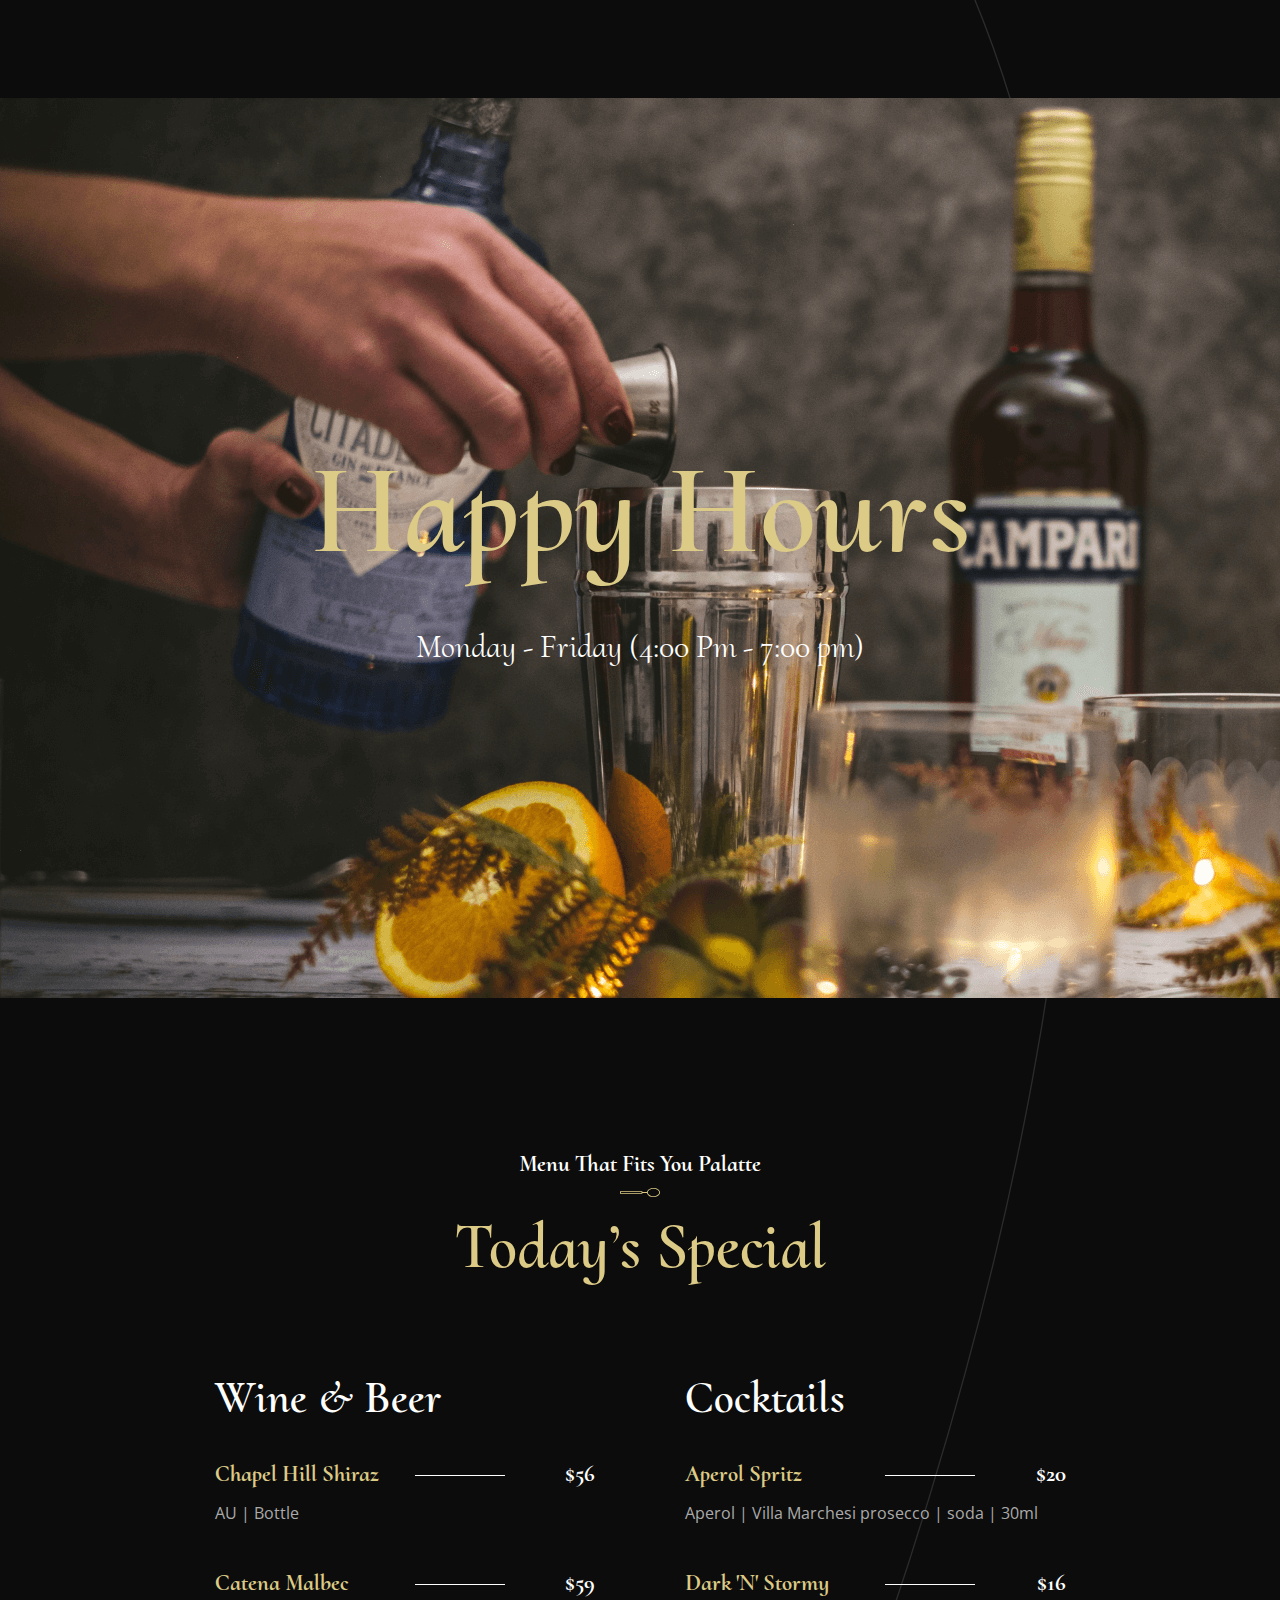
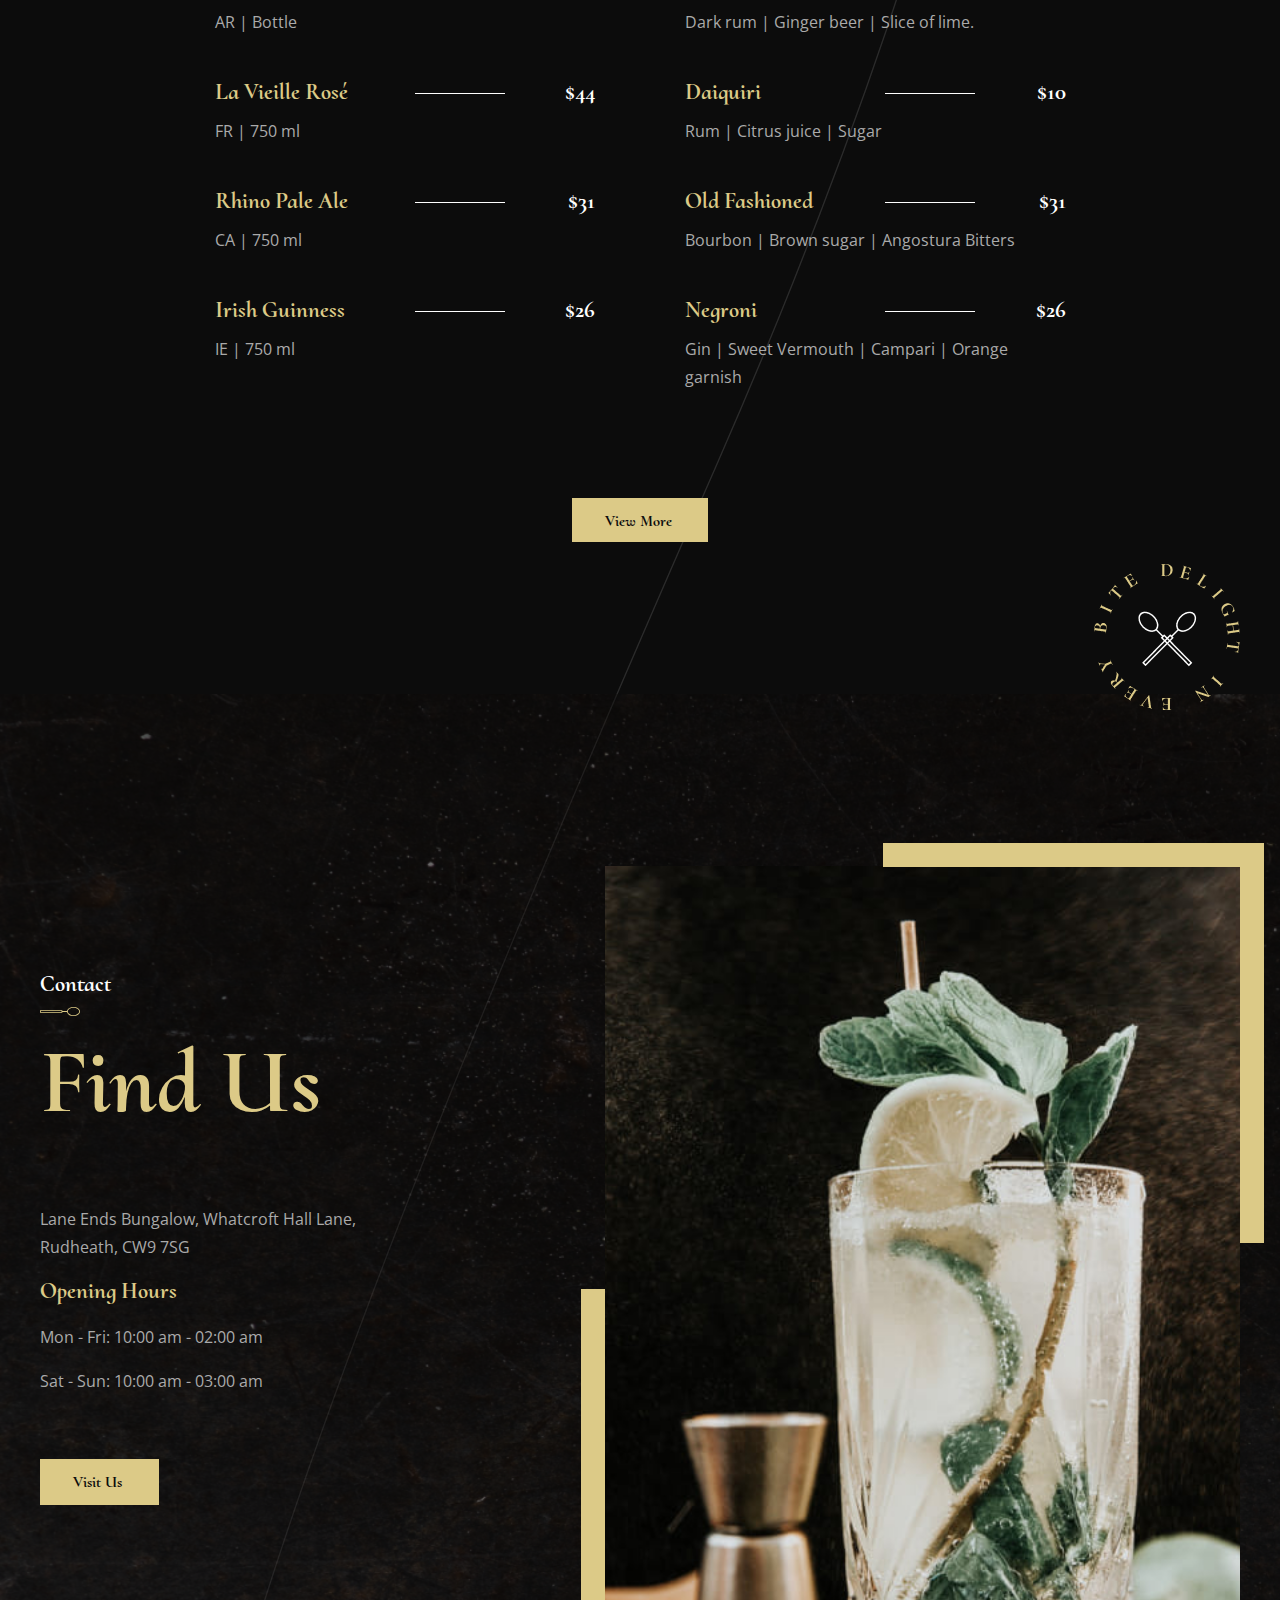
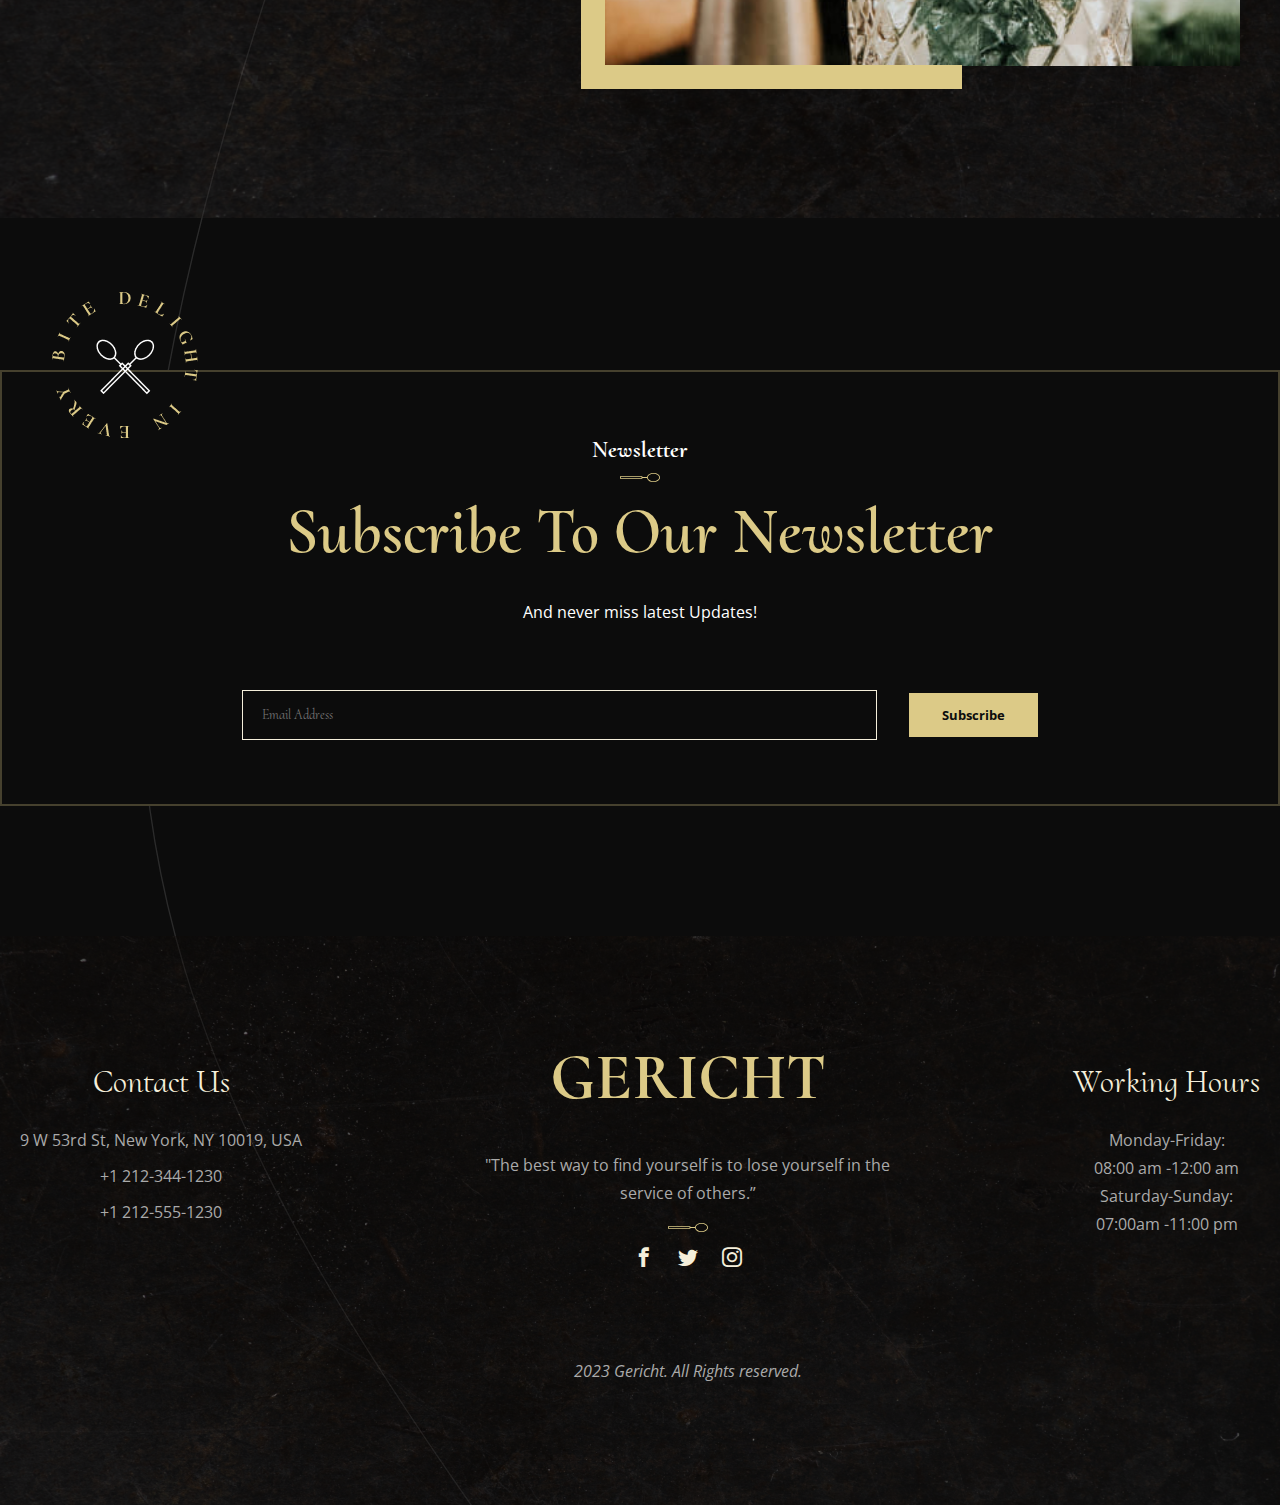
<file: on-the-rocks.html>
<!DOCTYPE html>
<html lang="en">
<head>
    <meta charset="UTF-8">
    <meta http-equiv="X-UA-Compatible" content="IE=edge">
    <meta name="viewport" content="width=device-width, initial-scale=1.0">
    <meta name="Author" content="Krent Katarina Sergeevna">
    <meta name="Copyright" content="Krent Katarina Sergeevna">
    <link rel="stylesheet" href="styles/nullstyle.css">
    <link rel="stylesheet" href="styles/styles.css">
    <link rel="stylesheet" href="https://cdn.jsdelivr.net/npm/swiper@9/swiper-bundle.min.css">
    <link rel="preconnect" href="https://fonts.googleapis.com">
    <link rel="preconnect" href="https://fonts.gstatic.com" crossorigin>
    <link href="https://fonts.googleapis.com/css2?family=Cormorant+Upright:wght@400;600;700&family=Open+Sans:wght@400;600&display=swap" rel="stylesheet">
    <link rel="apple-touch-icon" sizes="180x180" href="images/icons/favicon/apple-touch-icon.png">
    <link rel="icon" type="image/png" sizes="32x32" href="images/icons/favicon/favicon-32x32.png">
    <link rel="icon" type="image/png" sizes="16x16" href="images/icons/favicon/favicon-16x16.png">
    <title>On the Rocks</title>
</head>
<body>
    <div class="wrapper">
        <header class="header">
            <div class=" container">
                <a href="index.html" class="header__logo">GERICHT</a>
                <div class="header__menu">
                    <div class="header__menu-icon">
                        <span></span>
                    </div>
                    <nav class="header__menu-body">
                        <ul class="header__menu-list">
                            <li><a href="index.html" class="header__menu-link">Home</a></li>
                            <li><a href="team.html" class="header__menu-link">Team</a></li>
                            <li><a href="contact-us.html" class="header__menu-link">Contact Us</a></li>
                            <li><a href="our-blogs-single-column.html" class="header__menu-link">Blog</a></li>
                            <li><a href="our-services.html" class="header__menu-link">Services</a></li>
                            <li><a href="FAQ.html" class="header__menu-link">FAQ</a></li>
                        </ul>
                    </nav>
                </div>
            </div>
        </header>
        <main class="main">
            <!--On the rocks-->
            <section class="rocks">
                <div class="container">
                    <h1 class="rocks__title">On the Rocks</h1>
                    <div class="image-slider swiper-container">
                        <div class="image-slider__wrapper swiper-wrapper">
                            <div class="image-slider__slide swiper-slide">
                                <div class="image-slider__image">
                                    <img src="images/rocks-1.png" alt="bar-image">
                                </div>
                            </div>
                            <div class="image-slider__slide swiper-slide">
                                <div class="image-slider__image">
                                    <img src="images/rocks-2.png" alt="bar-image">
                                </div>
                            </div> 
                        </div>
                    </div>
                </div>
            </section>
            <!--Poison-->
            <section class="poison">
                <div class="container">
                    <h5 class="poison__subtitle"><a id="poison">Wide Range to choose from</a></h5>
                    <img class="spoon-image" src="images/icons/spoon.svg" alt="spoon-image">
                    <h2 class="poison__title">What’s Your Poison?</h2>
                    <div class="poison__cards">
                        <figure class="poison__card">
                            <a href="#"><img class="poison__image"  src="images/beer.jpg" alt="beer-image"></a>
                            <div class="poison__card-overlay">
                                <a class="card__overlay-link" href="#">Beer</a>
                            </div>
                        </figure>
                        <figure class="poison__card">
                            <a href="#"><img class="poison__image" src="images/wine.jpg" alt="wine-image"></a>
                            <div class="poison__card-overlay">
                                <a class="card__overlay-link" href="#">Wine</a>
                            </div>
                        </figure>
                        <figure class="poison__card">
                            <a href="#"><img class="poison__image"  src="images/coctail.jpg" alt="coctail-image"></a>
                            <div class="poison__card-overlay">
                                <a class="card__overlay-link" href="#">Coctails</a>
                            </div>
                        </figure>
                    </div>
                </div> 
            </section>
            <!--Блок entertainment-->
            <section class="entertainment">
                <div class="container">
                    <div class="entertainment__left">
                        <img class="entertainment__left-image" src="images/beer2.jpg" alt="entertainment-image">
                    </div>
                    <div class="entertainment__right">
                        <img class="entertainment__right-image" src="images/beer1.jpg" alt="entertainment-image">
                        <h5 class="entertainment__subtitle">About Us</h5>
                        <img class="spoon-image" src="images/icons/spoon.svg" alt="spoon-image">
                        <h2 class="entertainment__title">Food, Drinks, entertainment in one</h2>
                        <p class="entertainment__text">For those with pure food indulgence in mind, come next door and sate your desires with our ever changing internationally and seasonally inspired small plates.</p>
                        <a class="entertainment__link" href="#poison">Know More</a>
                    </div>
                </div>
            </section>
            
            <!--Happy hours-->
            <section class="happy">
                <div class="container">
                    <h2 class="happy__title">Happy Hours</h2>
                    <p class="happy__text">Monday - Friday (4:00 Pm - 7:00 pm)</p>
                </div>
            </section>
            <!--Menu coctails-->
            <section class="bar">
                <div class="container">
                    <h5 class="bar__subtitle">Menu that fits you palatte</h5>
                    <img class="spoon-image" src="images/icons/spoon.svg" alt="spoon-image">
                    <h2 class="bar__title">Today’s Special</h2>
                    <div class="bar__content">
                        <div class="bar__content-left">
                            <h3 class="bar__content-title">Wine & Beer</h3>
                            <div class="bar__content-cards">
                                <div class="bar__card">
                                    <div class="bar__card-info">
                                        <h5 class="bar__card-title">Chapel Hill Shiraz</h5>
                                        <div class="bar__card-price">$56</div>
                                    </div>
                                    <div class="bar__card-text">AU | Bottle</div>
                                </div>
                                <div class="bar__card">
                                    <div class="bar__card-info">
                                        <h5 class="bar__card-title">Catena Malbec</h5>
                                        <div class="bar__card-price">$59</div>
                                    </div>
                                    <div class="bar__card-text">AR | Bottle</div>
                                </div>
                                <div class="bar__card">
                                    <div class="bar__card-info">
                                        <h5 class="bar__card-title">La Vieille Rosé</h5>
                                        <div class="bar__card-price">$44</div>
                                    </div>
                                    <div class="bar__card-text">FR | 750 ml</div>
                                </div>
                                <div class="bar__card">
                                    <div class="bar__card-info">
                                        <h5 class="bar__card-title">Rhino Pale Ale</h5>
                                        <div class="bar__card-price">$31</div>
                                    </div>
                                    <div class="bar__card-text">CA | 750 ml</div>
                                </div>
                                <div class="bar__card">
                                    <div class="bar__card-info">
                                        <h5 class="bar__card-title">Irish Guinness</h5>
                                        <div class="bar__card-price">$26</div>
                                    </div>
                                    <div class="bar__card-text">IE | 750 ml</div>
                                </div>
                            </div>
                        </div>
                        <div class="bar__content-center">
                            <img class="bar__content-image" src="images/main-today's-special.png" alt="bar-image">
                        </div>
                        <div class="bar__content-right">
                            <h3 class="bar__content-title">Cocktails</h3>
                            <div class="bar__content-cards">
                                <div class="bar__card">
                                    <div class="bar__card-info">
                                        <h5 class="bar__card-title">Aperol Spritz</h5>
                                        <div class="bar__card-price">$20</div>
                                    </div>
                                    <div class="bar__card-text">Aperol | Villa Marchesi prosecco | soda | 30ml</div>
                                </div>
                                <div class="bar__card">
                                    <div class="bar__card-info">
                                        <h5 class="bar__card-title">Dark 'N' Stormy</h5>
                                        <div class="bar__card-price">$16</div>
                                    </div>
                                    <div class="bar__card-text">Dark rum | Ginger beer | Slice of lime. </div>
                                </div>
                                <div class="bar__card">
                                    <div class="bar__card-info">
                                        <h5 class="bar__card-title">Daiquiri</h5>
                                        <div class="bar__card-price">$10</div>
                                    </div>
                                    <div class="bar__card-text">Rum | Citrus juice | Sugar</div>
                                </div>
                                <div class="bar__card">
                                    <div class="bar__card-info">
                                        <h5 class="bar__card-title">Old Fashioned</h5>
                                        <div class="bar__card-price">$31</div>
                                    </div>
                                    <div class="bar__card-text">Bourbon | Brown sugar | Angostura Bitters</div>
                                </div>
                                <div class="bar__card">
                                    <div class="bar__card-info">
                                        <h5 class="bar__card-title">Negroni</h5>
                                        <div class="bar__card-price">$26</div>
                                    </div>
                                    <div class="bar__card-text">Gin | Sweet Vermouth | Campari | Orange garnish</div>
                                </div>
                            </div>
                        </div>
                    </div>
                    <a class="bar__link" href="on-the-rocks.html">View More</a>
                </div>
            </section>
            <!--Find us-->
            <section class="find">
                <div class="container">
                    <div class="find__left">
                        <h5 class="find__subtitle">Contact</h5>
                        <img class="spoon-image" src="images/icons/spoon.svg" alt="spoon-image">
                        <h1 class="find__title">Find Us</h1>
                        <p class="find__text"> Lane Ends Bungalow, Whatcroft Hall Lane, Rudheath, CW9 7SG</p>
                        <h5 class="find__title-hours">Opening Hours</h5>
                        <p class="find__text">Mon - Fri: 10:00 am - 02:00 am</p>
                        <p class="find__text">Sat - Sun: 10:00 am - 03:00 am</p>
                        <a class="find__link" href="contact-us.html">Visit Us</a>
                    </div>
                    <div class="find__right">
                        <div class="find__right-image">
                            <img class="find__image" src="images/FAQ.jpg" alt="find-image">
                        </div>
                    </div>
                </div>
            </section>
            <!--Поле ввода почты-->
            <section class="newsletter">
                <div class="container">
                    <h5 class="newsletter__subtitle">Newsletter</h5>
                    <img class="spoon-image" src="images/icons/spoon.svg" alt="spoon-image">
                    <h2 class="newsletter__title">Subscribe to Our Newsletter</h2>
                    <p class="newsletter__text">And never miss latest Updates!</p>
                    <form class="newsletter__form">
                        <input id="email" name="email" placeholder="Email Address" type="email">
                        <button class="newsletter__button">Subscribe</button>
                    </form>
                </div>
            </section>
        </main>
        <!--Подвал страницы-->
        <footer class="footer">
            <div class="container">
                <div class="footer__row">
                    <div class="footer__contact">
                        <h4 class="footer__title">Contact Us</h4>
                        <p class="footer__text">9 W 53rd St, New York, NY 10019, USA</p>
                        <a class="footer__phone" href="tel:+12123441230">+1 212-344-1230</a>
                        <a class="footer__phone" href="tel:+12125551230"> +1 212-555-1230</a>
                    </div>
                    <div class="footer__center">
                        <div class="footer__center-logo">GERICHT</div>
                        <p class="footer__center-text">"The best way to find yourself is to lose yourself in the service of others.”</p>
                        <img class="spoon-image" src="images/icons/spoon.svg" alt="spoon-image">
                        <ul class="footer__center-icons">
                            <li><a class="footer__center-icon" target="_blank" href="https://ru-ru.facebook.com/"><i class="icon-facebook"></i></a></li>
                            <li><a class="footer__center-icon" target="_blank" href="https://twitter.com/"><i class="icon-twitter"></i></a></li>
                            <li><a class="footer__center-icon" target="_blank" href="https://www.instagram.com/"><i class="icon-instagram"></i></a></li>
                        </ul>
                        <address class="footer__address">2023 Gericht. All Rights reserved.</address>
                    </div>
                    <div class="footer__hours">
                        <h4 class="footer__title">Working Hours</h4>
                        <p class="footer__text-hours">Monday-Friday: <br> 08:00 am -12:00 am</p>
                        <p class="footer__text-hours">Saturday-Sunday: <br>07:00am -11:00 pm</p>
                    </div>
                </div>
            </div>   
        </footer>
    </div>
 <!--Подключение файла скриптов-->
 <script src="https://cdn.jsdelivr.net/npm/swiper@9/swiper-bundle.min.js"></script>
 <script src="scripts/script.js"></script>
 <script src="scripts/swiper.js"></script>
</body>
</html>
</file>
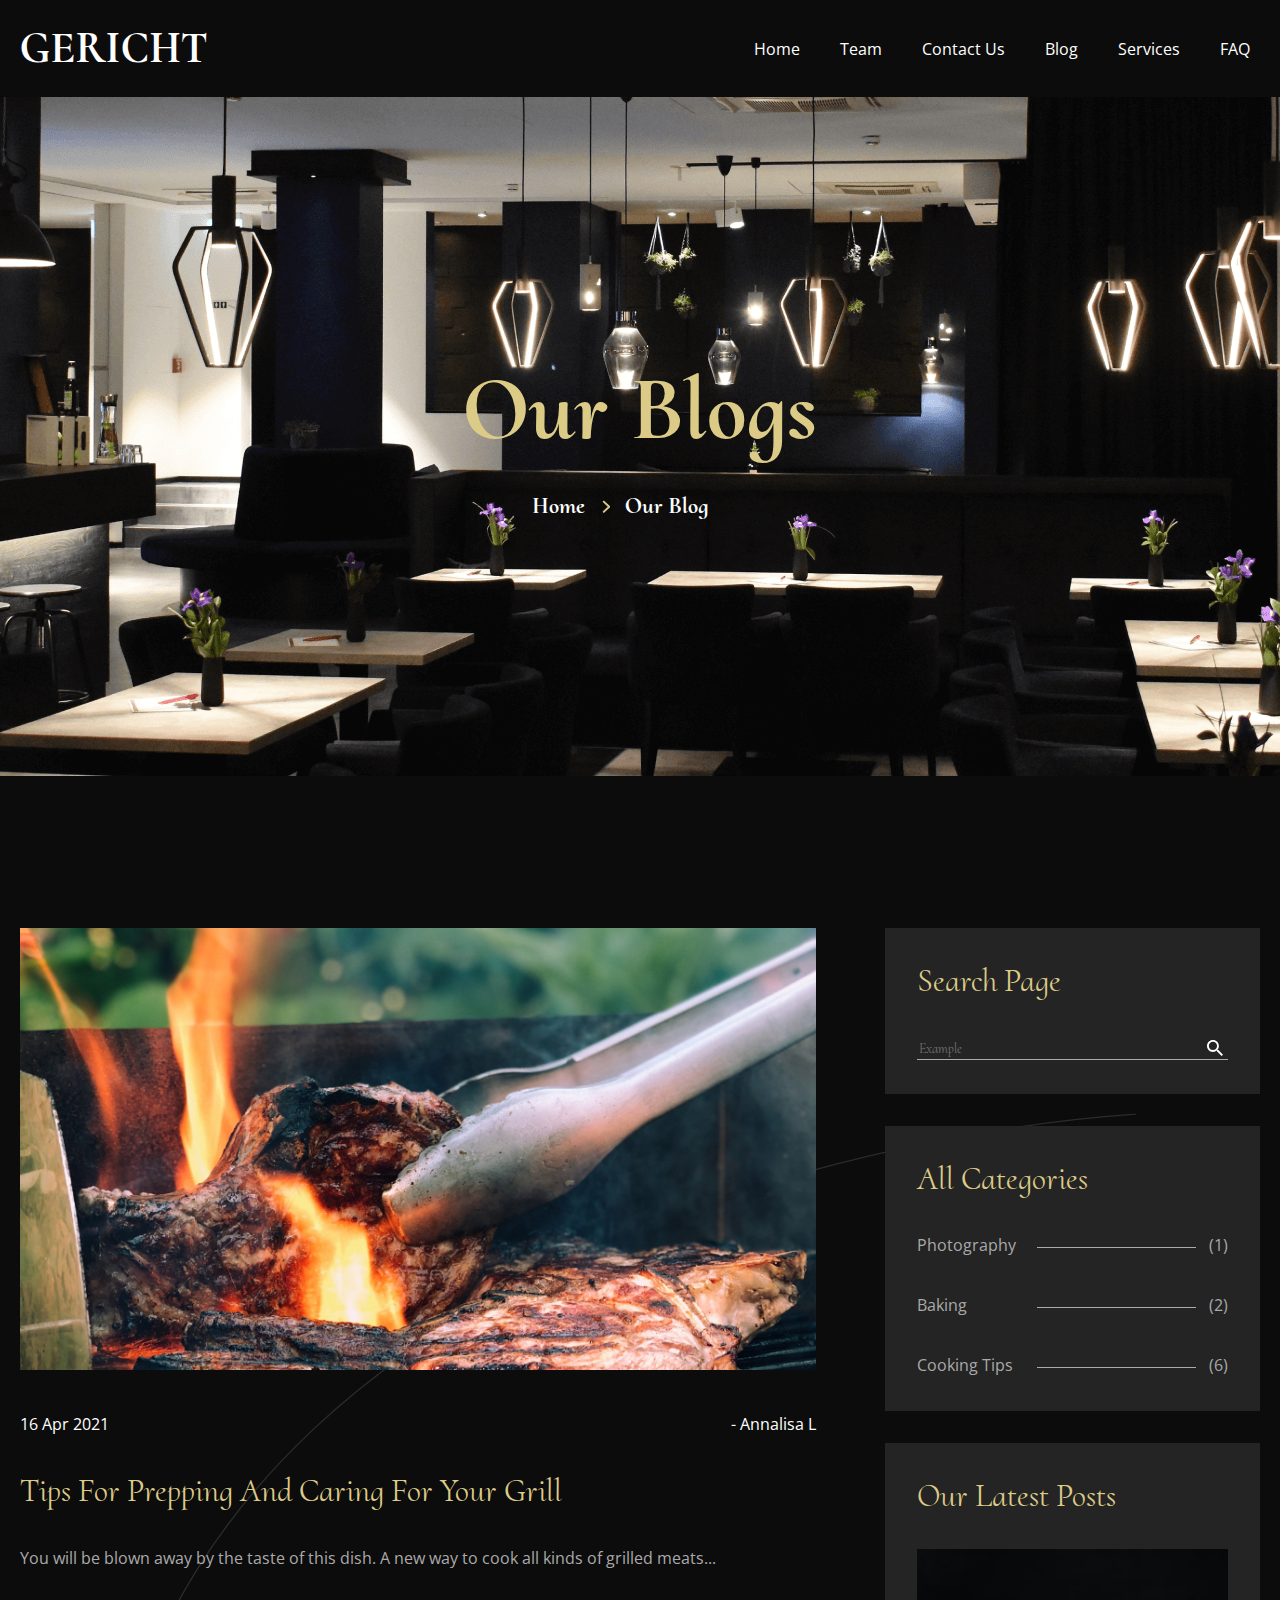
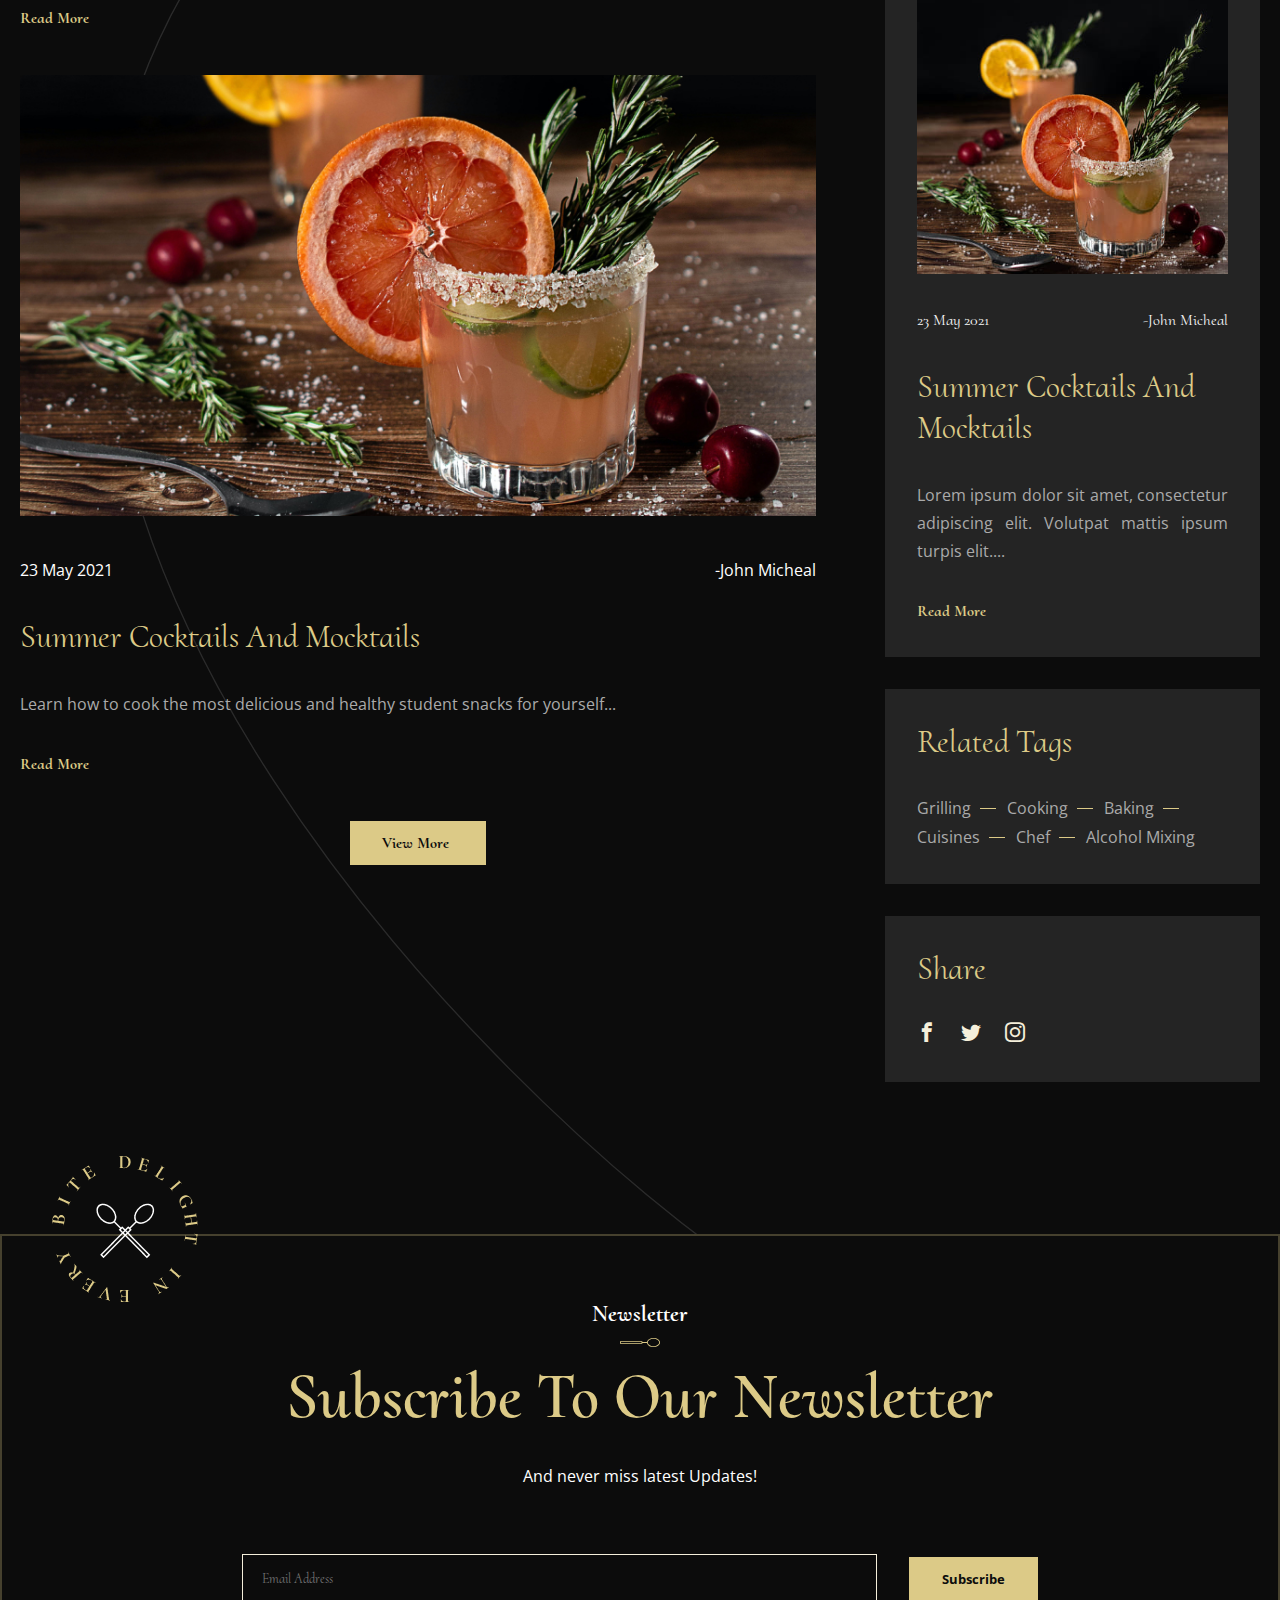
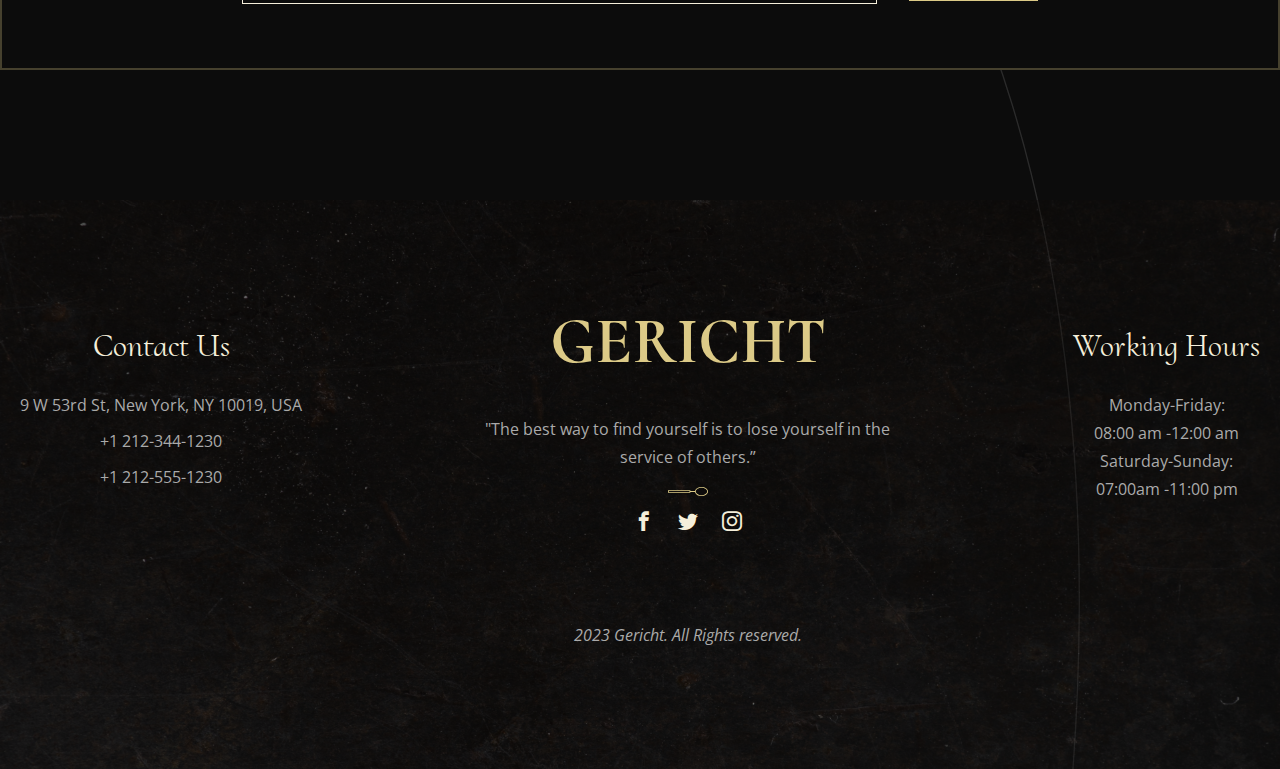
<file: our-blogs-single-column.html>
<!DOCTYPE html>
<html lang="en">
<head>
    <meta charset="UTF-8">
    <meta http-equiv="X-UA-Compatible" content="IE=edge">
    <meta name="viewport" content="width=device-width, initial-scale=1.0">
    <meta name="Author" content="Krent Katarina Sergeevna">
    <meta name="Copyright" content="Krent Katarina Sergeevna">
    <link rel="stylesheet" href="styles/nullstyle.css">
    <link rel="stylesheet" href="styles/styles.css">
    <link rel="preconnect" href="https://fonts.googleapis.com">
    <link rel="preconnect" href="https://fonts.gstatic.com" crossorigin>
    <link href="https://fonts.googleapis.com/css2?family=Cormorant+Upright:wght@400;600;700&family=Open+Sans:wght@400;600&display=swap" rel="stylesheet">
    <link rel="apple-touch-icon" sizes="180x180" href="images/icons/favicon/apple-touch-icon.png">
    <link rel="icon" type="image/png" sizes="32x32" href="images/icons/favicon/favicon-32x32.png">
    <link rel="icon" type="image/png" sizes="16x16" href="images/icons/favicon/favicon-16x16.png">
    <title>Blog</title>
</head>
<body>
    <div class="wrapper">
        <header class="header">
            <div class=" container">
                <a href="index.html" class="header__logo">GERICHT</a>
                <div class="header__menu">
                    <div class="header__menu-icon">
                        <span></span>
                    </div>
                    <nav class="header__menu-body">
                        <ul class="header__menu-list">
                            <li><a href="index.html" class="header__menu-link">Home</a></li>
                            <li><a href="team.html" class="header__menu-link">Team</a></li>
                            <li><a href="contact-us.html" class="header__menu-link">Contact Us</a></li>
                            <li><a href="our-blogs-single-column.html" class="header__menu-link">Blog</a></li>
                            <li><a href="our-services.html" class="header__menu-link">Services</a></li>
                            <li><a href="FAQ.html" class="header__menu-link">FAQ</a></li>
                        </ul>
                    </nav>
                </div>
            </div>
        </header>
        <main class="main">
            <!--навигационный блок-->    
            <section class="navigation">
                <div class="container">
                    <h1 class="navigation__title">Our Blogs</h1>
                    <nav>
                        <ul class="navigation__list">
                            <li><a class="navigation__link" href="index.html">Home</a></li>
                            <li><a class="navigation__link" href="our-blogs-single-column.html">Our Blog</a></li>
                        </ul>
                    </nav>
                </div>
            </section>
            <!--Article content-->
            <div class="content">
                <section class="articles">
                    <div class="container">
                        <div class="article">
                            <img class="article__image" src="images/content/grilling-1.jpg" alt="grill-image">
                            <div class="article__info">
                                <p>16 Apr 2021</p>
                                <p>- Annalisa L</p>
                            </div>
                            <h4 class="article__title">tips for prepping and caring for your grill</h4>
                            <p class="article__text">You will be blown away by the taste of this dish. A new way to cook all kinds of grilled meats...</p>
                            <a class="article__link" href="tips-for-prepping.html">Read More</a>
                        </div>
                        <div class="article">
                            <img class="article__image" src="images/content/article2.jpg" alt="coctails-image">
                            <div class="article__info">
                                <p>23 May 2021</p>
                                <p>-John Micheal</p>
                            </div>
                            <h4 class="article__title">summer cocktails and mocktails</h4>
                            <p class="article__text">Learn how to cook the most delicious and healthy student snacks for yourself...</p>
                            <a class="article__link" href="tips-for-prepping.html">Read More</a>
                        </div>
                        <a class="articles__link" href="#">View More</a>
                    </div>
                </section>
                <aside class="sidebar">
                    <div class="container">
                        <div class="sidebar__search">
                            <h4 class="sidebar__title">Search Page</h4>
                            <form >
                                <fieldset>
                                    <div class="sidebar__search-form"> 
                                        <div>
                                            <input id="search" name="search" placeholder="Example"  type="search">
                                        </div>
                                    </div> 
                                </fieldset>
                            </form>
                        </div>
                        <div class="sidebar__categories">
                            <h4 class="sidebar__title">All Categories</h4>
                            <div class="sidebar__category">
                                <a class="sidebar__category-name" href="#">Photography</a>
                                <a href="#">(1)</a> 
                            </div>
                            <div class="sidebar__category">
                                <a class="sidebar__category-name" href="#">Baking</a>
                                <a href="#">(2)</a> 
                            </div>
                            <div class="sidebar__category">
                                <a class="sidebar__category-name" href="#">Cooking Tips</a>
                                <a href="#">(6)</a> 
                            </div>  
                        </div>
                        <div class="sidebar__last-post">
                            <h4 class="sidebar__title">Our Latest Posts</h4>
                            <div class="sidebar__last-post-image">
                                <img src="images/content/main-apdates-2.jpg" alt="coctails-image">
                            </div>
                            <div class="sidebar__last-post-info">
                                <p>23 May 2021</p>
                                <p>-John Micheal</p>
                            </div>
                            <h4 class="sidebar__last-post-title">summer cocktails and mocktails</h4>
                            <div class="sidebar__last-post-text">Lorem ipsum dolor sit amet, consectetur adipiscing elit. Volutpat mattis ipsum turpis elit....</div>
                            <a class="sidebar__last-post-link" href="#">Read More</a>
                        </div>
                        <div class="sidebar__tags">
                            <h4 class="sidebar__title">Related Tags</h4>
                            <a class="sidebar__tag" href="#">Grilling</a>
                            <a class="sidebar__tag" href="#">Cooking</a>
                            <a class="sidebar__tag" href="#">Baking</a>
                            <a class="sidebar__tag" href="#">Cuisines</a>
                            <a class="sidebar__tag" href="#">Chef</a>
                            <a class="sidebar__tag" href="#">Alcohol Mixing</a>
                        </div>
                        <div class="sidebar__share">
                            <h4 class="sidebar__title">Share</h4>
                            <ul class="sidebar__share-icons">
                                <li><a href="https://ru-ru.facebook.com/"><i class="icon-facebook"></i></a></li>
                                <li><a href="https://twitter.com/"><i class="icon-twitter"></i></a></li>
                                <li><a href="https://www.instagram.com/"><i class="icon-instagram"></i></a></li>
                            </ul>
                        </div>
                    </div>
                </aside>
            </div>
        <!--Поле ввода почты-->
        <section class="newsletter">
            <div class="container">
                <h5 class="newsletter__subtitle">Newsletter</h5>
                <img class="spoon-image" src="images/icons/spoon.svg" alt="spoon-image">
                <h2 class="newsletter__title">Subscribe to Our Newsletter</h2>
                <p class="newsletter__text">And never miss latest Updates!</p>
                <form class="newsletter__form">
                    <input id="email" name="email" placeholder="Email Address" type="email">
                    <button class="newsletter__button">Subscribe</button>
                </form>
            </div>
        </section>
        </main>
        <!--Подвал страницы-->
        <footer class="footer">
            <div class="container">
                <div class="footer__row">
                    <div class="footer__contact">
                        <h4 class="footer__title">Contact Us</h4>
                        <p class="footer__text">9 W 53rd St, New York, NY 10019, USA</p>
                        <a class="footer__phone" href="tel:+12123441230">+1 212-344-1230</a>
                        <a class="footer__phone" href="tel:+12125551230"> +1 212-555-1230</a>
                    </div>
                    <div class="footer__center">
                        <div class="footer__center-logo">GERICHT</div>
                        <p class="footer__center-text">"The best way to find yourself is to lose yourself in the service of others.”</p>
                        <img class="spoon-image" src="images/icons/spoon.svg" alt="spoon-image">
                        <ul class="footer__center-icons">
                            <li><a class="footer__center-icon" target="_blank" href="https://ru-ru.facebook.com/"><i class="icon-facebook"></i></a></li>
                            <li><a class="footer__center-icon" target="_blank" href="https://twitter.com/"><i class="icon-twitter"></i></a></li>
                            <li><a class="footer__center-icon" target="_blank" href="https://www.instagram.com/"><i class="icon-instagram"></i></a></li>
                        </ul>
                        <address class="footer__address">2023 Gericht. All Rights reserved.</address>
                    </div>
                    <div class="footer__hours">
                        <h4 class="footer__title">Working Hours</h4>
                        <p class="footer__text-hours">Monday-Friday: <br> 08:00 am -12:00 am</p>
                        <p class="footer__text-hours">Saturday-Sunday: <br>07:00am -11:00 pm</p>
                    </div>
                </div>
            </div>   
        </footer>
    </div>
<!--Подключение файла скриптов-->
<script src="scripts/script.js"></script>
</body>
</html>
</file>
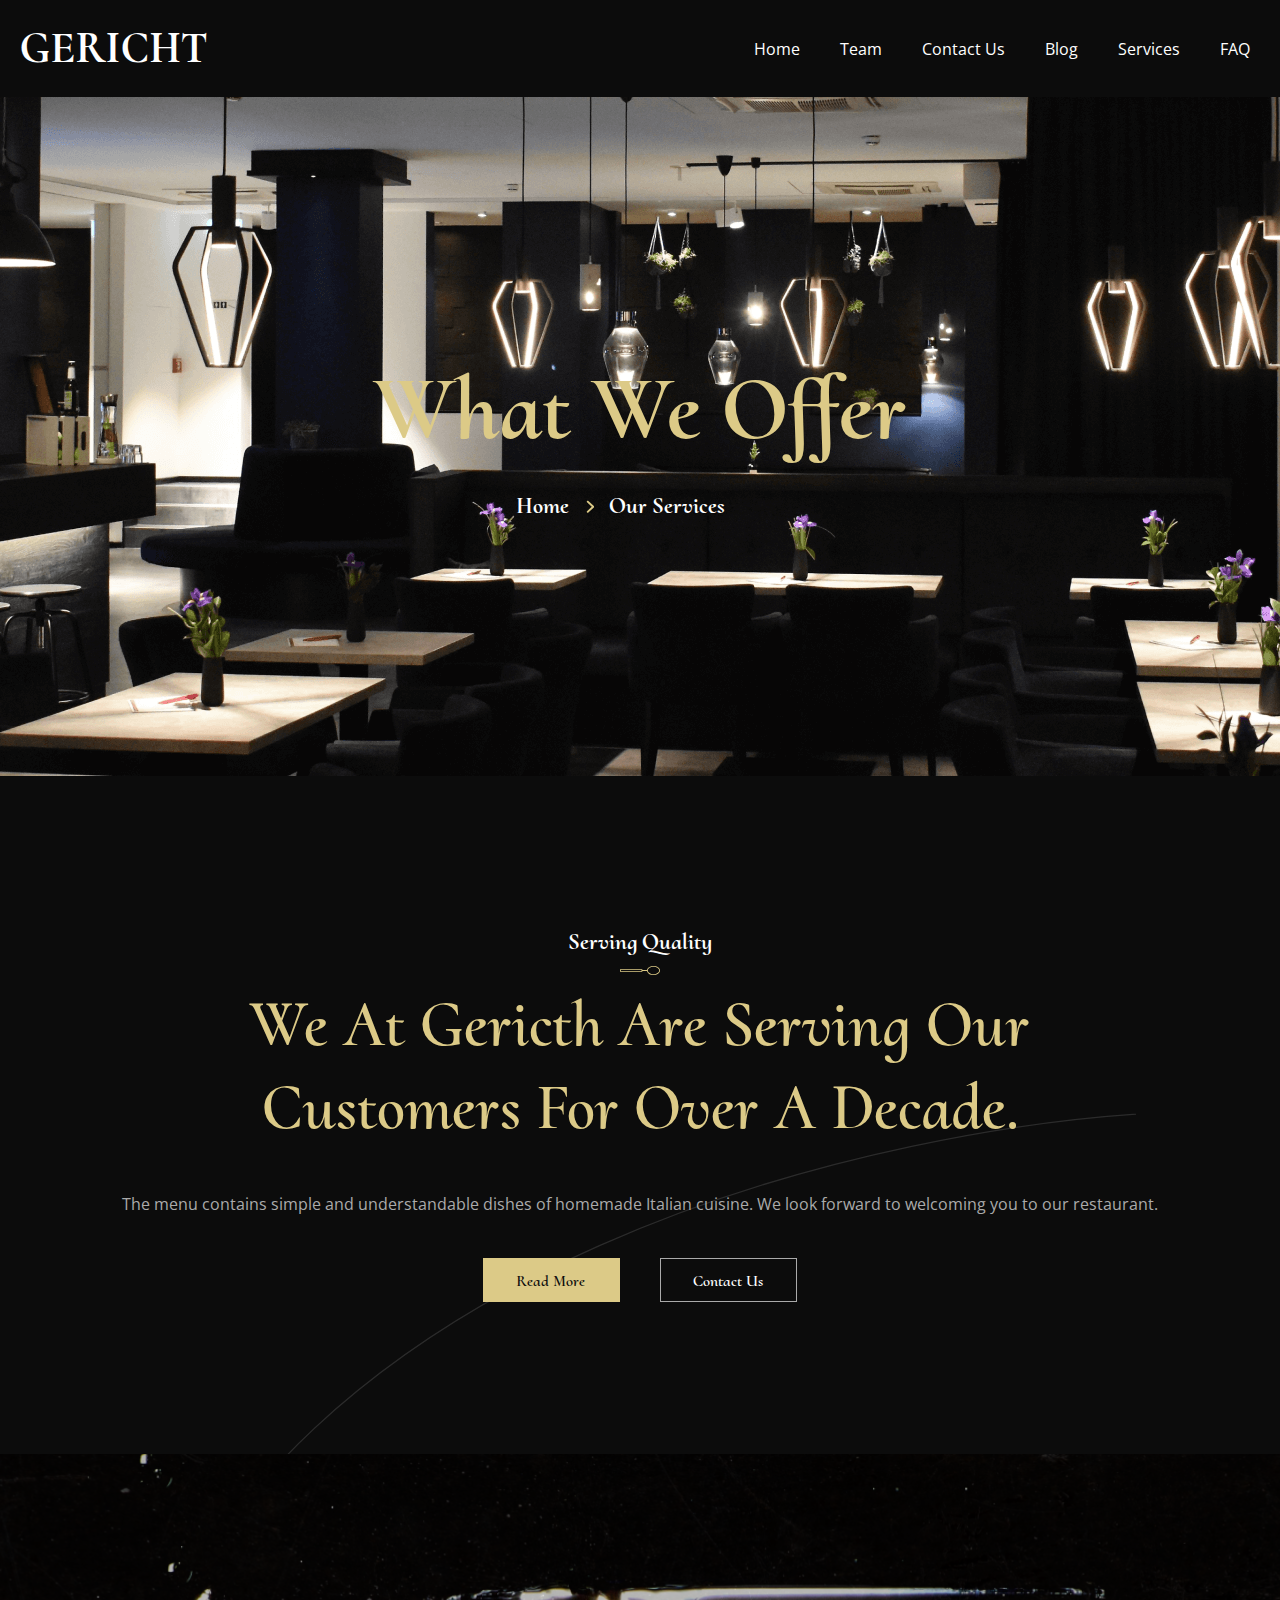
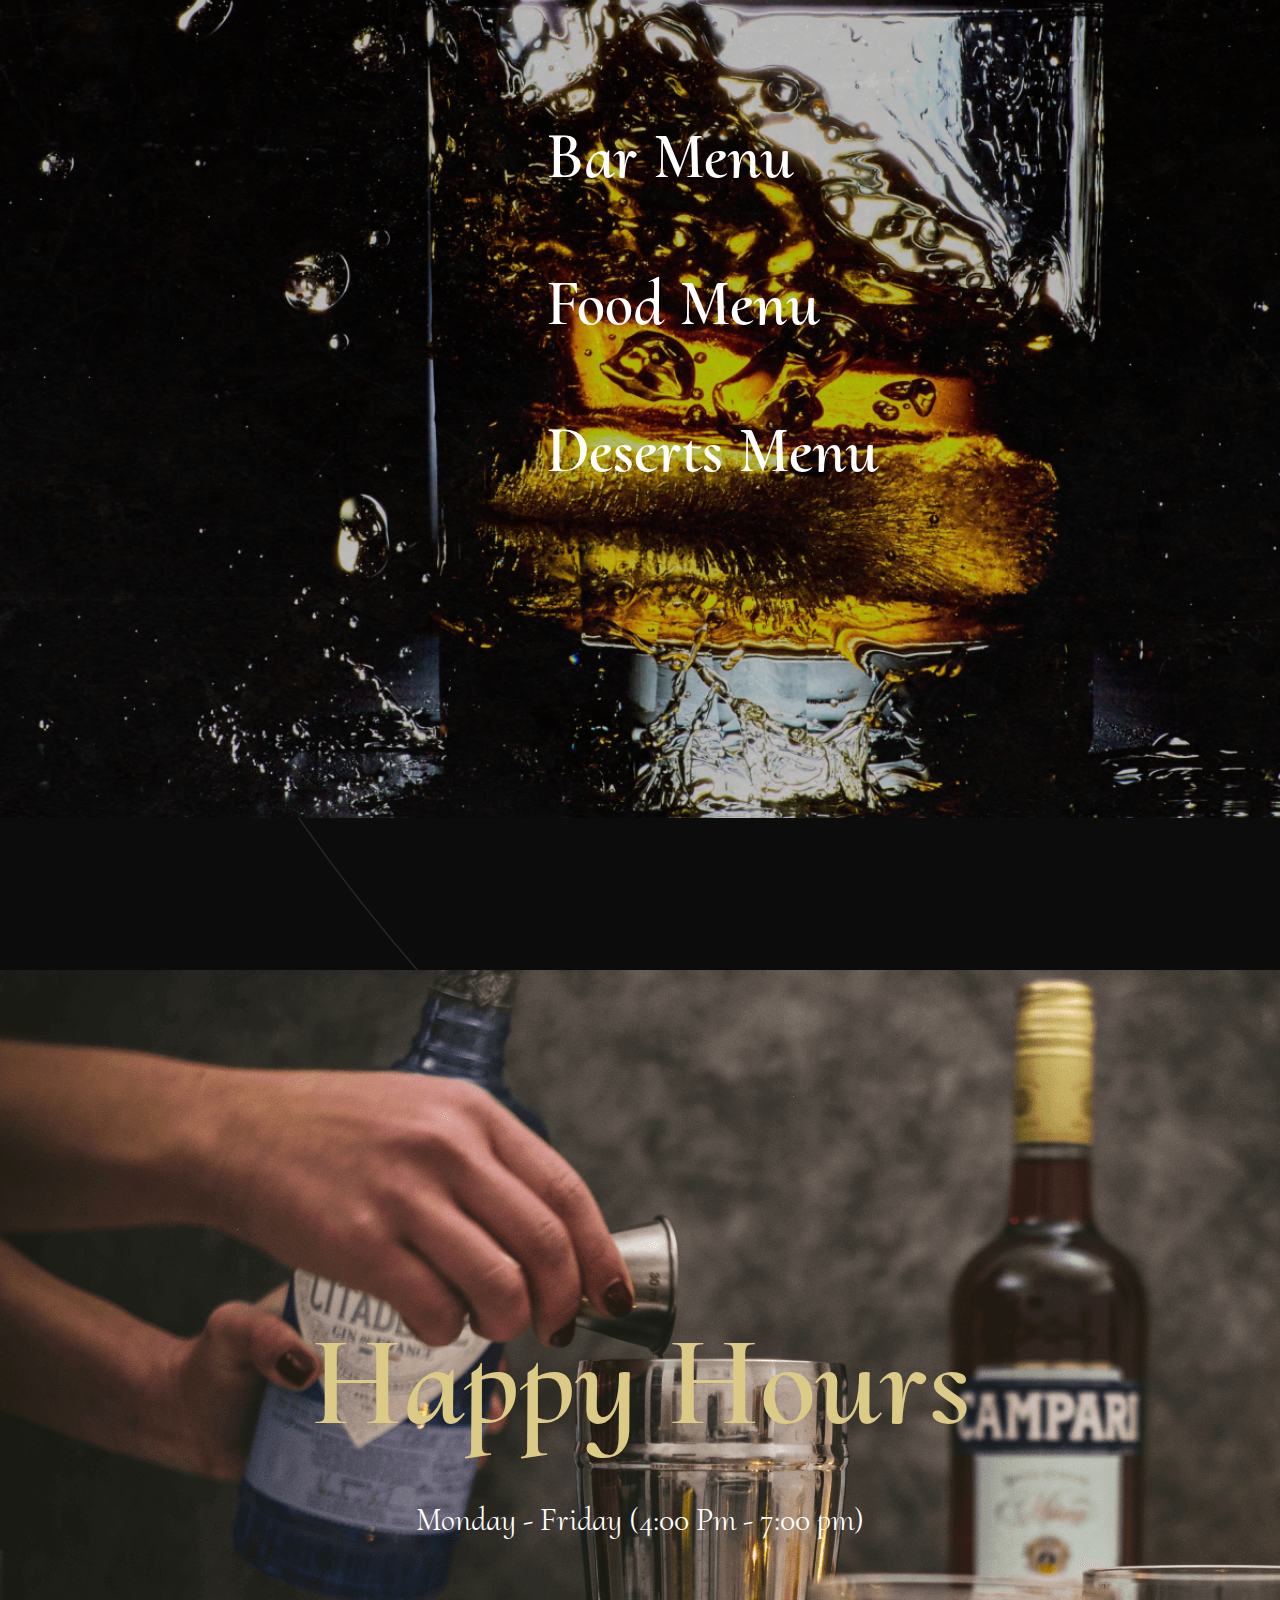
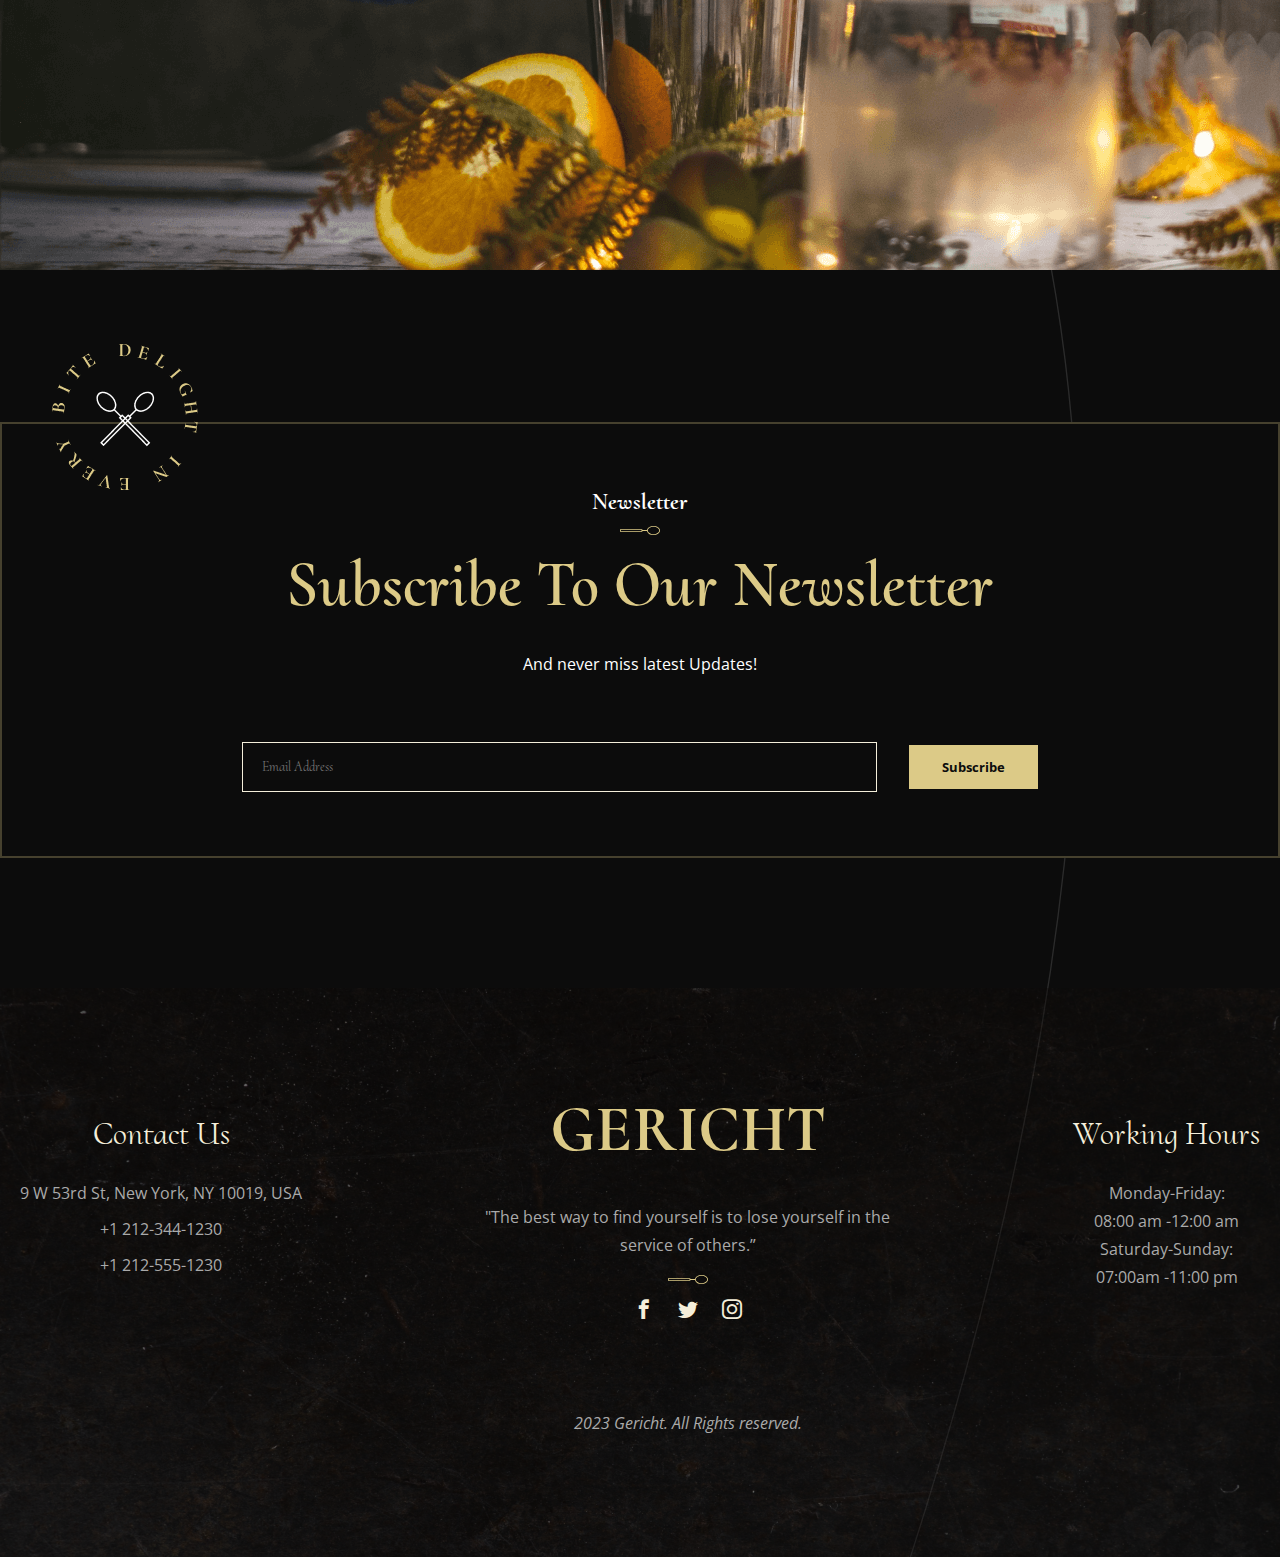
<file: our-services.html>
<!DOCTYPE html>
<html lang="en">
<head>
    <meta charset="UTF-8">
    <meta http-equiv="X-UA-Compatible" content="IE=edge">
    <meta name="viewport" content="width=device-width, initial-scale=1.0">
    <meta name="Author" content="Krent Katarina Sergeevna">
    <meta name="Copyright" content="Krent Katarina Sergeevna">
    <link rel="stylesheet" href="styles/nullstyle.css">
    <link rel="stylesheet" href="styles/styles.css">
    <link rel="preconnect" href="https://fonts.googleapis.com">
    <link rel="preconnect" href="https://fonts.gstatic.com" crossorigin>
    <link href="https://fonts.googleapis.com/css2?family=Cormorant+Upright:wght@400;600;700&family=Open+Sans:wght@400;600&display=swap" rel="stylesheet">
    <link rel="apple-touch-icon" sizes="180x180" href="images/icons/favicon/apple-touch-icon.png">
    <link rel="icon" type="image/png" sizes="32x32" href="images/icons/favicon/favicon-32x32.png">
    <link rel="icon" type="image/png" sizes="16x16" href="images/icons/favicon/favicon-16x16.png">
    <title>Our Services</title>
</head>
<body>
    <div class="wrapper">
        <header class="header">
            <div class=" container">
                <a href="index.html" class="header__logo">GERICHT</a>
                <div class="header__menu">
                    <div class="header__menu-icon">
                        <span></span>
                    </div>
                    <nav class="header__menu-body">
                        <ul class="header__menu-list">
                            <li><a href="index.html" class="header__menu-link">Home</a></li>
                            <li><a href="team.html" class="header__menu-link">Team</a></li>
                            <li><a href="contact-us.html" class="header__menu-link">Contact Us</a></li>
                            <li><a href="our-blogs-single-column.html" class="header__menu-link">Blog</a></li>
                            <li><a href="our-services.html" class="header__menu-link">Services</a></li>
                            <li><a href="FAQ.html" class="header__menu-link">FAQ</a></li>
                        </ul>
                    </nav>
                </div>
            </div>
        </header>
        <main class="main">
        <!--навигационный блок-->
            <section class="navigation">
                <div class="container">
                    <h1 class="navigation__title">What We offer</h1>
                    <nav>
                        <ul class="navigation__list">
                            <li><a class="navigation__link" href="index.html">Home</a></li>
                            <li><a class="navigation__link" href="our-services.html">Our Services</a></li>
                        </ul>
                    </nav>
                </div>
            </section>
        <!--Our customers-->
            <section class="customers">
                <div class="container">
                    <h5 class="customers__subtitle">Serving Quality</h5>
                    <img class="spoon-image" src="images/icons/spoon.svg" alt="spoon-image">
                    <h2 class="customers__title">We at Gericth are serving our customers for over a decade.</h2>
                    <p class="customers__text">The menu contains simple and understandable dishes of homemade Italian cuisine. We look forward to welcoming you to our restaurant.</p>
                    <div class="customers__links">
                        <a class="customers__link-lite" href="#">Read More</a>
                        <a class="customers__link-dark" href="contact-us.html">Contact Us</a>
                    </div>
                </div>
            </section>
        <!--Menu-->
            <div class="menu">
                <div class="container">
                    <ul class="menu__list">
                        <li><a class="menu__link" href="on-the-rocks.html">Bar menu</a></li>
                        <li><a class="menu__link" href="on-the-rocks.html">Food menu</a></li>
                        <li><a class="menu__link" href="on-the-rocks.html">Deserts menu</a></li>
                    </ul>
                </div>
            </div>
        <!--Happy hours-->
            <section class="happy">
                <div class="container">
                    <h2 class="happy__title">Happy Hours</h2>
                    <p class="happy__text">Monday - Friday (4:00 Pm - 7:00 pm)</p>
                </div>
            </section>
            <!--Поле ввода почты-->
            <section class="newsletter">
                <div class="container">
                    <h5 class="newsletter__subtitle">Newsletter</h5>
                    <img class="spoon-image" src="images/icons/spoon.svg" alt="spoon-image">
                    <h2 class="newsletter__title">Subscribe to Our Newsletter</h2>
                    <p class="newsletter__text">And never miss latest Updates!</p>
                    <form class="newsletter__form">
                        <input id="email" name="email" placeholder="Email Address" type="email">
                        <button class="newsletter__button">Subscribe</button>
                    </form>
                </div>
            </section>
        </main>
        <!--Подвал страницы-->
        <footer class="footer">
            <div class="container">
                <div class="footer__row">
                    <div class="footer__contact">
                        <h4 class="footer__title">Contact Us</h4>
                        <p class="footer__text">9 W 53rd St, New York, NY 10019, USA</p>
                        <a class="footer__phone" href="tel:+12123441230">+1 212-344-1230</a>
                        <a class="footer__phone" href="tel:+12125551230"> +1 212-555-1230</a>
                    </div>
                    <div class="footer__center">
                        <div class="footer__center-logo">GERICHT</div>
                        <p class="footer__center-text">"The best way to find yourself is to lose yourself in the service of others.”</p>
                        <img class="spoon-image" src="images/icons/spoon.svg" alt="spoon-image">
                        <ul class="footer__center-icons">
                            <li><a class="footer__center-icon" target="_blank" href="https://ru-ru.facebook.com/"><i class="icon-facebook"></i></a></li>
                            <li><a class="footer__center-icon" target="_blank" href="https://twitter.com/"><i class="icon-twitter"></i></a></li>
                            <li><a class="footer__center-icon" target="_blank" href="https://www.instagram.com/"><i class="icon-instagram"></i></a></li>
                        </ul>
                        <address class="footer__address">2023 Gericht. All Rights reserved.</address>
                    </div>
                    <div class="footer__hours">
                        <h4 class="footer__title">Working Hours</h4>
                        <p class="footer__text-hours">Monday-Friday: <br> 08:00 am -12:00 am</p>
                        <p class="footer__text-hours">Saturday-Sunday: <br>07:00am -11:00 pm</p>
                    </div>
                </div>
            </div>   
        </footer>
    </div>
<!--Подключение файла скриптов-->
<script src="scripts/script.js"></script>
</body>
</html>
</file>
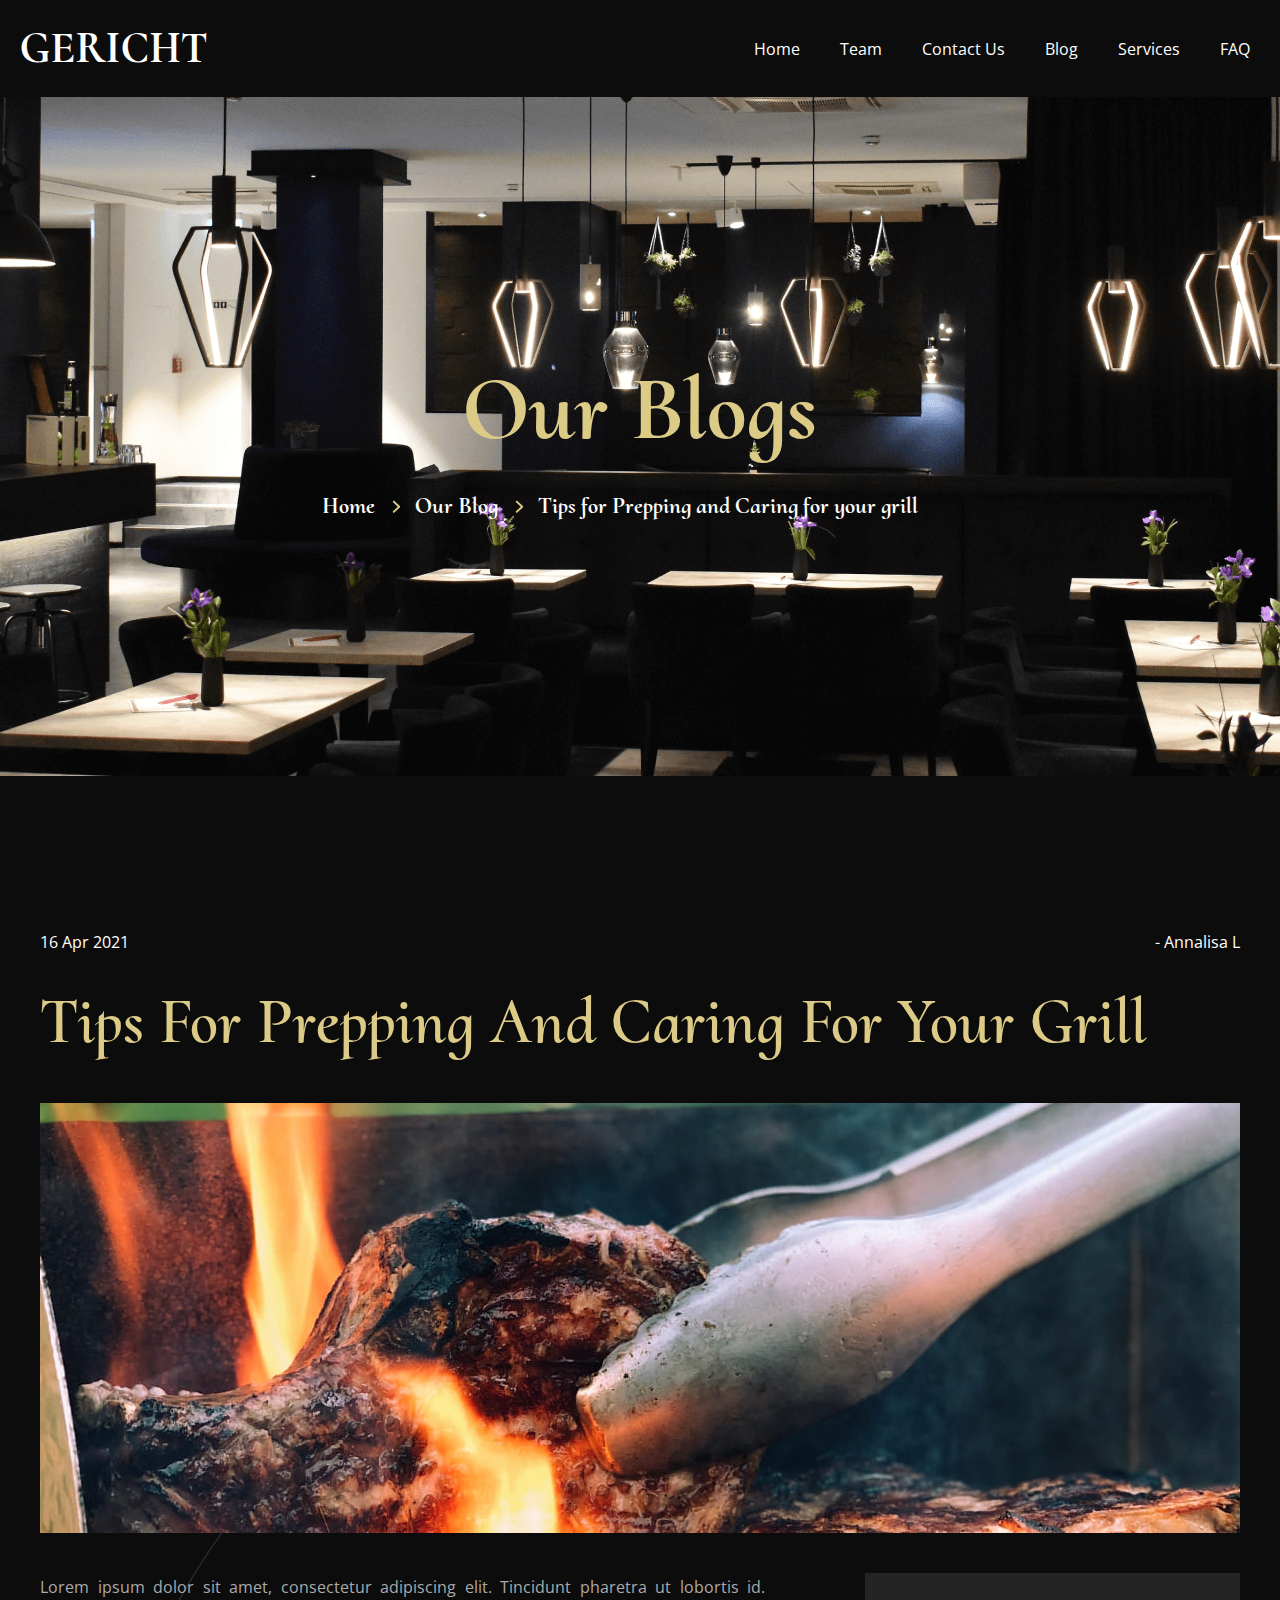
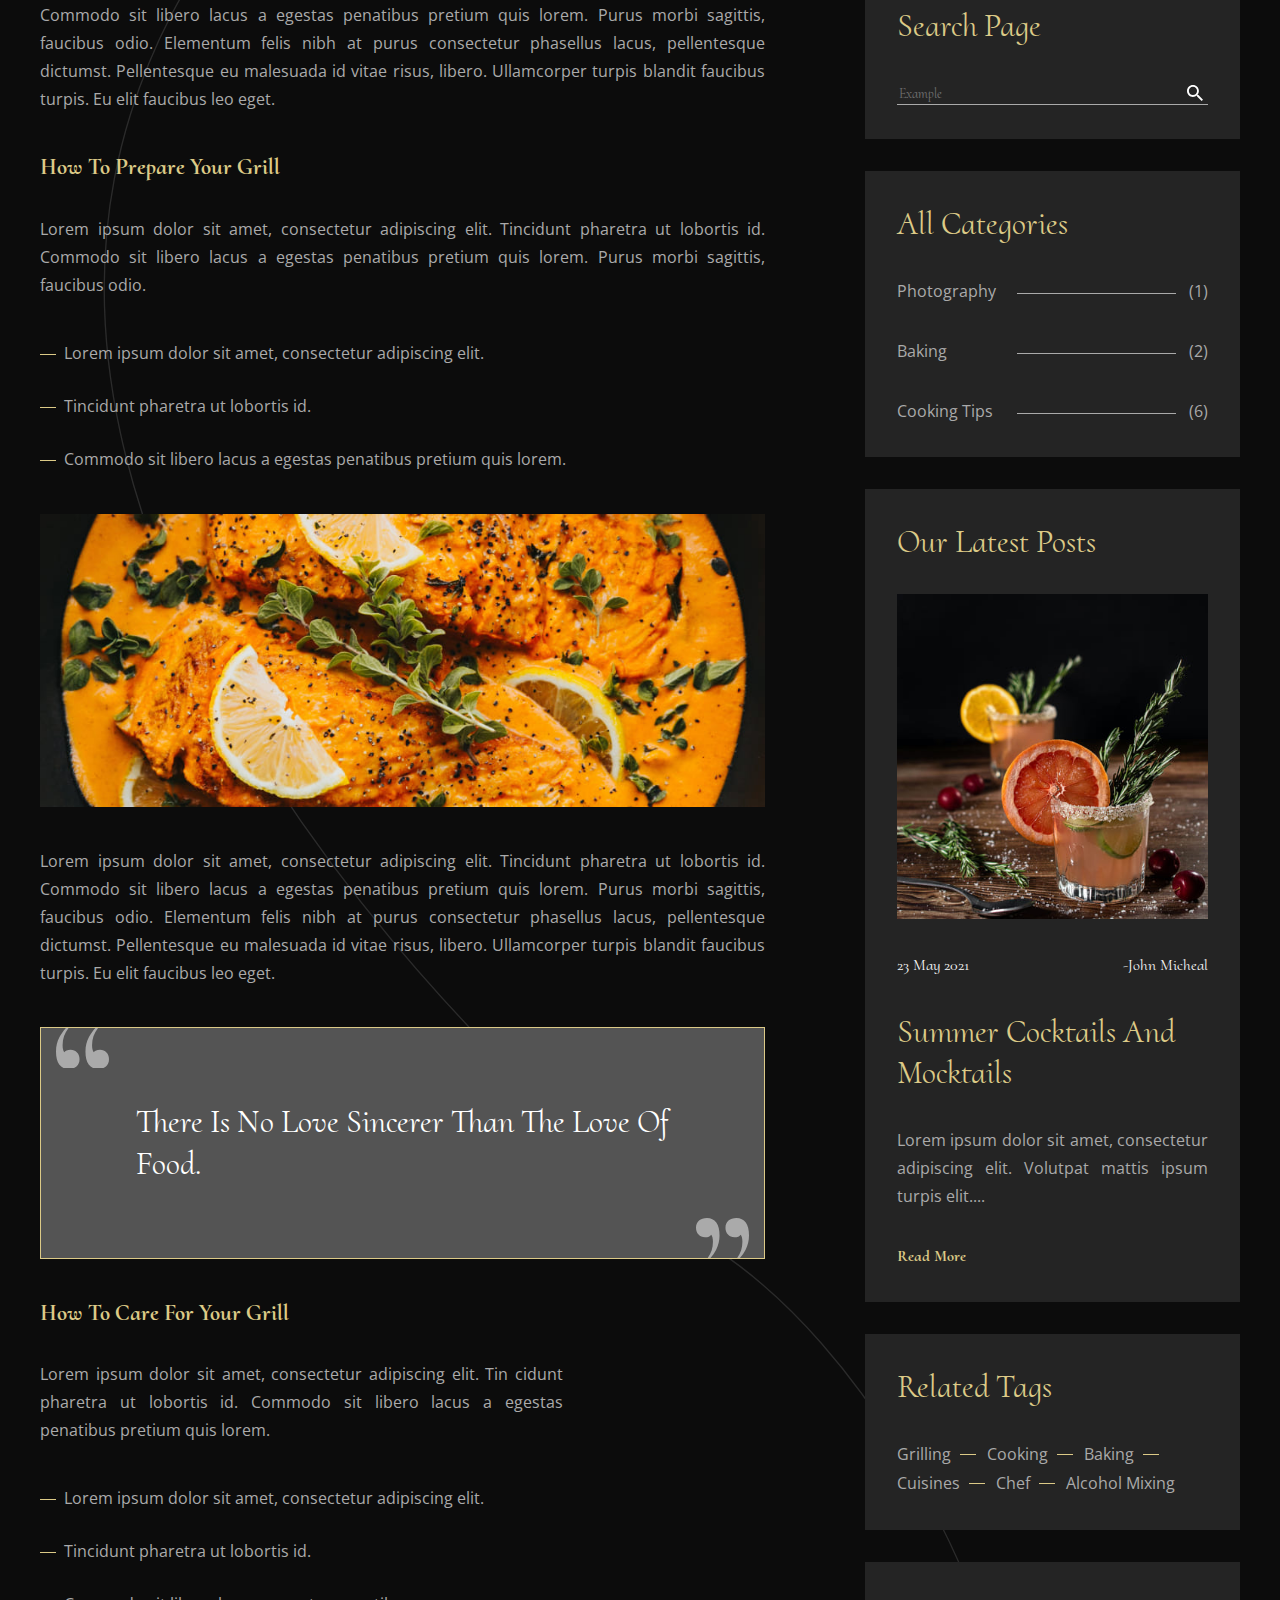
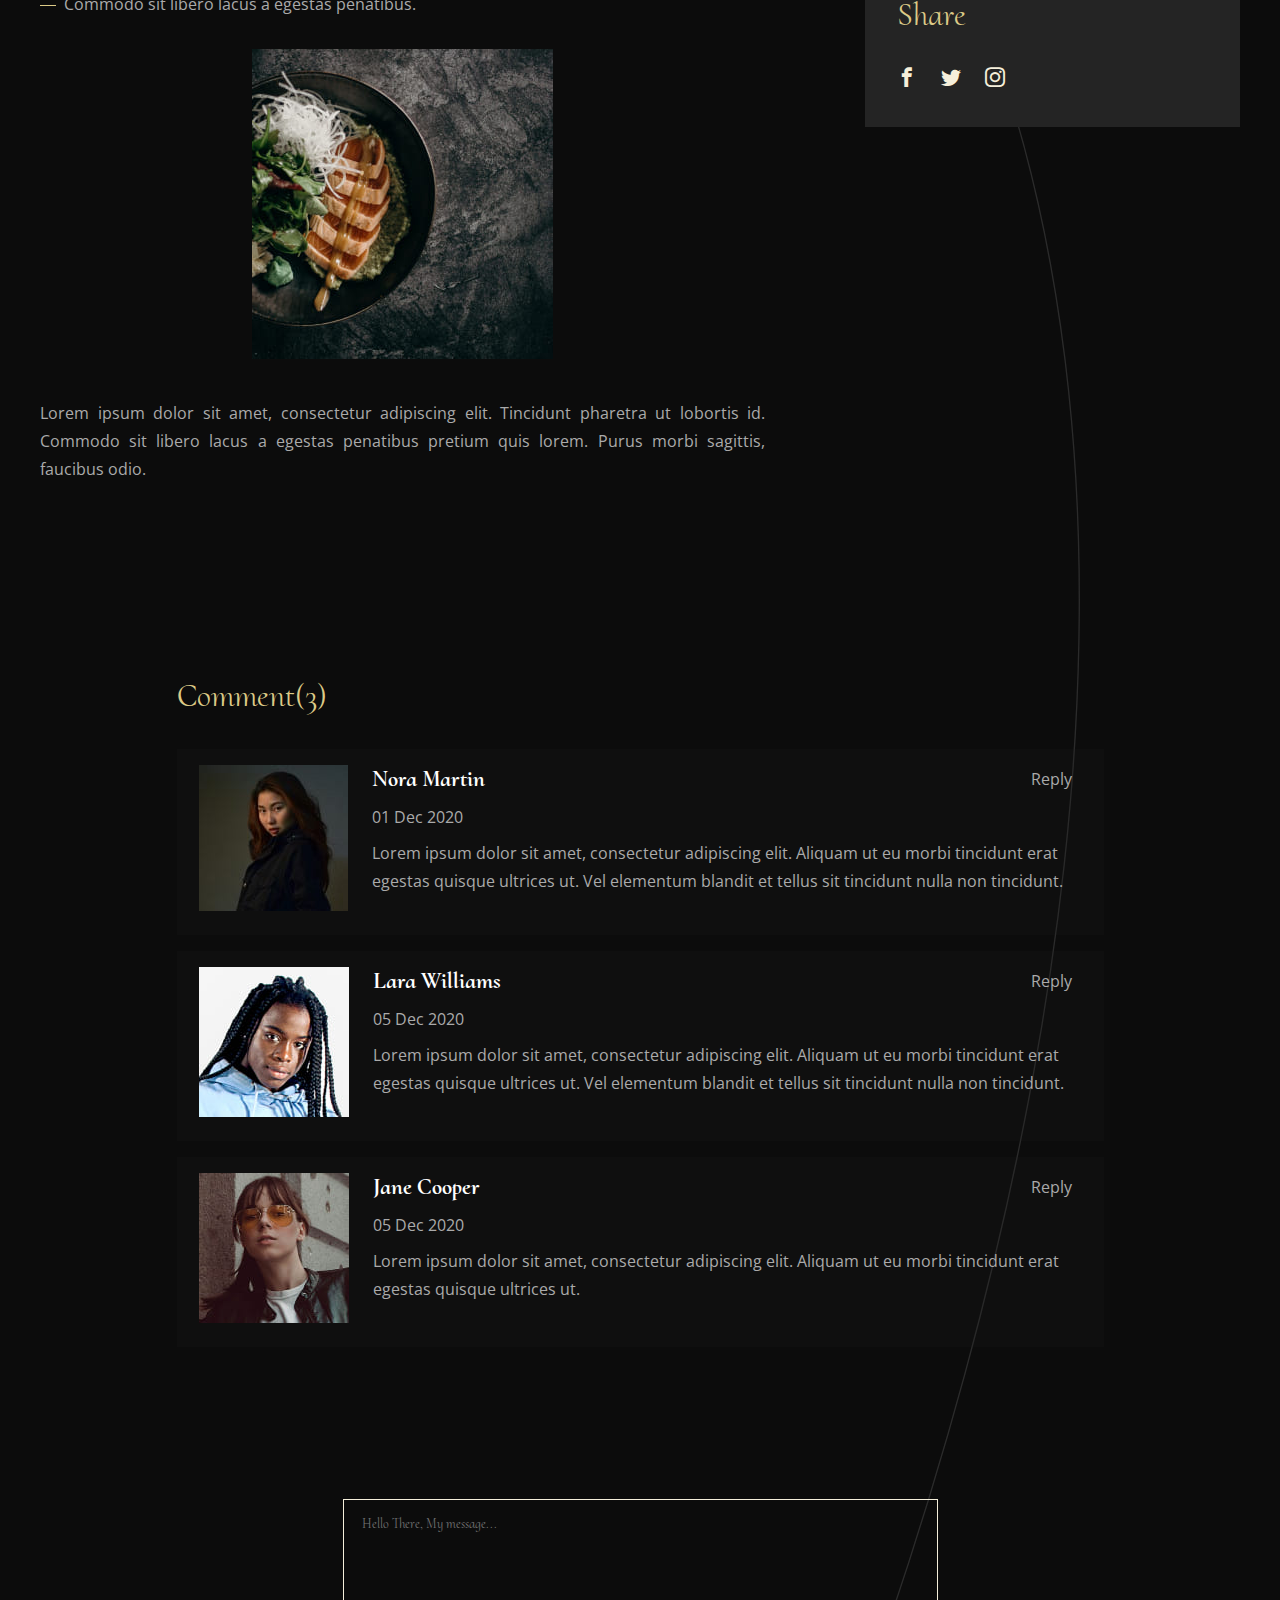
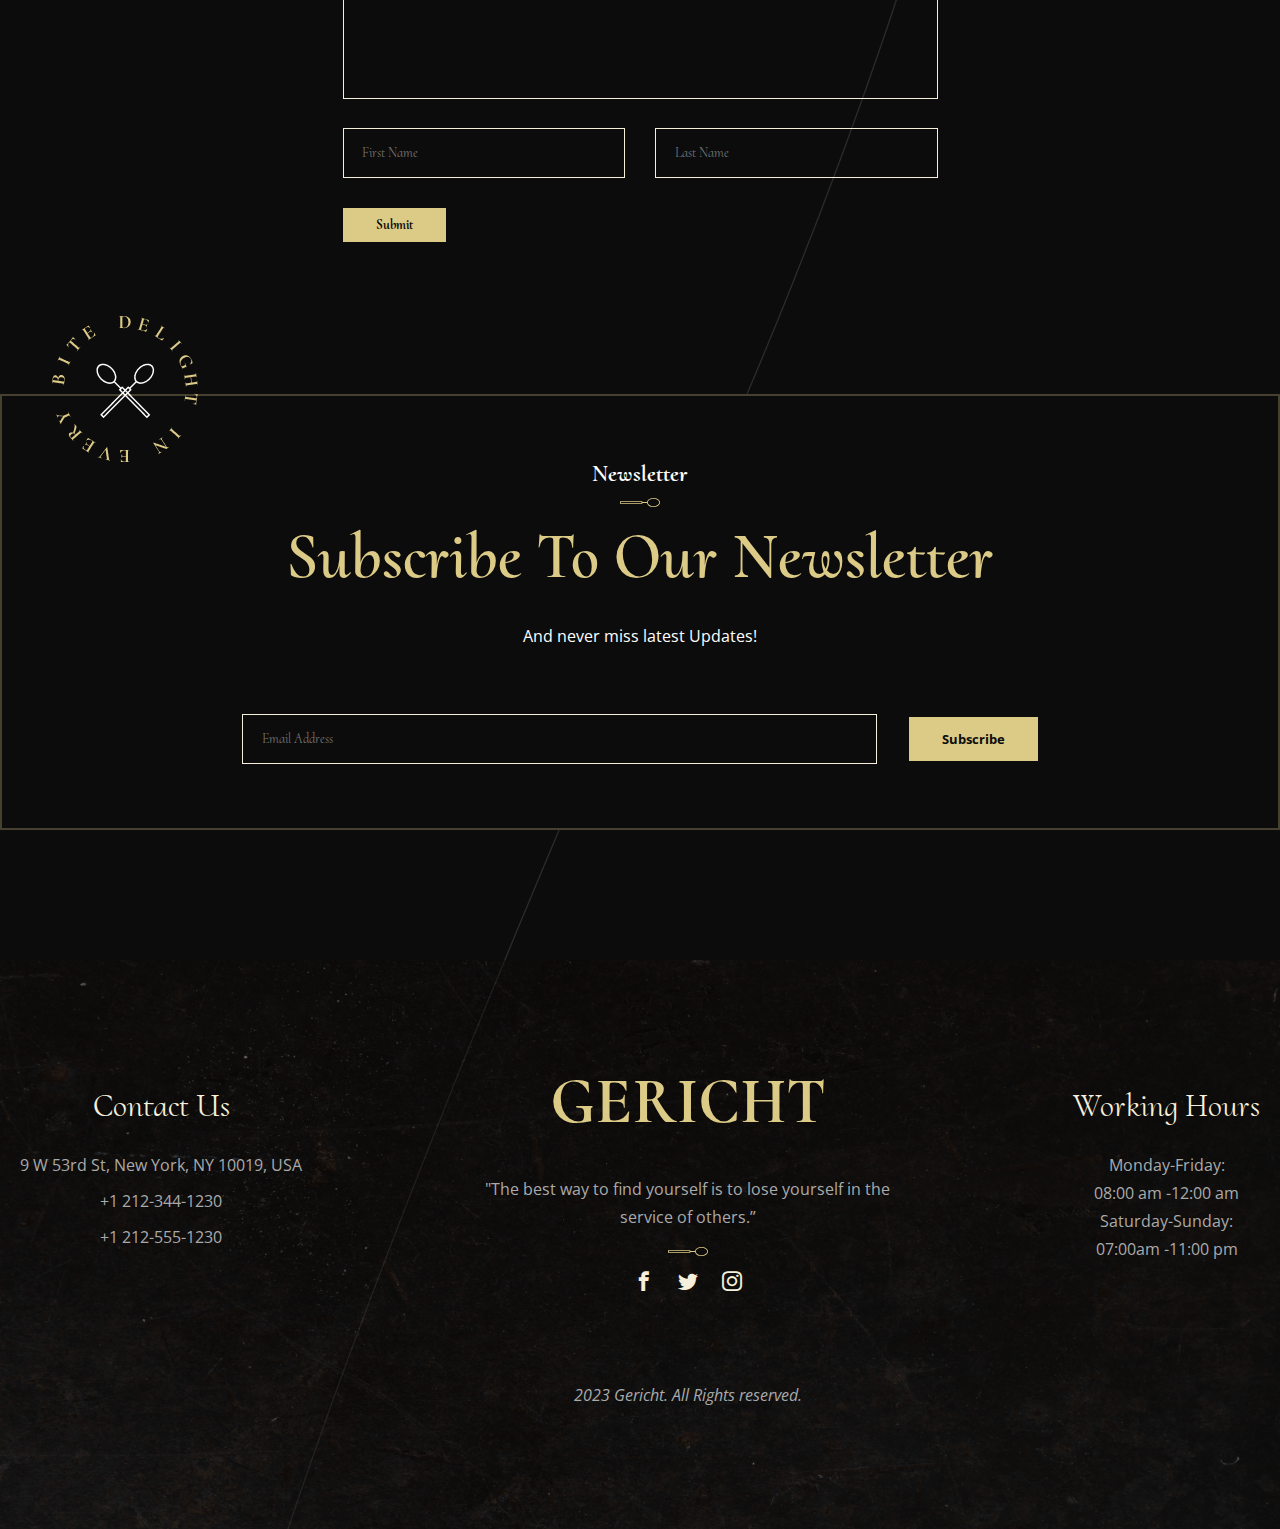
<file: tips-for-prepping.html>
<!DOCTYPE html>
<html lang="en">
<head>
    <meta charset="UTF-8">
    <meta http-equiv="X-UA-Compatible" content="IE=edge">
    <meta name="viewport" content="width=device-width, initial-scale=1.0">
    <meta name="Author" content="Krent Katarina Sergeevna">
    <meta name="Copyright" content="Krent Katarina Sergeevna">
    <link rel="stylesheet" href="styles/nullstyle.css">
    <link rel="stylesheet" href="styles/styles.css">
    <link rel="preconnect" href="https://fonts.googleapis.com">
    <link rel="preconnect" href="https://fonts.gstatic.com" crossorigin>
    <link href="https://fonts.googleapis.com/css2?family=Cormorant+Upright:wght@400;600;700&family=Open+Sans:wght@400;600&display=swap" rel="stylesheet">
    <link rel="apple-touch-icon" sizes="180x180" href="images/icons/favicon/apple-touch-icon.png">
    <link rel="icon" type="image/png" sizes="32x32" href="images/icons/favicon/favicon-32x32.png">
    <link rel="icon" type="image/png" sizes="16x16" href="images/icons/favicon/favicon-16x16.png">
    <title>Our Blogs</title>
</head>
<body>
    <div class="wrapper">
        <header class="header">
            <div class=" container">
                <a href="index.html" class="header__logo">GERICHT</a>
                <div class="header__menu">
                    <div class="header__menu-icon">
                        <span></span>
                    </div>
                    <nav class="header__menu-body">
                        <ul class="header__menu-list">
                            <li><a href="index.html" class="header__menu-link">Home</a></li>
                            <li><a href="team.html" class="header__menu-link">Team</a></li>
                            <li><a href="contact-us.html" class="header__menu-link">Contact Us</a></li>
                            <li><a href="our-blogs-single-column.html" class="header__menu-link">Blog</a></li>
                            <li><a href="our-services.html" class="header__menu-link">Services</a></li>
                            <li><a href="FAQ.html" class="header__menu-link">FAQ</a></li>
                        </ul>
                    </nav>
                </div>
            </div>
        </header>
        <main class="main">
            <!--навигационный блок-->   
            <section class="navigation">
                <div class="container">
                    <h1 class="navigation__title">Our Blogs</h1>
                    <nav>
                        <ul class="navigation__list">
                            <li><a class="navigation__link" href="index.html">Home</a></li>
                            <li><a class="navigation__link" href="our-blogs-single-column.html">Our Blog</a></li>
                            <li><a class="navigation__link" href="tips-for-prepping.html">Tips for Prepping and Caring for your grill</a></li>
                        </ul>
                    </nav>
                </div>
            </section>
            <!--article-->
            <section class="blog-article">
                <div class="container">
                    <div class="blog-article__info">
                        <div class="blog-article__info-date">16 Apr 2021</div>
                        <div class="blog-article__info-name">- Annalisa L</div>
                    </div>
                    <h2 class="blog-article__title">tips for prepping and caring for your grill</h2>
                    <div class="blog-article__image">
                        <img class="blog-article__image-big" src="images/content/grilling.jpg" alt="grilling-image">
                    </div>
                    <div class="blog-article__container">
                        <div class="blog-article__description">
                            <div class="blog-article__description-left">
                                <p class="blog-article__description-text">Lorem ipsum dolor sit amet, consectetur adipiscing elit. Tincidunt pharetra ut lobortis id. Commodo sit libero lacus a egestas penatibus pretium quis lorem. Purus morbi sagittis, faucibus odio. Elementum felis nibh at purus consectetur phasellus lacus, pellentesque dictumst. Pellentesque eu malesuada id vitae risus, libero. Ullamcorper turpis blandit faucibus turpis. Eu elit faucibus leo eget.</p>
                                <h5 class="blog-article__description-title">How to prepare your grill</h5>
                                <p class="blog-article__description-text">Lorem ipsum dolor sit amet, consectetur adipiscing elit. Tincidunt pharetra ut lobortis id. Commodo sit libero lacus a egestas penatibus pretium quis lorem. Purus morbi sagittis, faucibus odio.</p>
                                <ul class="blog-article__description-list">
                                    <li><a class="blog-article__description-link" href="#">Lorem ipsum dolor sit amet, consectetur adipiscing elit.</a></li>
                                    <li><a class="blog-article__description-link" href="#"> Tincidunt pharetra ut lobortis id.</a></li>
                                    <li><a class="blog-article__description-link" href="#">Commodo sit libero lacus a egestas penatibus pretium quis lorem. </a></li>
                                </ul>
                                <img class="blog-article__description-image" src="images/content/grilling-2.jpg" alt="grilling-image">
                                <p class="blog-article__description-text">Lorem ipsum dolor sit amet, consectetur adipiscing elit. Tincidunt pharetra ut lobortis id. Commodo sit libero lacus a egestas penatibus pretium quis lorem. Purus morbi sagittis, faucibus odio. Elementum felis nibh at purus consectetur phasellus lacus, pellentesque dictumst. Pellentesque eu malesuada id vitae risus, libero. Ullamcorper turpis blandit faucibus turpis. Eu elit faucibus leo eget.</p>
                                <h4 class="blog-article__description-quote">There is no love sincerer than the love of food.</h4>
                                <div class="blog-article__content">
                                    <div class="blog-article__content-left">
                                        <h5 class="blog-article__description-title">How to care for your grill</h5>
                                        <p class="blog-article__description-text">Lorem ipsum dolor sit amet, consectetur adipiscing elit. Tin cidunt pharetra ut lobortis id. Commodo sit libero lacus a egestas penatibus pretium quis lorem.</p>
                                        <ul class="blog-article__description-list">
                                            <li><a class="blog-article__description-link" href="#">Lorem ipsum dolor sit amet, consectetur adipiscing elit.</a></li>
                                            <li><a class="blog-article__description-link" href="#"> Tincidunt pharetra ut lobortis id.</a></li>
                                            <li><a class="blog-article__description-link" href="#">Commodo sit libero lacus a egestas penatibus.</a></li>
                                        </ul>
                                    </div>
                                    <div class="blog-article__content-right">
                                        <img class="blog-article__content-image" src="images/content/grilling-3.jpg" alt="grilling-image">
                                    </div>
                                </div>
                                <p class="blog-article__description-text">Lorem ipsum dolor sit amet, consectetur adipiscing elit. Tincidunt pharetra ut lobortis id. Commodo sit libero lacus a egestas penatibus pretium quis lorem. Purus morbi sagittis, faucibus odio.</p>
                            </div>
                        </div>
                        <aside class="sidebar">
                            <div class="container">
                                <div class="sidebar__search">
                                    <h4 class="sidebar__title">Search Page</h4>
                                    <form>
                                        <fieldset>
                                            <div class="sidebar__search-form"> 
                                                <div>
                                                    <input id="search" name="search" placeholder="Example"  type="search">
                                                </div>
                                            </div> 
                                        </fieldset>
                                    </form>
                                </div>
                                <div class="sidebar__categories">
                                    <h4 class="sidebar__title">All Categories</h4>
                                    <div class="sidebar__category">
                                        <a class="sidebar__category-name" href="#">Photography</a>
                                        <a href="#">(1)</a> 
                                    </div>
                                    <div class="sidebar__category">
                                        <a class="sidebar__category-name" href="#">Baking</a>
                                        <a href="#">(2)</a> 
                                    </div>
                                    <div class="sidebar__category">
                                        <a class="sidebar__category-name" href="#">Cooking Tips</a>
                                        <a href="#">(6)</a> 
                                    </div>  
                                </div>
                                <div class="sidebar__last-post">
                                    <h4 class="sidebar__title">Our Latest Posts</h4>
                                    <div class="sidebar__last-post-image">
                                        <img src="images/content/main-apdates-2.jpg" alt="cocktails-image">
                                    </div>
                                    <div class="sidebar__last-post-info">
                                        <p>23 May 2021</p>
                                        <p>-John Micheal</p>
                                    </div>
                                    <h4 class="sidebar__last-post-title">summer cocktails and mocktails</h4>
                                    <div class="sidebar__last-post-text">Lorem ipsum dolor sit amet, consectetur adipiscing elit. Volutpat mattis ipsum turpis elit....</div>
                                    <a class="sidebar__last-post-link" href="#">Read More</a>
                                </div>
                                <div class="sidebar__tags">
                                    <h4 class="sidebar__title">Related Tags</h4>
                                    <a class="sidebar__tag" href="#">Grilling</a>
                                    <a class="sidebar__tag" href="#">Cooking</a>
                                    <a class="sidebar__tag" href="#">Baking</a>
                                    <a class="sidebar__tag" href="#">Cuisines</a>
                                    <a class="sidebar__tag" href="#">Chef</a>
                                    <a class="sidebar__tag" href="#">Alcohol Mixing</a>
                                </div>
                                <div class="sidebar__share">
                                    <h4 class="sidebar__title">Share</h4>
                                    <ul class="sidebar__share-icons">
                                        <li><a href="https://ru-ru.facebook.com/"><i class="icon-facebook"></i></a></li>
                                        <li><a href="https://twitter.com/"><i class="icon-twitter"></i></a></li>
                                        <li><a href="https://www.instagram.com/"><i class="icon-instagram"></i></a></li>
                                    </ul>
                                </div>
                            </div>
                        </aside>
                    </div>
                </div>
            </section>
        <!--Comment-->
            <section class="comment">
                <div class="container">
                    <h4 class="comment__title">Comment(3)</h4>
                    <div class="comment__card">
                        <div class="comment__card-left">
                            <img src="images/content/comm-1.jpg" alt="author-image">
                        </div>
                        <div class="comment__card-right">
                            <div class="comment__card-info">
                                <h5 class="comment__card-title">Nora Martin</h5>
                                <a class="comment__card-reply">Reply</a>
                            </div>
                            <p class="comment__card-date">01 Dec 2020</p>
                            <p class="comment__card-text">Lorem ipsum dolor sit amet, consectetur adipiscing elit. Aliquam ut eu morbi tincidunt erat egestas quisque ultrices ut. Vel elementum blandit et tellus sit tincidunt nulla non tincidunt.</p>
                        </div>
                    </div>
                    <div class="comment__card">
                        <div class="comment__card-left">
                            <img src="images/content/comm-2.jpg" alt="author-image">
                        </div>
                        <div class="comment__card-right">
                            <div class="comment__card-info">
                                <h5 class="comment__card-title">Lara Williams</h5>
                                <a class="comment__card-reply">Reply</a>
                            </div>
                            <p class="comment__card-date">05 Dec 2020</p>
                            <p class="comment__card-text">Lorem ipsum dolor sit amet, consectetur adipiscing elit. Aliquam ut eu morbi tincidunt erat egestas quisque ultrices ut. Vel elementum blandit et tellus sit tincidunt nulla non tincidunt.</p>
                        </div>
                    </div>
                    <div class="comment__card">
                        <div class="comment__card-left">
                            <img src="images/content/comm-3.jpg" alt="author-image">
                        </div>
                        <div class="comment__card-right">
                            <div class="comment__card-info">
                                <h5 class="comment__card-title">Jane Cooper</h5>
                                <a class="comment__card-reply">Reply</a>
                            </div>
                            <p class="comment__card-date">05 Dec 2020</p>
                            <p class="comment__card-text">Lorem ipsum dolor sit amet, consectetur adipiscing elit. Aliquam ut eu morbi tincidunt erat egestas quisque ultrices ut.</p>
                        </div>
                    </div>
                        
                </div>
            </section>
    
        <!--Post a comment-->
        <section class="post-comment">
            <div class="container">
                <!-- <h4 class="post-comment__title">Post a Comment</h4> -->
                <form>
                    <div class="post-comment__form-group">
                        <div class="post-comment__form">
                            <textarea placeholder="Hello There, My message..." tabindex="1"></textarea>
                        </div>
                        <div class="post-comment__form-group-line">
                                <input class="post-comment__form-first-name" placeholder="First Name" tabindex="2" type="text">
                                <input class="post-comment__form-last-name" placeholder="Last Name" tabindex="3" type="text">
                        </div>
                       
                        <button class="post-comment__button">Submit</button>
                    </div>        
                </form>
            </div>
        </section>
            <!--Поле ввода почты-->
            <section class="newsletter">
                <div class="container">
                    <h5 class="newsletter__subtitle">Newsletter</h5>
                    <img class="spoon-image" src="images/icons/spoon.svg" alt="spoon-image">
                    <h2 class="newsletter__title">Subscribe to Our Newsletter</h2>
                    <p class="newsletter__text">And never miss latest Updates!</p>
                    <form class="newsletter__form">
                        <input id="email" name="email" placeholder="Email Address" type="email">
                        <button class="newsletter__button">Subscribe</button>
                    </form>
                </div>
            </section>
        </main>
        <!--Подвал страницы-->
        <footer class="footer">
            <div class="container">
                <div class="footer__row">
                    <div class="footer__contact">
                        <h4 class="footer__title">Contact Us</h4>
                        <p class="footer__text">9 W 53rd St, New York, NY 10019, USA</p>
                        <a class="footer__phone" href="tel:+12123441230">+1 212-344-1230</a>
                        <a class="footer__phone" href="tel:+12125551230"> +1 212-555-1230</a>
                    </div>
                    <div class="footer__center">
                        <div class="footer__center-logo">GERICHT</div>
                        <p class="footer__center-text">"The best way to find yourself is to lose yourself in the service of others.”</p>
                        <img class="spoon-image" src="images/icons/spoon.svg" alt="spoon-image">
                        <ul class="footer__center-icons">
                            <li><a class="footer__center-icon" target="_blank" href="https://ru-ru.facebook.com/"><i class="icon-facebook"></i></a></li>
                            <li><a class="footer__center-icon" target="_blank" href="https://twitter.com/"><i class="icon-twitter"></i></a></li>
                            <li><a class="footer__center-icon" target="_blank" href="https://www.instagram.com/"><i class="icon-instagram"></i></a></li>
                        </ul>
                        <address class="footer__address">2023 Gericht. All Rights reserved.</address>
                    </div>
                    <div class="footer__hours">
                        <h4 class="footer__title">Working Hours</h4>
                        <p class="footer__text-hours">Monday-Friday: <br> 08:00 am -12:00 am</p>
                        <p class="footer__text-hours">Saturday-Sunday: <br>07:00am -11:00 pm</p>
                    </div>
                </div>
            </div>   
        </footer>
    </div>
<!--Подключение файла скриптов-->
<script src="scripts/script.js"></script>
</body>
</html>
</file>
<file: styles/nullstyle.css>
* {
        padding: 0;
        margin: 0;
        border: 0;
    }
    *,*:before,*:after {
        -moz-box-sizing: border-box;
        -webkit-box-sizing: border-box;
        box-sizing: border-box;
    }
    :focus,:active { 
        outline: none;
    }
    a:focus,a:active {
        outline: none;
    }
    nav,footer,header,aside { 
        display: block;
    }
    html,body {
        height: 100%;
        width: 100%;
        font-size: 100%;
        line-height: 1;
        font-size: 14px;
        -ms-text-size-adjust: 100%;
        -moz-text-size-adjust: 100%;
        -webkit-text-size-adjust: 100%;
    }
    input,button,textarea {
        font-family:inherit;
    }
    input::-ms-clear {
        display: none;
    }
    button {
        cursor: pointer;
    }
    button::-moz-focus-inner {
        padding:0;border:0;
    }
    a, a:visited {
        text-decoration: none;
    }
    a:hover {
        text-decoration: none;
    }
    ul li {
        list-style: none;
    }
    img { 
        vertical-align: top;
    }
    h1,h2,h3,h4,h5,h6 {
        font-size:inherit;font-weight: 400;
    }
</file>
<file: styles/styles.css>
/* Иконочный шрифт*/
    @font-face {
        font-family: 'icomoon';
        src:  url('../fonts/icomoon.woff') format('woff');
        font-weight: normal;
        font-style: normal;
        font-display: block;
    }
    [class^="icon-"], [class*=" icon-"] {
        /* use !important to prevent issues with browser extensions that change fonts */
        font-family: 'icomoon' !important;
        speak: never;
        font-style: normal;
        font-weight: normal;
        font-variant: normal;
        text-transform: none;
        line-height: 1;
        /* Better Font Rendering =========== */
        -webkit-font-smoothing: antialiased;
        -moz-osx-font-smoothing: grayscale;
    } 
    .icon-search:before {
        content: "\e986";
    }
    .icon-play3:before {
        content: "\ea1c";
    }
    .icon-facebook:before {
        content: "\ea90";
        color:#F5EFDB;
        margin: 0 24px 0 0;
    font-size: 20px;
    }
    .icon-instagram:before {
        content: "\ea92";
        color:#F5EFDB;
        font-size: 20px;
    }
    .icon-twitter:before {
        content: "\ea96";
        color:#F5EFDB;
        margin: 0 24px 0 0;
        font-size: 20px;
    }
    .icon-facebook:hover:before {
        content: "\ea90";
        color:var(--color-gold);
        transition: color 1s ease;
    }
    .icon-twitter:hover:before {
        content: "\ea96";
        color:var(--color-gold);
        transition: color 1s ease;
    }
    .icon-instagram:hover:before {
        content: "\ea92";
        color:var(--color-gold);
        transition: color 1s ease;
    }
    .icon-facebook:active:before {
        content: "\ea90";
        color:var(--color-white);
    }
    .icon-twitter:active:before {
        content: "\ea96";
        color:var(--color-white);
    }
    .icon-instagram:active:before {
        content: "\ea92";
        color:var(--color-white);
    }


/* Общие стили*/
    :root {
        --color-gold: #DCCA87;
        --color-white:#FFFFFF;
        --color-black:#0C0C0C;
        --color-gray:#AAAAAA;
    }
    html {
        scroll-behavior: smooth; /*Плавная прокрутка к якорю*/
    }
    body {
        background:url(../images/icons/line.svg) -144.5px 1110.5px / cover no-repeat #0c0c0c;
        font-family: 'Cormorant Upright', serif;
        font-weight: 400;
        font-size: 16px;
        line-height: 28px;  
    }
    h1 {
        font-size: 90px;
        line-height: 117px;
        font-weight: 700;
        color:var(--color-gold);
        text-transform: capitalize;
    }
    h2 {
        font-size: 64px;
        color:var(--color-gold);
        font-weight: 600;
        line-height: 83.2px;
        text-transform: capitalize;
    }
    h4 {
        font-size: 32px;
        color:var(--color-gold);
        line-height: 41.6px;
        text-transform: capitalize;
    }
    h5 {
        font-size: 23px;
        font-weight: 700;
        line-height: 29.9px;
        color:var(--color-white);
        text-transform: capitalize;
    }
    .spoon-image {
        display: block;
        margin: 0 0 8px 0;
    }


/*Подключение кастомного шрифта*/
    @font-face {
        font-family: 'bestermind';
        src: url('') format('woff2'),
            url('../fonts/BestermindRegular.woff') format('woff');
        font-weight: normal;
        font-style: normal;
    }


/*Прижатый футер*/
    .wrapper {
        min-height: 100%;
        display: flex;
        flex-direction: column;
    }
    .main {
        flex: 1 1 auto;
    }


/*исчезающий placeholder при наведении*/
    input::-webkit-input-placeholder       {opacity: 1; transition: opacity 0.3s ease;}
    input::-moz-placeholder                {opacity: 1; transition: opacity 0.3s ease;}
    input:-moz-placeholder                 {opacity: 1; transition: opacity 0.3s ease;}
    input:focus::-webkit-input-placeholder {opacity: 0; transition: opacity 0.3s ease;}
    input:focus::-moz-placeholder          {opacity: 0; transition: opacity 0.3s ease;}
    input:focus:-moz-placeholder           {opacity: 0; transition: opacity 0.3s ease;}

    textarea::-webkit-input-placeholder       {opacity: 1; transition: opacity 0.3s ease;}
    textarea::-moz-placeholder                {opacity: 1; transition: opacity 0.3s ease;}
    textarea:-moz-placeholder                 {opacity: 1; transition: opacity 0.3s ease;}
    textarea:focus::-webkit-input-placeholder {opacity: 0; transition: opacity 0.3s ease;}
    textarea:focus::-moz-placeholder          {opacity: 0; transition: opacity 0.3s ease;}
    textarea:focus:-moz-placeholder           {opacity: 0; transition: opacity 0.3s ease;}
    
    input {
        caret-color: var(--color-gold);
        color:var(--color-gold);
    }
    textarea {
        caret-color: var(--color-gold);
        color:var(--color-gold);
    }   
/*Выделение текста*/
    ::selection {
        background-color: var(--color-gold);
        color:var(--color-black);
    }


/*header*/
    .header {
        padding: 20px 20px;
    }
    .header .container {
        max-width: 1600px;
        margin: 0 auto;
        display: flex;
        justify-content: space-between;
        align-items: center;
    }
    .header__logo {
        font-size: 44px;
        line-height: 57.2px;
        font-weight: 700;
        color:var(--color-white);
        text-transform: uppercase;
        text-decoration: none;
        z-index: 8;
        position: relative;
        overflow: hidden;
    }
    .header__menu-body {
        display: flex;
    }
    .header__menu {
        display: flex;
        align-items: center;
        justify-content: space-between;
    }
    .header__menu-icon {
        display: none;
    }
    .header__menu-list {
        display: flex;
        align-items: center;
    }
    body._lock {
        overflow: hidden;
    }
    .header__menu-list > li {
        position: relative;
        margin: 0 20px 0 0;
        display: flex;
        justify-content: center;
        align-items: center;
        text-align: center;
    }
    .header__menu-list > li:last-child {
        margin: 0;
    }
    .header__menu-link {
        position: relative;
        display: block;
        padding: 10px;
        color: var(--color-white);
        text-transform: capitalize;
        font-family: 'Open Sans', sans-serif;
    }
    .header__menu-link:hover {
        color:var(--color-gold);
        transition:color 0.6s ease;
    }
    .header__menu-list:hover li .header__menu-link:not(:hover) {
        opacity: 0.3;
        transition: all 1s ease;
    }
    @media (max-width: 768px) {
        .header__buttons {
            display: none;
        }
        .header__menu-icon {
            z-index: 8;
            display: block;
            position: relative;
            width: 30px;
            height: 20px;
            cursor: pointer;
        }
        .header__menu-icon span,
        .header__menu-icon:before,
        .header__menu-icon:after {
            left: 0;
            position: absolute;
            height: 10%;
            width: 100%;
            transition: all 0.3s ease 0s;
            background-color: var(--color-white);
        }
        .header__menu-icon:before,
        .header__menu-icon:after {
            content: "";
        }
        .header__menu-icon::before {
            top: 0;
        }
        .header__menu-icon::after {
            bottom: 0;
        }
        .header__menu-icon span {
            top: 50%;
            transform: scale(1) translate(0px, -50%);
        }
        .header__menu-icon._active span {
            transform: scale(0) translate(0px, -50%);
        }
        .header__menu-icon._active:before {
            top: 50%;
            transform: rotate(-45deg) translate(0px, -50%);
        }
        .header__menu-icon._active:after {
            bottom: 50%;
            transform: rotate(45deg) translate(0px, 50%);
        }
        .header__menu-body {
            z-index: 7;
            display: flex;
            align-items: center;
            justify-content: center;
            position: fixed;
            top: 0;
            left: -100%;
            width: 100%;
            height: 100%;
            background-color: rgba(0, 0, 0, 0.9);
            padding: 100px 30px 30px 30px;
            transition: left 0.3s ease 0s;
            overflow: auto;
        }
        .header__menu-body._active {
            left: 0;
        }
        .header__menu-list {
            display: flex;
            justify-content: center;
            align-items: center;
            flex-direction: column;
            padding: 20px 0;
        }
        .header__menu-list > li {
            flex-wrap: wrap;
            margin: 0 0 30px 0;
        }
        .header__menu-list > li._active {
            margin: 0;
            padding: 0;
        }
        .header__menu-list:last-child {
            margin: 0;
        }
        .header__menu-link {
            font-size: 24px;
            display: block;
            width: 200px;
            padding: 20px 0;
        }
        .header__menu-link:hover {
            background-color: var(--color-gold);
            color:var(--color-black);
        }
        .header__menu-link:active {
            color:var(--color-white);
        }
    }

/* Блок о нас*/
    .about {
        margin: 0 0 152px 0;
        position: relative;
    }
    .about:before {
        content: "";
        background: url(../images/bg-knife.png) 0 0/ cover no-repeat;
        position: absolute;
        top: 0;
        left: 0;
        width: 100%;
        height: 100%;
        opacity: 0.4;
        z-index: 2; /*Прозрачный фон для секции*/
    }
    .about .container {
        display: flex;
        max-width: 1300px;
        margin: 0 auto;
        padding: 120px 20px 136px 20px; 
        position: relative;
        z-index: 2; 
    }
    .about .container:before {
        content: "";
        position: absolute;
        bottom: 30px;
        right: 40px;
        width: 146px;
        height: 146px;
        background: url(../images/logo.png);
        animation:logo 15s linear infinite;
    }
    .about__left {
        display: flex;
        flex-direction: column;
        align-items: end;
        margin: 219px 90px 0 0;
        z-index: 3;
    }
    .about__title {
        margin:  0 0 8px 0;
    }
    .about__text {
        color:var(--color-gray);
        max-width: 523px;
        font-family: 'Open Sans', sans-serif;
        margin: 0 0 32px 0;
    }
    .about__left .about__text {
        text-align: right;
    }
    .about__link {
        background-color: var(--color-gold);
        border:1px solid var(--color-gold);
        padding:8px 32px 8px 32px;
        font-weight: 700;
        color:#0C0C0C;
        width: 141px;
        height: 44px;
        display: block;
    }
    .about__link:hover {
        background-color: #ddc468de;
        border:1px solid #ddc468de;
    }
    .about__link:active {
        color:var(--color-white);
    }
    .about__image {
        margin: 0 50px 0 0;
        position: relative;
        z-index: 2;
        object-fit: cover;
    }
    .about__image:before {
        position: absolute;
        content: "";
        z-index: 1;
        background: url(../images/G.png);
        width: 391px;
        height: 415px;
        top: 120px;
        left: -150px;
    }
    .about__right {
        margin: 219px 0 0 0;
        z-index: 3;
    }
    .about  .spoon-image {
        margin:  0 0 32px 0;
    }
    @media (max-width:1024px) {
        .about__title {
            font-size: 55px;
        }
        .about__image {
            margin: 0 10px 0 0;
        }
        .about__left {
            margin: 219px 40px 0 0;
        }
    }
    @media (max-width:768px) {
        .about__title {
            font-size: 50px;
        }
        .about .container {
            flex-direction: column;
            align-items: center;
        }
        .about__left {
           display: flex;
           flex-direction: column;
           align-items: center;
           margin: 0 0 50px 0;
        }
        .about__right {
            display: flex;
           flex-direction: column;
           align-items: center;
           margin: 20px 0 0 0;
        }
        .about__text {
            text-align: center;
        }
        .about__left .about__text {
            text-align: center;
        }
        .about .container:before {
            bottom: -60px;
            right: 40px;
        } 
    }
    @media (max-width:480px) {
        .about__image {
            display: none;
        }
    }


/* Menu*/
    .menu {
        margin: 0 0 152px 0;
    }
    .menu .container:before {
        content:"";
        background: url(../images/bg-knife.png) 0 0/ cover no-repeat;
        position: absolute;
        top: 0;
        left: 0;
        width: 100%;
        height: 100%;
        opacity: 0.3;
    }
    .menu .container {
        background: url(../images/main-bar-menu.png) 0 0/ cover no-repeat;
        max-width: 1920px;
        margin: 0 auto;
        position: relative;
    }
    
    .menu__list {
        padding: 261px 0 262px 145px;
        position: relative;
        z-index: 5;
    }
    .menu__link {
        font-weight: 600;
        font-size: 64px;
        line-height: 83.2px;
        text-transform: capitalize;
        color: var(--color-white);
        border-bottom: 2px solid #ffffff00;
    }
    .menu__link:hover {
        border-bottom: 2px solid var(--color-white);
        transition: border-bottom 3.5s ease;
    }
    .menu__link:active {
        color:var(--color-gold);
        border-bottom: 2px solid var(--color-gold);
    }
    .menu li {
        margin: 0 0 64px 0;
    }
    @media (max-width:1280px) {
        .menu .container {
            display: flex;
            flex-direction: column;
            align-items: center;
            background: url(../images/main-bar-menu.png) 50% / cover no-repeat;
        }
    }
    @media (max-width:768px) {
        .menu__list {
            padding:190px 0 190px 0;
        }
    }
    @media (max-width:480px) {
        .menu__list {
            padding:100px 0 100px 0;
        }
        .menu__link {
            font-size: 50px;
        }
    }


/* Блок главного слова шефа*/
    .chef-word {
        margin: 0 0 152px 0;
        position: relative;
    }
    .chef-word:before {
        content:"";
        background: url(../images/bg-knife.png) 0 0/ cover no-repeat;
        position: absolute;
        top: 0;
        left: 0;
        width: 100%;
        height: 100%;
        opacity: 0.4;
    }
    .chef-word .container {
        max-width: 1300px;
        margin: 0 auto;
        padding: 128px 40px 128px 40px;
        display: flex;
        position: relative;
        z-index: 2; 
    }
    .chef-word__left {
        margin: 0 115px 0 0;
    }
    .chef-word__left-image {
        position: relative;  
    }
    .chef-word__image {
        width: 100%;
        object-fit: cover;
        object-position: center;
    }
    .chef-word__left-image:before {
        content: "";
        position: absolute;
        border-left: 24px solid var(--color-gold);
        border-bottom: 24px solid var(--color-gold);
        display: block;
        bottom: -23px;
        left: -24px;
        width: 60%;
        height: 50%; 
    }
    .chef-word__left-image:after {
        content: "";
        position: absolute;
        border-right: 24px solid var(--color-gold);
        border-top: 24px solid var(--color-gold);
        display: block;
        top: -23px;
        right: -24px;
        width: 60%;
        height: 50%; 
    }
    .chef-word__subtitle {
        margin: 87px 0 8px 0;
    }
    .chef-word__title {
        margin:  0 0 70px 0;
    }
    .chef-word__text {
        position: relative;
        max-width: 570px;
        color:var(--color-gray);
        margin:  0 0 64px 0;
        font-style: italic;
        text-indent: 45px;  
    }
    .chef-word__text:before {
        content: "";
        position: absolute;
        background: url(../images/icons/quote.svg) 0 0 /cover no-repeat;
        width: 47px;
        height: 40px;
        top: -18px;
        left: -10px;
    }
    .chef-word__name {
        margin: 0 0 8px 0;
    }
    .chef-word__function {
        margin:  0 0 64px 0;
        color:var(--color-gray);
    }
    .chef-word__sign {
        color:var(--color-gray);
        font-size: 64px;
        line-height: 83.2px;
        font-family: 'bestermind', sans-serif;
    }
    @media (max-width:1280px) {
        .chef-word__subtitle {
            margin: 30px 0 8px 0;
        }
        .chef-word__title {
            font-size: 50px;
            margin: 0 0 50px 0;
        }
        .chef-word__left {
            margin: 0 80px 0 0;
        }
    }
    @media (max-width:1024px) {
        .chef-word .container {
            display: flex;
            flex-direction: column; 
            align-items: center; 
        }
        .chef-word__left {
            margin: 0 0 70px 0;
        }
        .chef-word__right {
            display: flex;
            flex-direction: column;
            align-items: center;
        }
        .chef-word__text {
            text-align: justify;
            font-size: 24px;
        }
        .chef-word__function {
            font-size: 24px;
        }
    }
    @media (max-width:480px) {
        .chef-word__left {
            margin: 0 0 30px 0;
        }
        .chef-word__title {
            font-size: 40px;
            margin: 0 0 30px 0;
            text-align: center;
            line-height: 40px;
        }
        .chef-word__text {
            margin: 0 0 30px 0;
            text-align: justify;
        }
        .chef-word__function {
            margin: 0 0 32px 0;
        }
    }


/* Блок отзывов*/
    .feedback {
        margin: 0 0 152px 0;
    }
    .feedback  .container {
        max-width: 1300px;
        margin: 0 auto;
        display: flex;
        flex-direction: column;
        align-items: center;
        position: relative;
    }
    .feedback  .container:before {
        content: "";
        position: absolute;
        top: -200px;
        right: 40px;
        width: 146px;
        height: 146px;
        background: url(../images/logo.png);
        animation:logo 15s linear infinite;
    }
    @keyframes logo {
        to {
            transform:rotate(360deg);
        }
    }
    .feedback__subtitle {
        margin: 0 0 8px 0;
    }
    .feedback__title {
        margin: 0 0 40px 0;
    }
    .feedback__cards {
        display: flex;
        flex-wrap: wrap;
    }
    .feedback__card {
        display: flex;
        margin: 0 3% 61px 0;   
        width: 47%;
    }
    .feedback__card:nth-child(2), .feedback__card:nth-child(4) {
        margin: 0 0 61px 0;
    }
    .feedback__card-left {
        margin: 0 32px 0 0;
        position: relative;
    }
    .feedback__card-left:after {
        content: "";
        position: absolute;
        background: url(../images/icons/quote.svg) 0 0 /cover no-repeat;
        width: 47px;
        height: 40px;
        top: 170px;
        left: 159px;
    }
    .feedback__card-text {
        color: var(--color-gray);
        max-width: 412px;
        font-family: 'Open Sans', sans-serif;
        font-style: italic;
        margin: 18px 0 16px 0;
        text-align: justify;
    }
    .feedback__card-name {
        margin: 0 0 4px 0;
    }
    .feedback__card-post {
        color:#F5EFDB;
    }
    @media (max-width:1280px) {
        .feedback  .container {
            padding: 0 30px;
        }
    }
    @media (max-width:1024px) {
        .feedback__cards {
            display: block;
        }
        .feedback__card {
            width: 100%;
        }
    }
    @media (max-width:768px) {
        .feedback__title {
            font-size: 50px;
            text-align: center;
        }
        .feedback {
            margin: 0 0 80px 0;
        }
    }
    @media (max-width:480px) {
        .feedback__card {
            display: block;
        }
        .feedback__card-left {
            text-align: center;
            margin: 0 0 35px 0;
        }
        .feedback__card-name {
            text-align: center;
        }
        .feedback__card-post {
            text-align: center;
            font-size: 24px;
        }
        .feedback__card-left:after {
            content: "";
            left: 190px;
        }
        .feedback {
            margin: 0 0 30px 0;
        }
    }


/* Блок Newsletter*/
    .newsletter {
        margin: 0 0 130px 0;
    }
    .newsletter .container {
        background-color: var(--color-black);
        max-width: 1300px;
        margin: 0 auto;
        display: flex;
        flex-direction: column;
        align-items: center;
        border:2px solid  #dcca8748;
        position: relative; 
    }
    .newsletter .container:before {
        content: "";
        position: absolute;
        top: -80px;
        left: 50px;
        width: 146px;
        height: 146px;
        background: url(../images/logo.png);
        animation:logo 15s linear infinite;
    }
    .newsletter__subtitle {
        padding: 64px 0 8px 0;  
    }
    .newsletter__title {
        margin: 0 0 24px 0;
        text-align: center;
    }
    .newsletter__text {
        color:var(--color-white);
        margin: 0 0 64px 0;
        font-family: 'Open Sans', sans-serif;
        text-align: center;
    }
    .newsletter__form {
        padding: 0 0 64px 0;
        display: flex;
        align-items: center;
        justify-content: center;
        width: 100%;
    }
    input[type=email] {
        flex: 1 1 auto;
        max-width: 635px;
        background-color: transparent;
        border: 1px solid #F5EFDB;
        padding: 16px 0 16px 18.94px;
        margin: 0 32px 0 0;
    }
    .newsletter__button {
        font-family: 'Open Sans', sans-serif;
        color: var(--color-black);
        background-color: var(--color-gold);
        padding: 8px 32px 8px 32px;
        border: 1px solid #dcca8748;
        font-weight: 700;
        width: 129px;
        height: 44px;
    }
    .newsletter__button:hover {
        background-color: #ddc468de;
        border:1px solid #ddc468de;
    }
    .newsletter__button:active {
        color:var(--color-white);
    }
    @media (max-width:992px) {
        .newsletter .container {
            padding: 0 20px;
        }
        .newsletter__title {
            font-size: 50px;
        }
    }
    @media (max-width:768px) {
        .newsletter__form {
            flex-direction: column;
        }
        input[type=email] {
            width: 100%;
            margin: 0 0 40px 0;
        }
        .newsletter__title {
            font-size: 50px;
            line-height: 50px;
        }
        .newsletter__text {
            margin: 0 0 30px 0;
        }
    }
    @media (max-width:480px) {
        .newsletter__title {
            font-size: 40px;
            line-height: 40px;
        }
        .newsletter .container:before {
            content: "";
            position: absolute;
            top: -100px;
            left: 30px;
            width: 146px;
            height: 146px;
            background: url(../images/logo.png);
            animation:logo 15s linear infinite;
        }
    }


/* Poison*/
    .poison {
        margin: 0 0 152px 0;
    }
    .poison .container {
        max-width: 1300px;
        margin: 0 auto;
        display: flex;
        flex-direction: column;
        align-items: center;
    }
    .poison__title {
        margin: 0 0 64px 0;
        text-align: center;
    }
    .poison__subtitle {
        margin: 0 0 8px 0;
    }
    .poison__cards {
        display: flex;
    }
    .poison__card {
        margin: 0 2% 0 0;
        position: relative;
        max-width: 32%;
    }
    .poison__card:last-child {
        margin: 0;
    }
    .poison__image {
        border:1px solid #dcca8748;
        object-fit: cover;
        width: 100%
    }
    .poison__card-overlay {
        position:absolute;
        visibility: hidden;
        bottom: 50%;
        left: 35%;
    }
    .poison__card:hover > .poison__card-overlay {
        visibility: visible;
        opacity: 1;
    }   
    .poison .card__overlay-link {
        font-size: 50px;
    }
    .poison__card:hover {
        filter: grayscale(0.3);
    }
    @media (max-width:1280px) {
        .poison .container {
            padding:  0 20px;
        }
    }
    @media (max-width:768px) {
        .poison__cards {
           flex-direction: column;
        }
        .poison__card {
            margin: 0 0 30px 0;
            position: relative;
            max-width: 100%;
        }
    }
    @media (max-width:480px) {
        .poison__title {
            font-size: 50px;
            margin: 0 0 40px 0;
            line-height: 50px;
        }
    }


/* find us*/
    .find {
        margin: 0 0 152px 0;
        position: relative;
    }
    .find:before {
        content:"";
        background: url(../images/bg-knife.png) 0 0/ cover no-repeat;
        position: absolute;
        top: 0;
        left: 0;
        width: 100%;
        height: 100%;
        opacity: 0.4;
    }
    .find .container {
        max-width: 1300px;
        margin: 0 auto;
        position: relative;
        z-index: 2;
        display: flex;
        padding: 152px 40px 152px 40px;
    }
    .find .container:before {
        content: "";
        position: absolute;
        top: -130px;
        right: 40px;
        width: 146px;
        height: 146px;
        background: url(../images/logo.png);
        animation:logo 15s linear infinite;
    }
    .find__left {
        margin: 124px 183px 0 0;
    }
    .find__subtitle {
        margin: 0 0 8px 0;
    }
    .find__title {
        margin: 0 0 64px 0;
    }
    .find__text {
        color:var(--color-gray);
        font-family: 'Open Sans', sans-serif;
        margin: 0 0 16px 0;
    }
    .find__title-hours {
        color:var(--color-gold);
        font-size: 23px;
        font-weight: 700;
        line-height: 29.9px;
        margin: 0  0 16px 0;
    }
    .find__link {
        margin: 64px 0 0 0;
        font-weight: 700;
        color:var(--color-black);
        background-color: var(--color-gold);
        border:1px solid var(--color-gold);
        padding: 8px 32px 8px 32px;
        display: block;
        width: 119px;
        }
    .find__right-image {
        position: relative;
        margin: 20px 0 0 0; 
    }
    .find__right-image:before {
        content: "";
        position: absolute;
        border-left: 24px solid var(--color-gold);
        border-bottom: 24px solid var(--color-gold);
        display: block;
        bottom: -23px;
        left: -24px;
        width: 60%;
        height: 50%; 
    }
    .find__right-image:after {
        content: "";
        position: absolute;
        border-right: 24px solid var(--color-gold);
        border-top: 24px solid var(--color-gold);
        display: block;
        top: -23px;
        right: -24px;
        width: 60%;
        height: 50%; 
    }
    .find__image {
        height: 800px;
        width: 100%;
        object-fit: cover;
        object-position: center;
    }
    .find__link:hover {
        background-color: #ddc468de;
        border:1px solid #ddc468de;
    }
    .find__link:active {
        color:var(--color-white);
    }
    @media (max-width:1024px) {
        .find .container {
            flex-direction: column;
            align-items: center;
        }
        .find__left {
            display: flex;
            flex-direction: column;
            align-items: center;
            margin: 0 0 80px 0;
        }
        .find__image {
            height: 600px;
        }
    }
    @media (max-width:768px) {
        .find__title  {
            font-size: 60px;
            margin: 20px 0 40px 0;
            line-height: 40px;
        }
        .find__text {
            text-align: center;
        }
    }
    @media (max-width:480px) {
        .find__image {
            height: 400px;
        }
    }
    

/*блок entertainment*/
    .entertainment  {
        margin: 0 0 201px 0;
    } 
    .entertainment  .container {
        max-width: 1300px;
        margin: 0 auto;
        display: flex;
        position: relative;
        padding: 128px 0 79px 0;
        z-index: 2;
    }
    .entertainment .container:before {
        content: "";
        position: absolute;
        top: -30px;
        left: -70px;
        width: 146px;
        height: 146px;
        background: url(../images/logo.png);
        animation:logo 15s linear infinite;
    }
    .entertainment__left {
        margin: 138px 143px 0 0;
        
	}
    .entertainment__left-image  {
        width: 100%;
        object-fit: cover;
        object-position: center;
    }
	.entertainment__right-image {
        margin: 0 0 40px 0;
        width: 100%;
        object-fit: cover;
        object-position: center;
	}
	.entertainment__subtitle {
        margin: 0 0 8px 0;
	}
	.entertainment__title {
        margin: 0 0 32px 0;
        
	}
	.entertainment__text {
        color:var(--color-gray);
        max-width: 523px;
        line-height: 28px;
        font-family: 'Open Sans', sans-serif;
        margin: 0 0 32px 0;
	}
	.entertainment__link {
        color:var(--color-black);
        border: 1px solid var(--color-gold);
        background-color: var(--color-gold);
        display: block;
        width: 141px;
        padding:8px 32px 8px 32px;
        font-weight: 700;
    }
    .entertainment__link:hover {
        background-color: #ddc468de;
        border:1px solid #ddc468de;
    }
    .entertainment__link:active {
        color:var(--color-white);
    }
    @media (max-width:1280px) {
        .entertainment  .container {
            padding: 128px 20px 79px 20px;
        }
        .entertainment .container:before {
            top: 30px;
            left: 100px; 
        }
        .entertainment__title {
            font-size: 50px;
            line-height: 60px;
        }
    }
    @media (max-width:1024px) {
        .entertainment__left {
            margin: 138px 80px 0 0;
        }
        .entertainment__title {
            font-size: 50px;
            line-height: 60px;
            text-align: center;
        }
    }
    @media (max-width:786px) {
        .entertainment__left {
            margin: 0;
            display: none;
        }
        .entertainment__title {
            font-size: 45px;
            line-height: 60px;
        }
        .entertainment__right {
            display: flex;
            flex-direction: column;
            align-items: center;
        }
        .entertainment  .container {
            flex-direction: column;
            align-items: center;
        }
        .entertainment__text  {
            text-align: center;
        }
    }
    @media (max-width:480px) {
        .entertainment__text  {
            font-size: 18px;
        }
        .entertainment__title {
            font-size: 40px;
            line-height: 50px;
        }
    }


/*Блок Serving quality*/
    .customers {
        margin: 0 0 152px 0;
    }
    .customers .container {
        max-width: 1128px;
        margin: 0 auto;
        display: flex;
        flex-direction: column;
        align-items: center;
        
    }
    .customers__subtitle {
        margin: 0 0 8px 0;
	}
	.customers__title {
        text-align: center;
        margin: 0 0 40px 0;
	}
	.customers__text {
        color:var(--color-gray);
        font-family: 'Open Sans', sans-serif;
        margin: 0 0 40px 0;
        text-align: center;   
	}
	.customers__links {
        display: flex;
	}
	.customers__link-lite {
         display: block;
        margin: 0 40px 0 0;
        color:var(--color-black);
        background-color: var(--color-gold);
        border:1px solid var(--color-gold);
        padding: 8px 0 8px 32px;
        width: 137px;
        height: 44px;
        font-weight: 600;
	}
	.customers__link-dark {
        display: block;
        color:var(--color-white);
        background-color: transparent;
        border: 1px solid var(--color-gray);
        padding: 8px 0 8px 32px;
        width: 137px;
        height: 44px;
        font-weight: 600;
	}
    .customers__link-lite:hover {
        background-color: #ddc468de;
    }
    .customers__link-lite:active {
        color:var(--color-white);
    }
    .customers__link-dark:hover {
        color:var(--color-black);
        background-color: var(--color-white);
    }
    .customers__link-dark:active {
        color:var(--color-gold);
    }
    @media(max-width:1280px) {
        .customers .container {
            padding: 0 40px;
        }
    }
    @media (max-width:768px) {
        .customers__title {
            font-size: 50px;
            line-height: 60px;
        }
    }
    @media (max-width:480px) {
        .customers__title {
            font-size: 40px;
            line-height: 50px;
        }
        .customers__links {
            display: flex;
            flex-direction: column;
        }
        .customers__link-lite {
            margin: 0 0 40px 0;
        }
    }


/* Информация о шефе*/
    .chef {
        margin: 0 0 152px 0;
    }
    .chef .container {
        max-width: 1298px;
        margin: 0 auto;
        display: flex;
        position: relative;
        padding: 0 20px;
    }
    .chef .container:before {
        content: "";
        position: absolute;
        bottom: 30px;
        right: 10px;
        width: 146px;
        height: 146px;
        background: url(../images/logo.png);
        animation:logo 15s linear infinite;
    }
    .chef__left { 
        margin: 0 33.54px 0 0;
    }
    .chef__image {
        width: 634px;
        height: 800px;
        border:1px solid var(--color-gold);
    }
    .chef__subtitle {
        margin: 0 0 8px 0;
    }
    .chef__title {
        margin: 0 0 64px 0;
    }
    .chef__text {
        color:var(--color-gray);
        font-family: 'Open Sans', sans-serif;
        max-width: 632px;
        font-style: italic;
        margin: 0 0 48px 0;
    }
    .chef__list {
        margin: 0 0 48px 0;
    }
    .chef__item {
        color:#ABABAB;
        margin: 0 0 20px 0;
        position: relative;
        padding: 0 0 0 30px;
    }
    .chef__item:before {
        content:"";
        width: 20px;
        height: 1px;
        border-bottom: 1px solid var(--color-gold);
        position: absolute;
        top: 15px;
        left: 0;
    }
    .chef__sign {
        font-family: 'bestermind', sans-serif;
        color:var(--color-gray);
        font-size: 64px;
        line-height: 83.2px;
    } 
    @media (max-width:1280px) {
        .chef .container:before {
            bottom: -120px;
            right: 40px;
        }
    }
    @media (max-width:1024px) {
        .chef .container {
            flex-direction: column;
            align-items: center;
            padding: 0 30px;
        }
        .chef__left {
            margin: 0 0 50px 0;
        }
        .chef__right {
            display: flex;
            flex-direction: column;
            align-items: center;
        }
        .chef__image {
            width:100%;
        }
        .chef__text  {
            text-align: center;
        }
        .chef__title {
            text-align: center;
        }
    }
    @media (max-width:768px) {
        .chef__image {
            width:100%;
            height: 500px;
        }
    }
    @media (max-width:480px) {
        .chef__image {
            height: 400px;
        }
        .chef__title {
            font-size: 40px;
            line-height: 40px;
            margin: 0 0 20px 0;
        }
        .chef__text  {
            margin: 0 0 30px 0;
        }
        .chef__sign {
            font-size: 40px;
        }
        .chef__list {
            margin: 0 0 25px 0;
        }
        .chef .container:before {
            bottom: -150px;
            right: 40px;
        }
    }


/*Блок achievements*/
    .achievements {
        margin: 0 0 152px 0;
        position: relative;
    }
    .achievements:before {
        content: "";
        background: url(../images/bg-knife.png) 0 0/ cover no-repeat;
        position: absolute;
        top: 0;
        left: 0;
        width: 100%;
        height: 100%;
        opacity: 0.4;
        z-index: 2; /*Прозрачный фон для секции*/
    }
    .achievements .container {
        max-width: 1297px;
        margin: 0 auto;
        display: flex;
        position: relative;
        z-index: 2;
        padding: 128px 20px 128px 20px;
    }
    .achievements__title {
        margin: 0 0 64px 0;
    }
    .achievements__subtitle {
        margin: 0 0 8px 0;
    }
    .achievements__left {
        margin: 0 10px 0 0;
    }
    .achievements__cards {
        display: flex;
        flex-wrap: wrap;
    }
    .achievements__card {
         display: flex;    
    }
    .achievements__card:nth-child(1), .achievements__card:nth-child(3) {
        margin: 0 32px 64px 0;
    }
    .achievements__card-left {
        margin: 0 32px 0 0;
    }
    .achievements__image {
        border:1px solid  var(--color-gold);
        width: 100%;
        object-fit: cover;
        object-position: center;
        display: block;
        margin: 90px 0 0 0;
    }
    .achievements .card__text {
        max-width: 190px;
        font-family: 'Open Sans', sans-serif;
        color:var(--color-gray);
    }
    .achievements .card__title {
        color:var(--color-gold);
        line-height: 29.9px;
        font-weight: 700;
        font-size: 23px;
         margin: 0 0 8px 0;
    }
    @media (max-width:1024px) {
        .achievements .container {
            flex-direction: column;
            
        }
        .achievements__left {
            display: flex;
            flex-direction: column;
            align-items: center;
            margin: 0;
        }
        .achievements__card {
            width: 100%;
            margin: 0 0 50px 0;
        }
        .achievements__cards {
            flex-direction: column;
            align-items: center;
        }
        .achievements__card:nth-child(1), .achievements__card:nth-child(3) {
            margin: 0 0 50px 0;
        }
        .achievements__title {
            text-align: center;
        }
    }
    @media (max-width:480px) {
        .achievements__title {
            font-size: 50px;
            line-height: 50px;
        }
    }

               
/*Футер страницы*/
    .footer {
        padding:100px 0 0 0;
        color:var(--color-gray);
        position: relative;
    }
    .footer:before {
        content: "";
        background: url(../images/bg-knife.png) 0 0/ cover no-repeat;
        position: absolute;
        top: 0;
        left: 0;
        width: 100%;
        height: 100%;
        opacity: 0.4;
        z-index: 2; /*Прозрачный фон для секции*/
    }
    .footer .container {
        max-width: 1300px;
        margin: 0 auto;
        padding: 0 20px 40px 20px;
        position: relative;
        z-index: 2;
    }
    .footer__row {
        display: flex;
        margin: 0 0 80px 0;
        justify-content: space-between;
    }
    .footer__contact {
        margin: 25px 0 0 0;   
    }
    .footer__title {
        color:#F5EFDB;
        margin: 0 0 24px 0;
        font-size: 32px;
        text-align: center;
    }
    .footer__text {
        font-family: 'Open Sans', sans-serif;
        margin: 0 0 8px 0;
        text-align: center;
    }
    .footer__phone {
        display: block;
        color:var(--color-gray);
        font-family: 'Open Sans', sans-serif;
        text-align: center;
        margin: 0 0 8px 0;
    }  
    .footer__phone:hover {
        color:var(--color-gold);
        transition: color 1s ease;
    } 
    .footer__phone:active {
        color:var(--color-white);
    }
    .footer__center {
        display: flex;
        flex-direction: column;
        align-items: center;
    }         
    .footer__center-logo {
        line-height: 83.2px;
        text-align: center;
        margin: 0 0 32px 0;
        font-weight: 700;
        color:var(--color-gold);
        font-size: 64px;    
    }        
    .footer__center-text {
        max-width: 438px;
        text-align: center;
        font-family: 'Open Sans', sans-serif;
        margin: 0 0 16px 0;
    }        
    .footer__center-icons {
        display: flex;
        margin: 0 0 82px 0;
    }   
    .footer__hours {
        display: flex;
        flex-direction: column;
        align-items: center;
        margin: 25px 0 0 0;
    }
    .footer .spoon-image {
        margin: 0 0 15px 0;
    }
    .footer__text-hours {
        font-family: 'Open Sans', sans-serif;
        max-width: 159px;
        text-align: center;
        color:var(--color-gray);
        line-height: 28px;
    }      
    .footer__address {
        text-align: center;
        line-height: 28px;
        font-family: 'Open Sans', sans-serif;
    }
    @media (max-width:768px) {
        .footer__row {
            flex-direction: column;
        }
        .footer__contact {
            margin: 0 0 50px 0;   
        }
        .footer__center-icons {
            margin: 0 0 30px 0;
        }   
        .footer__center {
            margin: 0 0 50px 0;
        }  
    }       


/* навигационный блок*/
    .navigation {
        margin: 0 0 152px 0;
    }
    .navigation .container {
        max-width: 1920px;
        margin: 0 auto;
        background: url(../images/bg.png) 50% 50% /cover no-repeat;
        padding: 254px 0 254px 0;
        display: flex;
        flex-direction: column;
        align-items: center;
    }
    .navigation__title {
        font-size: 90px;
        line-height: 117px;
        font-weight: 700;
        color:var(--color-gold);
        margin: 0 0 24px 0;
        text-align: center;
    }
    .navigation__list {
        display: flex;
    }
    .navigation__list li {
        position: relative;
    }
    .navigation__list li:after {
        content:"";
        background:url(../images/icons/forward.svg) 0 0/cover no-repeat;
        width: 8px;
        height: 13px;
        position: absolute;
        top: 8px;
        right: 15px;
    }
    .navigation__list li:last-child:after {
        content:"";
        display: none;
    }
    .navigation__link {
        font-size: 23px;
        color:var(--color-white);
        line-height: 29.9px;
        font-weight: 700;
        margin: 0 40px 0 0;
    }
    .navigation__link:hover {
        color:var(--color-gold);
        transition: color 0.7s ease;
    }
    .navigation__link:active {
        color:var(--color-white);
    }
    @media (max-width:768px) {
        .navigation {
            margin: 0 0 100px 0;
        }
        .navigation .container {
            padding: 200px 0 200px 0;
        }
        .navigation__title {
            font-size: 60px;
        }
    } 
    @media (max-width:480px) {
        .navigation .container {
            padding: 160px 0 160px 0;
        }
        .navigation__title {
            font-size: 50px;
        }
    }
  
    
/*happy hours*/
    .happy  {
        margin: 0 0 152px 0;
    }
    .happy  .container {
        margin: 0 auto;
        max-width: 1920px;
        background: url(../images/alcko.png) 0 0/cover no-repeat;
        padding: 0 20px;
    }        
    .happy__title {
        font-size: 128px;
        line-height: 166.4px;
        text-align: center;
        margin: 0  0 32px 0;
        padding: 330px 0 0 0;
    }                      
    .happy__text {
        text-align: center;
        line-height: 41.6px;
        font-size: 32px;
        padding: 0 0 330px 0;
        color:var(--color-white);
    }
    @media (max-width:768px) {
        .happy__title {
            font-size: 75px;
            line-height: 70px;
            padding: 230px 0 0 0;
        }
        .happy__text {
            font-size: 28px;
            padding: 0 0 230px 0;
        }
     }    
    @media (max-width:480px) {
        .happy__title {
            font-size: 60px;
            padding:200px 0 0 0;
        }
        .happy__text {
            font-size: 24px;
            padding:0 0 200px 0;
        }
    }      
     
    
/*Наша команда*/
    .team  {
        margin: 0 0 152px 0;
    }
    .team .container {
        max-width: 1300px;
        margin: 0 auto;
        position: relative;
        padding:0 20px;
    }
    .team__cards {
        display: flex;
        flex-wrap: wrap;      
    }
    .team__card {
        margin: 0 2% 64px 0;
        max-width: 32%;
    }
    .team__card img:hover {
        filter: grayscale(0.5);
    }
    .team__card:nth-child(3), .team__card:nth-child(6) {
        margin: 0 0 64px 0;
    }
    .team__card-image {
        border:1px solid var(--color-gold);
        width: 100%;
        margin: 0 0 32px 0;
        display: block;  
        object-fit: cover;
        object-position: center;  
    }         
    .team__card-overlay {
        position:absolute;
        visibility: hidden;
        bottom: 60px;
        left: 35%;
    }
    .team__card-info:hover > .team__card-overlay {
        visibility: visible;
        opacity: 1;
    }   
    .team__card-title {
        font-size: 45px;
        font-weight: 600;
        line-height: 58.5px;
    }
    .team__card-title a {
        color:var(--color-white);
    }
    .team__card-title a:hover {
        color:var(--color-gold);
        transition: color 1s  ease;
    }  
    .team__card-text {
        color:var(--color-white);
        font-family: 'Open Sans', sans-serif;
    } 
    .team__card-info {
        position: relative;
    }
    .card__overlay-icons {
        display: flex;
        margin: 0 0 5px 0;
    }          
    .card__overlay-link {
        margin: 0 0 0 20px;
        font-weight: 700;
        color:var(--color-white);
    }
    .card__overlay-link:hover {
        color:var(--color-gold);
        transition: color 1s  ease;
    }


/*адаптив team*/ 
    @media (max-width:992px) {
        .team__card {
            margin: 0 2% 32px 0;
        }
        .team__card:nth-child(3), .team__card:nth-child(6) {
            margin: 0 0 32px 0;
        }
        .team__card-title {
            font-size: 38px;
        }
        .team__card-image {
            margin: 0 0 16px 0;
        }
    }   
    @media (max-width:768px) {
        .team__card {
            max-width: 47%;
            margin: 0 6% 32px 0;
        }
        .team__card:nth-child(2), .team__card:nth-child(4) {
            margin:0 0 32px 0;
        }
        .team__card:nth-child(3) {
            margin: 0 6% 32px 0;
        }
    }
    @media (max-width:480px) {
        .team__cards {
            display: block;
        }
        .team__card {
            max-width: 100%;
           margin: 0 0 32px 0;
        }
        .team__card:nth-child(3) {
            margin: 0 0 32px 0;
        }
        .team {
            margin: 0 0 100px 0;
        }
    }
   
    
 /*Our Laurels*/        
    .laurels {
        margin: 0 0 152px 0;
        position: relative;
    }
    .laurels:before {
        content: "";
        background: url(../images/bg-knife.png) 0 0/ cover no-repeat;
        position: absolute;
        top: 0;
        left: 0;
        width: 100%;
        height: 100%;
        opacity: 0.4;
        z-index: 2; /*Прозрачный фон для секции*/
    }
    .laurels .container {
        margin: 0 auto;
        max-width: 1300px;
        padding: 128px 0 128px 0;
        display: flex;
        position: relative;
        z-index: 2;
        padding: 0 20px;
    }
    .laurels__left {
        margin: 118px 111px 0 0;
    }
    .laurels__subtitle {
        margin: 0 0 8px 0;
    }
    .laurels__title {
        margin: 0 0 64px 0;
    }
    .laurels__cards {
        display: flex;
        flex-wrap: wrap;
    }
    .laurels__card {
        margin: 0 32px 64px 0;
        display: flex;
    }
    .laurels__card:nth-child(2), .laurels__card:nth-child(4) {
        margin: 0 0 64px 0;
    }
    .laurels__card-left {
        margin: 0 34px 0 0;
    }
    .laurels__card-title {
        color:var(--color-gold);
        margin: 0 0 8px 0;
    }
    .laurels__card-text {
        max-width: 180px;
        color:var(--color-gray);
        text-align: justify;
        font-family: 'Open Sans', sans-serif;
    }
    .laurels__right {
        position: relative;
        max-width: 483px;
    }
    .laurels__right:before {
        content: "";
        background: url(../images/main-laurels-G.png);
        position: absolute;
        top: 312px;
        left: -100px;
        width: 360px;
        height: 379px;
    }
    .laurels__right-image {
        object-fit: cover;
        display: block;
    }
    @media (max-width:1280px) {
        .laurels__right {
            display: none;
        }
        .laurels__card-title {
            font-size: 28px;
        }
        .laurels__card-text {
            max-width: 300px;
        }
        .laurels__left {
            margin: 118px 0 0 0;
            display: flex;
            flex-direction: column;
            align-items: center;
        }
        .laurels__cards {
            padding: 0 50px 0 50px;
        }
        .laurels__card {
            max-width: 47%;
            margin: 0 6% 64px 0;
        }
        .laurels__card:nth-child(2), .laurels__card:nth-child(4) {
            margin: 0 0 64px 0;
        }
        .laurels .container {
            max-width: 800px;
        }
    }
    @media (max-width:768px) {
        .laurels__card {
            max-width: 100%;
            margin:0 0 64px 0;
        }
        .laurels .container {
            flex-direction: column;
            align-self: center;
        }
        .laurels__cards {
            flex-direction: column;
            align-items: center;
        }
    }
    @media (max-width:480px) {
        .laurels__card {
            display: block;
        }
        .laurels__card-left {
           display: flex;
           flex-direction: column;
           align-items: center;
           margin: 0 0 30px 0;
        }
        .laurels__card-title {
            text-align: center;
        }
        .laurels__title {
            font-size: 50px;
        }
        .laurels__card-text {
         text-align: center;
        } 
    }


/*Updates*/
    .blogs {
        margin: 0 0 152px 0;
    }
    .blogs .container {
        max-width: 1300px;
        margin: 0 auto;
        display: flex;
        flex-direction: column;
        align-items: center;
        position: relative;
        padding: 0 20px;
    }
    .blogs .container:before {
        content: "";
        position: absolute;
        top: -100px;
        right: 40px;
        width: 146px;
        height: 146px;
        background: url(../images/logo.png);
        animation:logo 15s linear infinite;
    }
    .blogs__subtitle {
        margin: 0 0 8px 0;
    }
    .blogs__title {
        margin: 0 0 64px 0;
    }
    .blogs__cards {
        display: flex;
        margin: 0 0 64px 0;
    }
    .blogs__card {
        width: 32%;
        margin: 0 2% 0 0;
    }
    .blogs__card:last-child {
        margin:0;
    }
    .blogs__info {
        display: flex;
        justify-content: space-between;
        color: var(--color-white);
        font-family: 'Open Sans', sans-serif;
        line-height: 28px;
        font-size: 14px;
        margin: 0 0 32px 0;
    }
    .blogs__image {
        margin: 0 0 24px 0;
        border: 1px solid #dcca8754; 
        object-fit: cover;
        object-position: center;
        width: 100%;
    }  
    .blogs__link-image img {
        transition: 0.5s ease;
        object-fit: cover;
    }
    .blogs__link-image img:hover {
        transform: scale(1.03);
    }
    .blogs__text {
        font-family: 'Open Sans', sans-serif;
        color:var(--color-gray);
        text-align:justify;
        margin: 0 0 32px 0;
    }
    .blogs__card-link {
        color:var(--color-gold);
        text-decoration: underline #dcca8700;
    }  
    .blogs__card-link:hover {
        text-decoration: underline var(--color-gold);
        transition: text-decoration 1s ease;
    }
    .blogs__card-link:active {
        color:var(--color-white);
    }
    .blogs__card-title  {
        max-width: 400px;
        margin: 0 0 32px 0;
        text-align: center;
        text-decoration: underline #dcca8700;
    }
    .blogs__card-title:hover {
        text-decoration: underline;
        transition: text-decoration 1.5s ease;
    }
    .blogs__link {
        font-weight: 700;
        color:var(--color-black);
        background-color: var(--color-gold);
        border:1px solid var(--color-gold);
        padding: 8px 32px 8px 32px;
    }
    .blogs__link:hover {
        background-color: #ddc468de;
        border:1px solid #ddc468de;
    }
    .blogs__link:active {
        color:var(--color-white);
    }
    @media (max-width:1024px) {
        .blogs__card-title {
            font-size: 26px;
            line-height: 40px;
        }
    }
    @media (max-width:768px) {
        .blogs__cards {
           flex-direction: column;
        }
        .blogs__card {
            width: 100%;
            margin: 0 0 30px 0;
        }
        .blogs__info {
            font-size: 20px;
        }
        .blogs__card-title {
            font-size: 40px;
            line-height: 40px;
            text-align: center;
            max-width: 700px;
        }
        .blogs__link {
            font-size: 24px;
        }
    }
    @media (max-width:480px) {
        .blogs__title  {
            text-align: center;
            font-size: 40px;
            margin: 0 0 40px 0;
        }
    }
    

/*Карта*/
    .map {
        margin: 0 0 152px 0;
    }
    .map .container {
        margin: 0 auto;
        max-width: 1300px;
        min-height: 490px;
    }
    .map-use {
        min-height: 490px;
        width: 100%;   
    }
    @media (max-width:1280px) {
        .map .container {
            padding: 0 20px;
        }
    }


/*Форма отправки (contact us)*/
    .form {
        margin: 0 0 152px 0;
        position: relative;
    }
    .form:before {
        content: "";
        background: url(../images/bg-knife.png) 0 0/ cover no-repeat;
        position: absolute;
        top: 0;
        left: 0;
        width: 100%;
        height: 100%;
        opacity: 0.4;
        z-index: 2; /*Прозрачный фон для секции*/
    }
    .form  .container {
        z-index: 3;
        max-width: 1300px;
        margin: 0 auto;
        display: flex;
        justify-content: space-between;
        padding: 128px 20px 128px 20px;
        position: relative;
    }
    .form__left {
        margin: 130px 0 0 0;
    }
    .form__info  {
        margin: 0 0 32px 0;
    }
    .form__info input {
        max-width: 100%;
        width: 100%;
        margin: 0 0 20px 0;
    }
    .form__right {
        position: relative; 
    }
    .form__right-image {
        width: 100%;
        object-position: center;
        object-fit: cover;
    }
    .form__right:before {
        content: "";
        background: url(../images/main-laurels-G.png);
        position: absolute;
        top: 312px;
        left: -30px;
        width: 360px;
        height: 379px;    
    }
    input[type=text] {
        background-color: transparent;
        width: 100%;
        padding: 16px 0 16px  18.94px;
        border: 1px solid #F5EFDB;
    }
    textarea {
        background-color: transparent;
        padding: 16px 0 16px  18.94px;
        border: 1px solid #F5EFDB;
        width: 100%;
        height: 200px;
        resize: none;
    }  
    input:focus {   
        border:1px solid var(--color-gold);
    }
    textarea:focus {
        border:1px solid var(--color-gold);
    }
    .form__button {
        font-weight: 700;
        color:var(--color-black);
        background-color: var(--color-gold);
        border:1px solid var(--color-gold);
        padding:8px 32px 8px 32px;
    }
    .form__button:hover {
        background-color: #ddc468de;
        border:1px solid #ddc468de;
    }
    .form__button:active {
        color:var(--color-white);
    }
    @media (max-width:1024px) {
        .form__right {
            display: none;
        }
        .form__left {
            margin: 0;
            
        }
        .form  .container {
            flex-direction: column;
            align-items: center;
        }
    }  
          
/*Sidebar*/     
    .sidebar .container {
        max-width: 375px;
    }
    .sidebar__search {
        background-color: #242424;
        margin: 0 0 32px 0;
        padding:32px;
    }
    input[type=search] {
        width: 311px;
        background-color: transparent;
        border-bottom: 1px solid var(--color-gray);
        padding:2px;
        background-image: url(../images/icons/search.svg);
        background-repeat: no-repeat;
        background-position: 290px 1px;
    }
    input[type=search]:focus {
        border-bottom: 1px solid var(--color-gold);
    }
    .sidebar__title {
        margin: 0 0 32px 0;
    }
    .sidebar__categories {
        background-color: #242424;
        margin: 0 0 32px 0;
        padding:32px;   
    }
    .sidebar__category {
        display: flex;
        justify-content: space-between;
        font-family: 'Open Sans', sans-serif;
        margin: 0 0 32px 0;
    }
    .sidebar__category:last-child {
        margin:0;
    }
    .sidebar__category a {
        color:var(--color-gray); 
    }
    .sidebar__category a:hover {
        color:var(--color-gold);
        transition: color 1s ease; 
    }
    .sidebar__category a:active {
        color:var(--color-white);
    }
    .sidebar__category-name {
        position: relative;
    }
    .sidebar__category-name:after {
        content: "";
        position: absolute;
        border-bottom: 1px solid var(--color-gray);
        height: 2px;
        top: 15px;
        left: 120px;
        width: 159px;
    }
    .sidebar__last-post {
        background-color: #242424;
        margin: 0 0 32px 0;
        padding:32px;
    }
    .sidebar__last-post-image img {
        max-width: 311px;
        margin: 0 0 32px 0;
    }
    .sidebar__last-post-info {
        display: flex;
        justify-content: space-between;
        color:#FAFAFA;
        margin: 0 0 32px 0;
    }
    .sidebar__last-post-title {
        margin: 0 0 32px 0;
    }
    .sidebar__last-post-text {
        color:var(--color-gray);
        font-family: 'Open Sans', sans-serif;
        max-width: 311px;
        text-align: justify;
        margin: 0 0 32px 0;
        }
    .sidebar__last-post-link {
        font-weight: 700;
        color:var(--color-gold);
    }
    .sidebar__last-post-link:hover {
        text-decoration: underline;
    }
    .sidebar__last-post-link:active {
        color:var(--color-white);
    }
    .sidebar__tags {
        background-color: #242424;
        margin: 0 0 32px 0;
        padding:32px;
    }
    .sidebar__tag {
        color:var(--color-gray);
        font-family: 'Open Sans', sans-serif;
        margin: 0 32px 20px 0;
        position: relative;
    }
    .sidebar__tag:hover {
        color:var(--color-gold);
        transition:color  1s ease;
    }
    .sidebar__tag:after {
        content: "";
        position: absolute;
        border-bottom: 1px solid var(--color-gold);
        height: 2px;
        top: 10px;
        right: -25px;
        width: 16px;
    }
    .sidebar__tag:last-child:after {
        display: none;
    }  
    .sidebar__share {
        background-color: #242424;
        padding:32px;
    }
    .sidebar__share-icons {
        display: flex;
    }              
    .content {
        display: flex;
        margin: 0 auto 152px;
        max-width: 1300px;
        padding: 0 20px;  
        width: 100%;
    }
    

/*Статьи*/
    .articles {
        margin: 0 69px 0 0;  
    }
    .articles .container {
        max-width: 856px;
        display: flex;
        flex-direction: column;
        align-items: center;   
    }
    .article {
        margin: 0 0 43px 0;
        width: 100%;
    }
    .article__image {
        margin: 0 0 40px 0;
        width: 100%;
        object-fit: cover;
        object-position: center;
    }
    .article__info {
        display: flex;
        justify-content: space-between;
        color:var(--color-white);
        font-family: 'Open Sans', sans-serif;
        margin: 0 0 32px 0;
    }
    .article__title {
        margin: 0 0 32px 0;
    }
    .article__text {
        font-family: 'Open Sans', sans-serif;
        color:var(--color-gray);
        margin:0 0 32px 0;
    }
    .article__link {
        color:var(--color-gold);
        font-weight: 700;
     }
    .article__link:hover {
        text-decoration: underline;
    }
    .article__link:active  {
        color:var(--color-white);
    }
    .articles__link {
        color:var(--color-black);
        background-color: var(--color-gold);
        padding: 8px 32px 8px 32px;
        width: 136px;
        height: 44px;
        display: block;
        font-weight: 700;
    }
    .articles__link:hover {
        background-color: #ddc468de;
    }
    .articles__link:active {
        color:var(--color-white);
    }
    @media (max-width:1024px) {
        .sidebar {
            display: none;
        }
        .articles {
            margin: 0;
          
        }
        .articles .container {
            padding: 0 30px;
        }
        .content {
            flex-direction: column;
            align-items: center;
        }
    }
    @media (max-width:480px) {
        .article__title {
            text-align: center;
        }
    }


/*Блок history*/
    .history {
        margin: 0 0 152px 0;
    }
    .history .container {
        max-width: 1300px;
        margin: 0 auto;
        display: flex;
        flex-direction: column;
        align-items: center;
        padding: 0 20px;
    }
    .history__subtitle {
        margin: 0 0 8px 0;
    }
    .history__title {
        margin: 0 0 63px 0;
    }
    .history__content {
        display: flex;
    }
    .history__left {
        margin: 0 117px 0 0;
    }
    .history__left-image {
        width: 100%;
        object-fit: cover;
        object-position: center;
    }
    .history__left-description {
        color:var(--color-gray);
        font-family: 'Open Sans', sans-serif;
        margin: 0 0 30px 0;
        line-height: 28px;
        max-width: 523px;
    }
    .history__right-title {
        margin: 40px 0 40px 0;
        color:var(--color-gold);
        font-weight: 600;
        font-size: 45px;
        line-height: 58.5px;
        text-transform: capitalize;
    }
    .history__right-image {
        width: 100%;
        object-fit: cover;
        object-position: center
    }
    .history__cards {
        display: flex;
    }
    .history__card {
        margin: 0 128px 0 0;
        position: relative;
    }
    .history__card:after {
        position: absolute;
        content:"";
        border-left: 2px solid var(--color-white);
        top: 40px;
        left: 180px;
        height: 100px;
        width: 2px;
    }
    .history__card:last-child {
        margin: 0;
    }
    .history__card:last-child:after {
        display: none;
    }
    .history__card-title {
        color:var(--color-gold);
        font-weight: 600;
        font-size: 45px;
        line-height: 58.5px;
        margin: 0 0 8px 0;
    }
    .history__card-info {
        color:var(--color-white);
        font-size: 32px;
        line-height: 41.6px;
        max-width: 126px;
    }  
    @media (max-width:1280px) {
        .history__content {
            flex-direction: column;
        }
        .history__left {
            display: flex;
            flex-direction: column;
            align-items: center;
            margin: 0 0 40px 0;
        }
        .history__right {
            display: flex;
            flex-direction: column;
            align-items: center;
        }
        .history__left-description {
            font-size: 20px;
        }
        .history__title {
            text-align: center;
            font-size: 55px;
            margin: 0 0 30px 0;
            line-height: 60px;
        }
    }
    @media (max-width:768px) {
        .history__title {
            font-size: 40px;
            line-height: 60px;
        }
        .history__left-image {
            height: 400px;
        }
        .history__card {
            margin: 0 70px 0 0;
            position: relative;
        }
        .history__card:after {
            top: 40px;
            left: 150px;
            height: 120px;
        }
    }
    @media (max-width:480px) {
        .history__cards {
            flex-direction: column;
        }
        .history__card:after {
          display: none;
        }
        .history__card {
            margin: 0 0 30px 0;
            display: flex;
            flex-direction: column;
            align-items: center;
        }
        .history__card-info {
            max-width: 250px;
        }  
    }
    

/*Блок статьи*/
    .blog-article {
        margin: 0 0 152px 0;
    }
    .blog-article .container {
        max-width: 1300px;
       margin: 0 auto;
       padding: 0 20px;
    }
    .blog-article__info {
        display: flex;
        justify-content: space-between;
        color:var(--color-white);
        font-family: 'Open Sans', sans-serif;
        margin: 0 0 24px 0;
        padding: 0 20px;
    }
    .blog-article__title {
        margin: 0 0 40px 0;
        padding: 0 20px;
    }
    .blog-article__image {
        margin: 0 0 40px 0;
        padding: 0 20px;
    }
    .blog-article__description {
        margin: 0 60px 0 0;
        padding: 0 20px;
    }
    .blog-article__description-text {
        color:var(--color-gray);
        font-family: 'Open Sans', sans-serif;
        text-align: justify;
        margin: 0 0 40px 0;
    }
    .blog-article__description-title {
        color:var(--color-gold);
        margin: 0 0 32px 0;
    }
    
    .blog-article__description-list {
        margin: 0 0 40px 0;
    }
    .blog-article__description-list li {
        margin: 0 0 24px 0;
        position: relative;
    }
    .blog-article__description-list li:after {
        content:"";
        width: 16px;
        height: 1px;
        border-bottom: 1px solid var(--color-gold);
        position: absolute;
        top: 15px;
        left: 0;
    }
    .blog-article__image-big {
        width: 100%;
        object-fit: cover;
        object-position: center;
        height: 430px;
    }
    .blog-article__description-list li:last-child {
        margin:0;
    }
    .blog-article__description-link {
        color:var(--color-gray);
        font-family: 'Open Sans', sans-serif;
        margin: 0 0 0 24px;
    }
    .blog-article__description-image {  
        margin: 0 0 40px 0;
        width: 100%;
        object-fit: cover;
        object-position: center;
    }
    .blog-article__description-quote {
        color:var(--color-white);
        background-color:#545454;
        padding: 73px 95px 73px 95px;
        margin: 0 0 40px 0;
        border:1px solid var(--color-gold);
        position: relative;
    }
    .blog-article__description-quote:before {
        content:"";
        background: url(../images/icons/quote-top.svg);
        position: absolute;
        top: 0;
        left: 15px;
        width: 53px;
        height: 40px;
    }
    .blog-article__description-quote:after {
        content:"";
        background: url(../images/icons/quote-bottom.svg);
        position: absolute;
        bottom: 0;
        right: 15px;
        width: 53px;
        height: 40px;
    }
    .blog-article__content {
        display: flex;
        margin: 0 0 40px 0;
    }
    .blog-article__content .blog-article__description-text {
        max-width: 523px;  
    }
    .blog-article__content-left {
        margin: 0 40px 0 0;
    }
    
    .blog-article__content-left .blog-article__description-list {
        margin:0;
    }
    .blog-article__container {
        display: flex;
    }
    @media (max-width:1280px) {
        .blog-article .container {
            padding: 0 20px;
        }
        .blog-article__content {
            flex-direction: column;
        }
        .blog-article__content-left {
            margin: 0 0 30px 0;
        }
        .blog-article__content-right {
            display: flex;
            flex-direction: column;
            align-items: center;
        }
    }
    @media (max-width:1024px) {
        .blog-article__content-right {
            display: block;
        }
        .blog-article__content .blog-article__description-text {
            max-width: 900px;  
        }
        .blog-article__description {
            margin:0;
        }  
        .blog-article__content-left {
            margin: 0;
        }
    }
    @media (max-width:768px) {
        .blog-article__title {
            text-align: center;
            line-height: 50px;
            font-size: 50px;
        }
        .blog-article__content-image {
            width: 100%;
            object-fit: cover;
        }
    }
    @media (max-width:480px) {
        .blog-article__image-big {
            display: none;
        }
        .blog-article__info {
            padding:0;
        }
        .blog-article__description-quote {
            font-size: 20px;
            line-height: 21px;
            text-align: center;
            padding: 50px;
        }
    }


/*Комментарии*/
    .comment {
        margin: 0 0 152px 0;
    }
    .comment .container {
        max-width: 967px;
        margin: 0 auto;
        padding: 0 20px;
    }
    .comment__title {
        margin: 0 0 32px 0;
    }
    .comment__card {
        display: flex;
        margin: 0 0 16px 0;
        background-color: #2424242d; 
    }
    .comment__card-info {
        display: flex;
        justify-content: space-between;  
    }
    .comment__card-reply {
        color:var(--color-gray);
        font-family: 'Open Sans', sans-serif;   
    }
    .comment__card-left {
        margin: 0 24px 0 0;
        padding:16px 0 24px 22px;
    }
    .comment__card-right {
        padding:16px 32px 16px 0;
    }
    .comment__card-title {
        margin: 0 0 8px 0;
    }
    .comment__card-date {
        font-family: 'Open Sans', sans-serif;
        color:var(--color-gray);
        margin: 0 0 8px 0;
    }
    .comment__card-text {
        font-family: 'Open Sans', sans-serif;
        color:var(--color-gray);
    }
    .comment__form {
        margin: 60px 0 0 174px;
    }
    .comment__form-textarea {
        color:var(--color-white);
        margin: 0 0 16px 0;
    }
    .comment__form-button {
        font-weight: 700;
        background-color: var(--color-gold);
        padding: 8px 32px 8px 32px;
        border: 1px solid var(--color-gold);
    }
    .comment__form-button:hover {
        background-color: #ddc468de;
        border:1px solid #ddc468de;
    }
    @media (max-width:480px) {
        .comment__card {
            flex-direction: column;
            align-items: center;
            margin: 0 0 16px 0;
        }
    }

/*Оставить комментарий*/
    .post-comment {
        margin: 0 0 152px 0;
    }
    .post-comment .container {
        max-width: 635px;
        margin: 0 auto;
        padding: 0 20px;
    }
    .post-comment__title {
        margin: 0 0 40px 0;
    }
    .post-comment__form {
        margin: 0 0 20px 0;
        color:var(--color-gray);
    }
    .post-comment__button {
        font-weight: 700;
        padding:8px 32px 8px 32px;
        background-color: var(--color-gold);
        border: 1px solid var(--color-gold);
    }
    .post-comment__button:hover {
        background-color: #ddc468de;
        border:1px solid #ddc468de;
    }
    .post-comment__form-group-line {
        display: flex;
        align-items: center;
        margin: 0 0 30px 0;
    }
    .post-comment__form-first-name { 
        margin: 0 30px 0 0;
    }
    @media (max-width:480px) {
        .post-comment__form-group-line {
            flex-direction: column;
        }
        .post-comment__form-group-line input {
            margin: 0 0 20px 0;
        }
    }

     
/*Bar menu*/
    .bar {
        margin: 0 0 152px 0;
    }
    .bar .container {
        max-width: 1300px;
        margin: 0 auto;
        display: flex;
        flex-direction: column;
        align-items: center;
        padding: 0 20px;
    }
    .bar__subtitle {
        margin: 0 0 8px 0;
    }
    .bar__title {
        margin: 0 0 64px 0;
        text-align: center;
    }
    .bar__content {
        display: flex;
        margin: 0 0 65px 0;
    }
    .bar__content-left {
        margin: 32px 32px 0 0;
    }
    .bar__content-title {
        font-size: 45px;
        font-weight: 600;
        color:var(--color-white);
        margin: 0 0 48px 0;
    }
    .bar__card {
        margin: 0 0 41.5px 0;
    }
    .bar__card-info {
        display: flex;
        justify-content: space-between;
        margin: 0 0 9.5px 0;
    }
    .bar__card-title {
        color:var(--color-gold);
        margin: 0 183px 0 0;
        position: relative;
    }
    .bar__card-title:after {
        content:"";
        position: absolute;
        top: 15px;
        left: 200px;
        width: 119px;
        height: 1px;
        border-bottom: 1px solid var(--color-white);
    }
    .bar__card-price {
        color:var(--color-white);
        font-weight: 700;
        font-size: 23px;
    }
    .bar__card-text {
        color:var(--color-gray);
        font-family: 'Open Sans', sans-serif;
    }
    .bar__content-center {
        margin: 0 32px 0 0;
    }
    .bar__content-image {
        width: 100%;
        object-fit: cover;
        object-position: center;
    }
    .bar__content-right {
        margin: 32px 0 0 0;
    }
    .bar__link {
        font-weight: 700;
        padding:8px 32px 8px 32px;
        background-color: var(--color-gold);
        color:var(--color-black);
        display: block;
        width: 136px;
        height: 44px;
        border:1px solid var(--color-gold);
    }
    .bar__link:hover {
        background-color: #ddc468de;
        border:1px solid #ddc468de;
    }
    .bar__link:active {
        color:var(--color-white);
    }
    @media(max-width:1280px) {
        .bar__content-center {
           display: none;
        }
        .bar__content-left {
            margin: 32px 90px 0 0;
            width: 50%;
        }
        .bar__content-right {
            width: 50%;
        }
        .bar__card-title:after {
            width: 90px;
        }
    }
    @media(max-width:786px) {
        .bar__content-left {
            margin: 0 0 70px 0;
            width: 100%;
        }
        .bar__content-right {
            width: 100%;
        }
        .bar__content {
            flex-direction: column;
        }
        .bar__card-title:after {
            width: 119px;
        }
    }
    @media(max-width:480px) {
        .bar__title {
            font-size: 50px;
            line-height: 50px;
        }
        .bar__card-title:after {
            width: 40px;
        }
        .bar__card-title {
            margin: 0 140px 0 0;
        }
        .bar__content-left {
            margin: 0 0 20px 0;
        }
    }
    

/*Gallery*/
    .gallery {
        margin: 0 0 113px 0;
        position: relative;
    }
    .gallery:before {
        content: "";
        background: url(../images/bg-knife.png) 0 0/ cover no-repeat;
        position: absolute;
        top: 0;
        left: 0;
        width: 100%;
        height: 100%;
        opacity: 0.4;
        z-index: 2; /*Прозрачный фон для секции*/
    }
    .gallery .container {
        padding:129px 20px 129px 20px;
        max-width: 1300px;
        margin: 0 auto;
        display: flex;
        flex-direction: column;
        align-items: center;
        position: relative;
        z-index: 2;
    }
    .gallery__subtitle {
        margin: 0 0 8px 0;
    }
    .gallery__title {
        margin: 0 0 24px 0;
        text-align: center;
    }
    .gallery__text {
        color:var(--color-gray);
        font-family: 'Open Sans', sans-serif;
        margin: 0 0 34px 0;
        text-align: center;
    }
    .gallery__link {
        color:var(--color-black);
        padding:8px 32px 8px 32px;
        background-color: var(--color-gold);
        font-weight: 700;
        display: block;
        width: 136px;
        border:1px solid var(--color-gold);
        margin: 190px 0 0 0;
    }
    .gallery__link:hover {
        background-color: #ddc468de;
        border:1px solid #ddc468de;
    }
    .gallery__link:active {
        color: var(--color-white);
    }
    .gallery__right {
        display: flex;
    }
    .gallery__small {
        display: none;
        width: 50%;
    }
    .gallery__small-card {
        margin: 0 0 32px 0;
        position: relative;  
    } 
    .gallery__small-image {
        width: 100%;
        object-fit: cover;
        border:1px solid var(--color-gold);
    }
    .gallery__small-card:last-child {
        margin: 0;
    }
    .gallery__small-overlay {
        position:absolute;
        visibility: hidden;
        bottom: 45%;
        left: 45%;
    }
    .gallery__small-card:hover > .gallery__small-overlay {
        visibility: visible;
        opacity: 1;
    }
    .gallery__small-card:hover {
        filter: grayscale(0.5);
    }
    
    .gallery__small-card img:hover {
        filter: blur(2px);
    }
    .gallery__small-overlay .icon-instagram:before {
        content: "\ea92";
        font-size: 50px;
    }
     .gallery__cards {
        display: flex;
        height: 20rem;
        gap: 1rem; 
    } 
    .gallery__cards > div {
        flex: 1;
        border-radius: 1rem;
        background-position: center;
        background-size: auto 100%;
        background-repeat: no-repeat;
        transition: all 0.8s cubic-bezier(.25, .4, .45, 1.4);
    }
    .gallery__cards > div:hover {
        flex: 2;
    }  
    .gallery__card:nth-child(1) {
        background: url(../images/main-gallery-1.jpg);
        width: 20rem;
        height: 30rem;
    }
    .gallery__card:nth-child(2) {
        background: url(../images/main-gallery-2.jpg);
        width: 20rem;
        height: 30rem;
    } 
     .gallery__card:nth-child(3) {
        background: url(../images/main-gallery-3.jpg);
        width: 20rem;
        height: 30rem;
    }
    .gallery__card:nth-child(4) {
        background: url(../images/content/main-updates-1.jpg);
        height: 30rem;
    }
    .gallery__card:nth-child(5) {
        background: url(../images/content/main-apdates-2.jpg);
        height: 30rem;
    }
    @media (max-width:1024px) {
        .gallery__cards {
            display: none;
        }
        .gallery__small {
            display: block;
        }
        .gallery__link {
            margin: 50px 0 0 0;
        }
    }
    
   
/*Video*/
    .about-video {
        margin: 0 0 152px 0;
    }
    .about-video .container {
        max-width: 1300px;
        margin: 0 auto;
        display: flex;
        flex-direction: column;
        align-items: center;
        padding: 0 20px;
    }
    .about-video__subtitle {
        margin: 0 0 8px 0;
    }
    .about-video__title {
        margin: 0 0 32px 0;
    }
    .about-video__text {
        color:var(--color-gray);
        font-family: 'Open Sans', sans-serif;
        text-align: center;
        max-width: 824px;
        margin: 0 0 96px 0;
    }
    .about__video video {
        width: 100%;
        height: auto;
        max-width: 100%;
    }
    @media (max-width:768px) {
        .about-video__title {
            font-size: 55px;
            line-height: 50px;
            text-align: center;
        }
    }  
    @media (max-width:480px) {
        .about-video__title {
            font-size: 45px;
            line-height: 50px;
            text-align: center;
        }
    }  


/*Team video*/
    .video {
        margin: 0 0 152px 0;
    }
    .video .container {
        margin: 0 auto;
        max-width: 1500px;
        padding: 0 20px;   
    }
    .video video {
        width: 100%;
        height: auto;
        max-width: 100%;
        border:5px solid var(--color-gold);
    }


/*FAQ*/
    .faq {
        margin: 0 0 152px 0;
    }
    .faq .container {
        max-width: 1300px;
        margin: 0 auto;
        padding: 0 20px;
    }
    .faq__title-main {
        margin: 0 0 30px 0;
        text-align: center;
    }
    .faq__content {
        display: flex;
    }
    .faq__left-image {
        display: flex;
        align-items: center;
        margin: 0 56px 0 0;
    }
    .faq__image {
        width: 100%;
        object-fit: cover;
        object-position: center;
        border:3px solid var(--color-gold);
    }
    .faq__right {
        margin: 40px 0 0 0;
    }
    .faq__title {
        color:var(--color-gold);
        font-size: 23px;
        font-weight: 700;
        line-height: 29.9px;
        padding: 0 0 0 20px;
    }
    .faq__title:hover {
        color:var(--color-white);
        transition:color 1s ease;
    }
    .faq__title:active {
        color:darkgoldenrod;
    }
    .faq__description {
        font-family: 'Open Sans', sans-serif;
        color:var(--color-gray);
        max-width: 586px;
        text-align: justify;
    }
    details {
        padding: 24px;
    }
    summary {
        cursor: pointer;
    }
    summary::marker {
        display:none;
    } 
    details[open] {
        background-color: #242424;
    }
    @media (max-width:1024px) {
        .faq__left-image {
            margin: 0 20px 0 0;
        }
    }
    @media (max-width:768px) {
        .faq__content {
            flex-direction: column;
            text-align: center;
        }
        .faq__left-image {
            margin:0;
        }
        .faq__right {
            display: flex;
            flex-direction: column;
            align-items: center;
        }
    }
    @media (max-width:480px) {
        .faq__title-main {
            font-size: 50px;
            line-height: 50px;
        }
    }


/*gericht*/
    .gericht {
        margin: 0 0 147px 0;
    }
    .gericht .container {
        max-width: 1400px;
        margin: 72px auto 0;
        display: flex;
        padding: 0 40px;
        align-items: center;
    }
    .gericht__left {
        margin: 0 190px 0 0;
    }
    .gericht__subtitle {
        margin: 0 0 8px 0;
    }
    .gericht__title {
        max-width: 453px;
        margin: 0 0 32px 0;
    }
    .gericht__text {
        margin: 0 0 32px 0;
        color:var(--color-gray);
        max-width: 453px;
        font-family: 'Open Sans', sans-serif;
    }
    .gericht__link {
        color:var(--color-black);
        padding: 8px 32px 8px 32px;
        font-weight: 700;
        background-color: var(--color-gold);
        display: block;
        border:1px solid var(--color-gold);
        width: 157px;
        height: 44px;
    }
    .gericht__link:hover {
        background-color: #ddc468de;
        border:1px solid #ddc468de;
    }
    .gericht__link:active {
        color:var(--color-white);
    }
    .gericht__right {
        min-width: 0;
  
    }
    .image-slider__wrapper:before {
        content: "";
        position: absolute;
        border-left: 24px solid var(--color-gold);
        border-bottom: 24px solid var(--color-gold);
        display: block;
        bottom: -23px;
        left: -24px;
        width: 60%;
        height: 50%; 
    }
    .image-slider__wrapper:after {
        content: "";
        position: absolute;
        border-right: 24px solid var(--color-gold);
        border-top: 24px solid var(--color-gold);
        display: block;
        top: -23px;
        right: -24px;
        width: 60%;
        height: 50%; 
    }
    .image-slider {
        max-width: 619px;
        margin: 0;
    }
   
    
    .image-slider__wrapper {
        width: 100%;
        margin: 0;   
    }
    .image-slider__image {
        text-align: center;   
    }
    .image-slider__image img {
        width: 100%;
        object-fit: cover;
        object-position: center;
    }
    @media (max-width:1280px) {
        .gericht__left {
            margin: 0 70px 0 0;
        }
        .gericht__title {
            font-size: 70px;
            line-height: 80px;
        }
    }
    @media (max-width:1024px) {
        .gericht__left {
            margin: 0 30px 0 0;  
        }
        .gericht__title { 
            font-size: 60px;
            line-height: 70px;
        }
    }
    @media (max-width:768px) {
        .gericht .container {
            flex-direction: column;
            align-items: center;
        }
        .gericht__title {
            text-align: center;
        }
        .gericht__left {
            margin: 0 0 70px 0;
            display: flex;
            flex-direction: column;
            align-items: center;
        }
        .gericht__text {
            text-align: justify;
        }
        .image-slider {
            max-width: 429px;
        }
    }
    @media (max-width:480px) {
        .image-slider {
            max-width: 300px;
            margin: 0;
        }
        .gericht .container {
            padding: 0 10px;
        }

        .image-slider__wrapper:after {
            border-right: 12px solid var(--color-gold);
            border-top: 12px solid var(--color-gold);
            top: -12px;
            right: -12px;
        }
        .image-slider__wrapper:before {
            border-left: 12px solid var(--color-gold);
            border-bottom: 12px solid var(--color-gold);
            bottom: -12px;
            left: -12px;
        }
    }

/*rocks*/
    .rocks {
        margin: 0 0 152px 0;
        position: relative;
    }
    .rocks .container {
        max-width: 1300px;
        position: relative;
        margin: 0 auto;
        display: flex;
        flex-direction: column;
        align-items: center;
        padding: 50px 20px 50px 20px;
    }
    .rocks:before {
        content:"";
        background: url(../images/bg-knife.png) 0 0/ cover no-repeat;
        position: absolute;
        top: 0;
        left: 0;
        width: 100%;
        height: 100%;
        opacity: 0.4;
        z-index: 0;
    }
    .rocks .image-slider__wrapper:before, .rocks .image-slider__wrapper:after {
        display: none;
    }
    .rocks__title {
        font-size: 181px;
        color:var(--color-white);
        position: absolute;
        z-index: 2;
        top:50%
        
    }
    @media (max-width: 1280px) {
        .rocks__title {
            font-size: 150px;
            line-height: 150px;
        }
    }
    @media (max-width:1024px) {
        .rocks__title {
            font-size: 120px;
            line-height: 140px;
            text-align: center;
        }
    }
    @media (max-width:768px) {
        .rocks__title {
            font-size: 80px;
            line-height: 90px;
        }
    }
</file>
